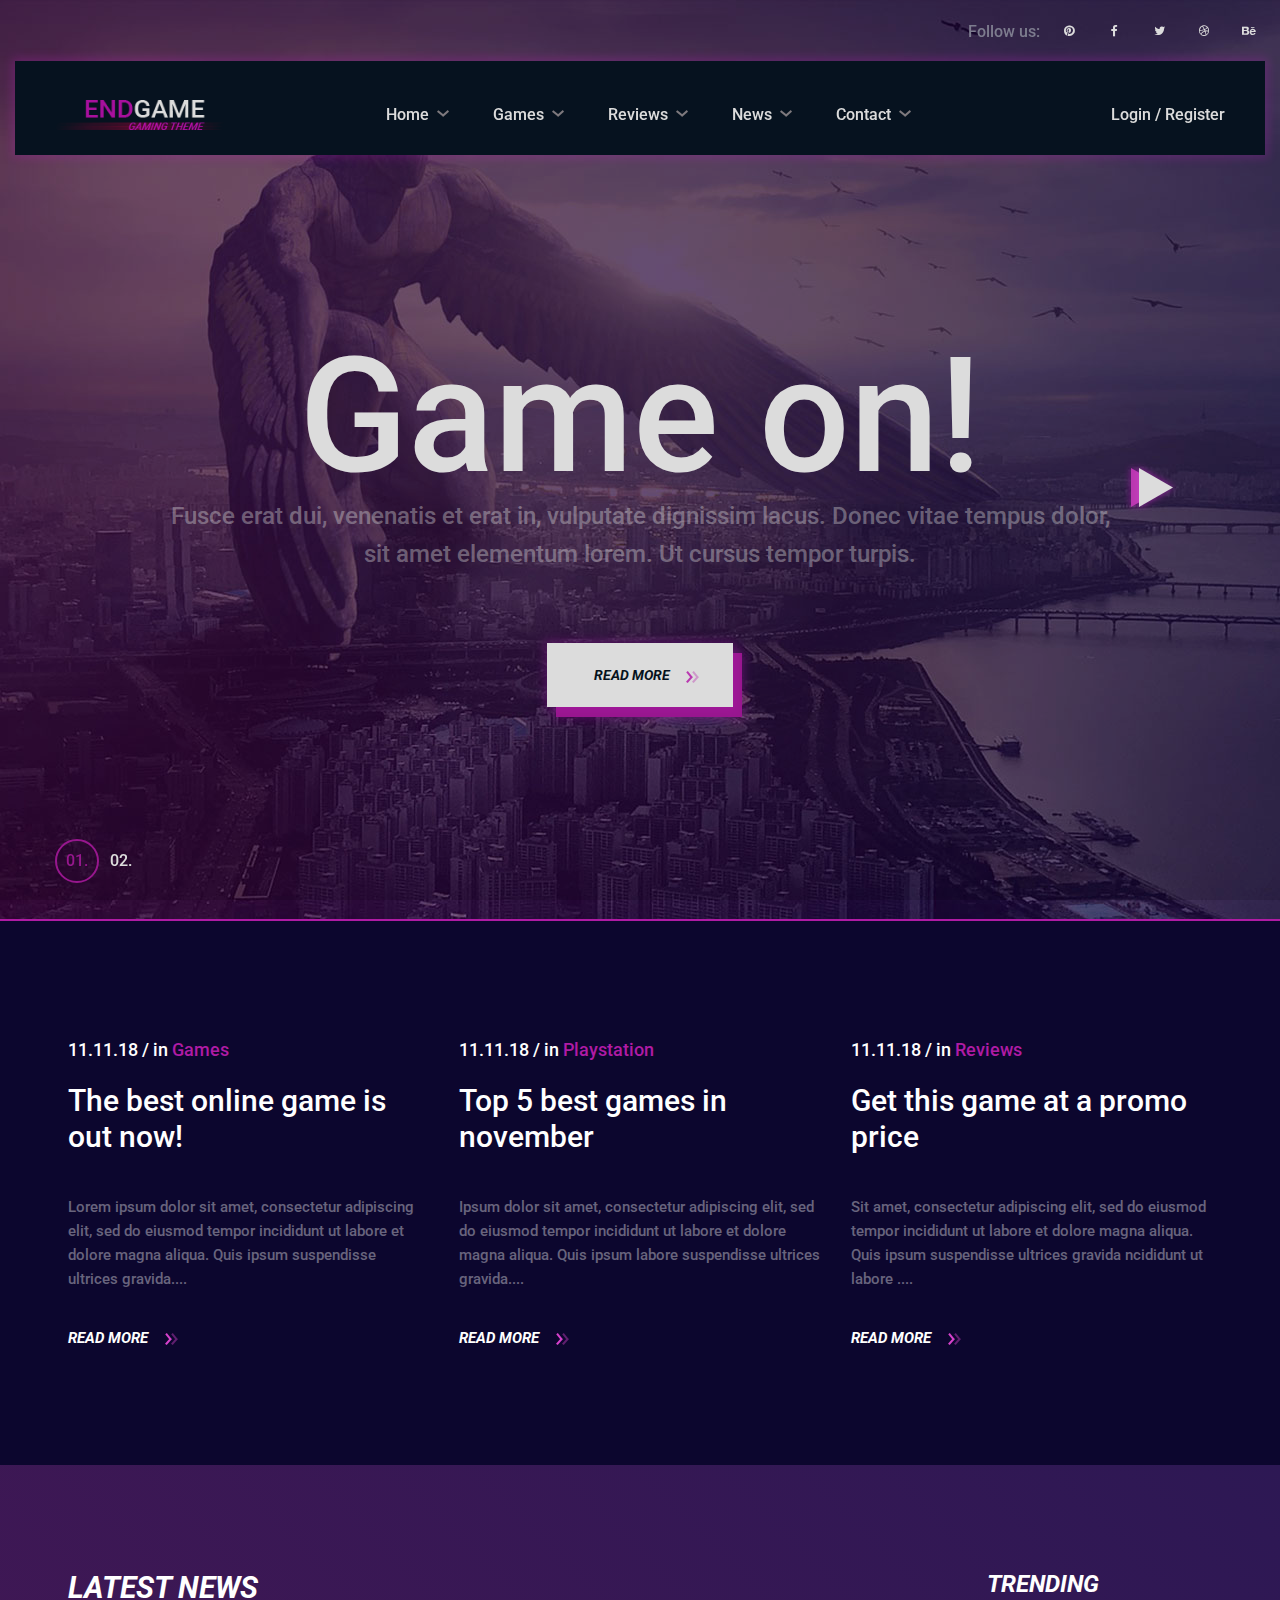
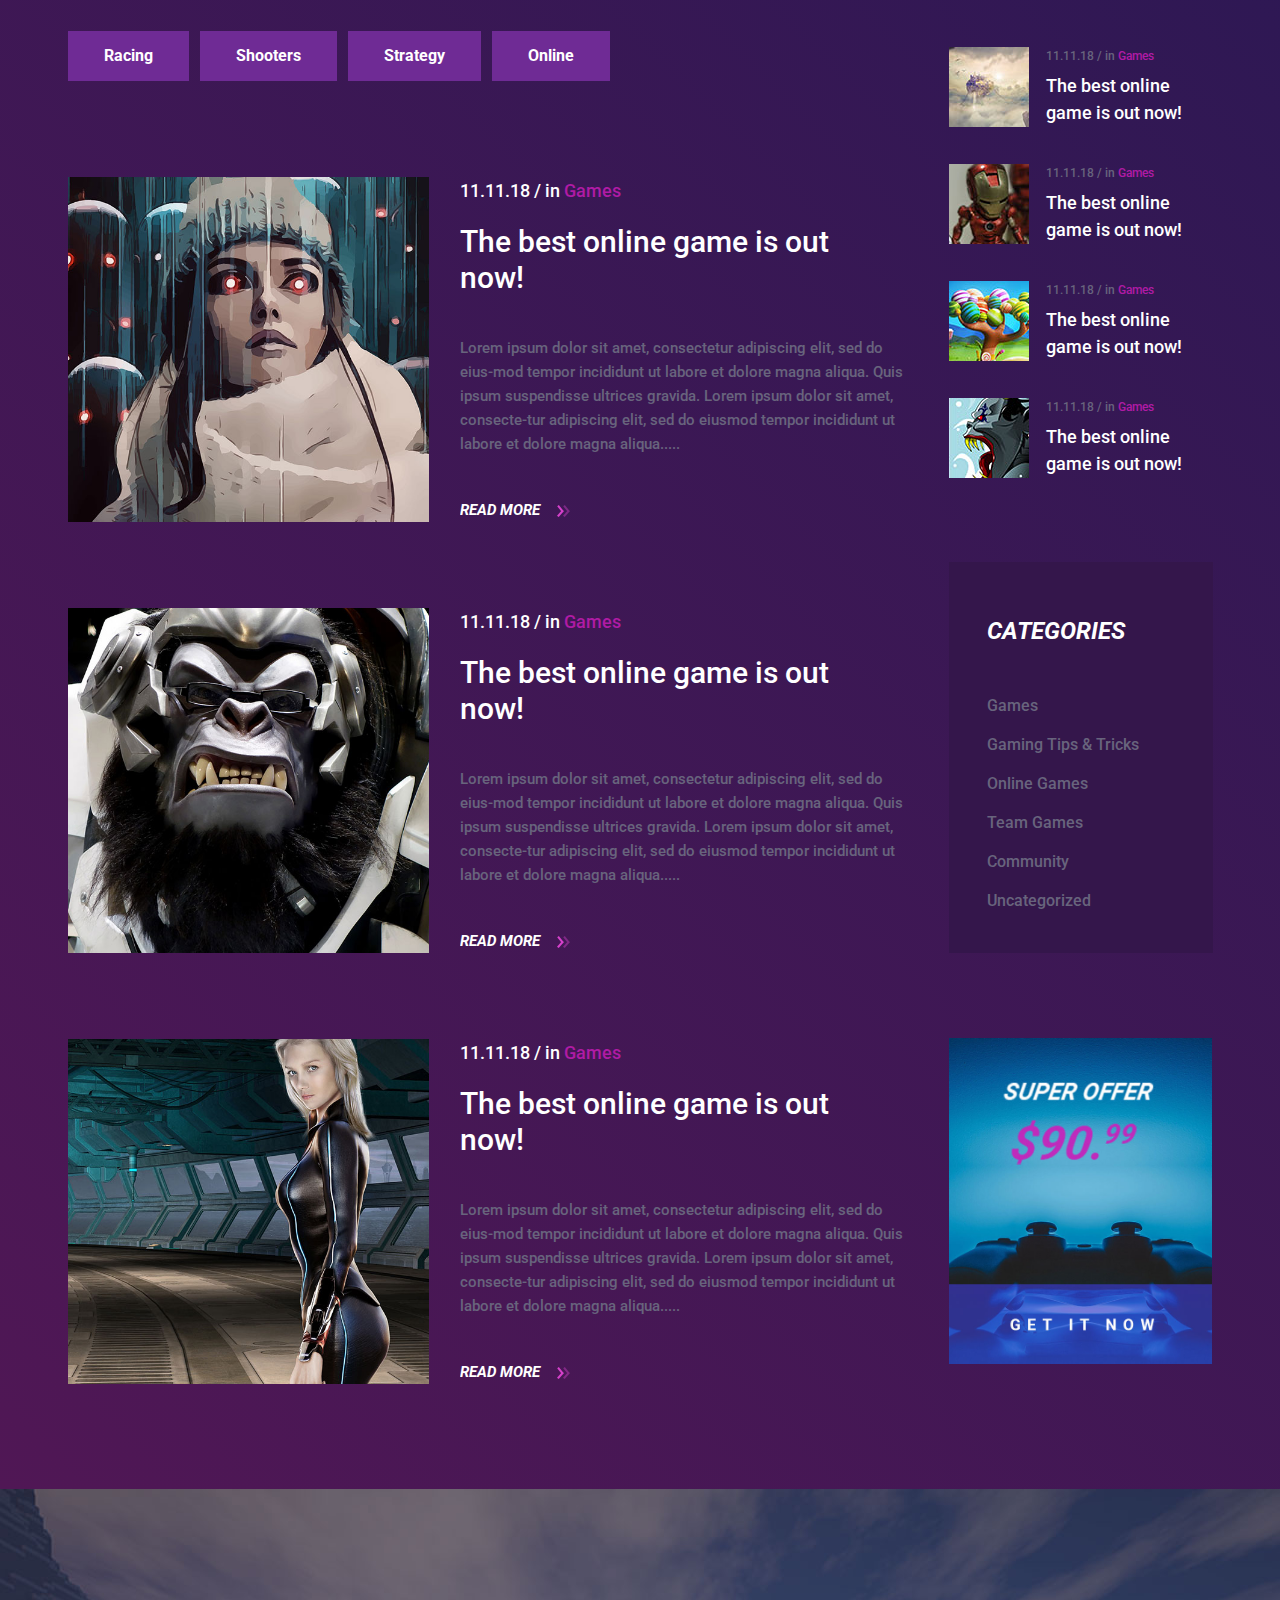
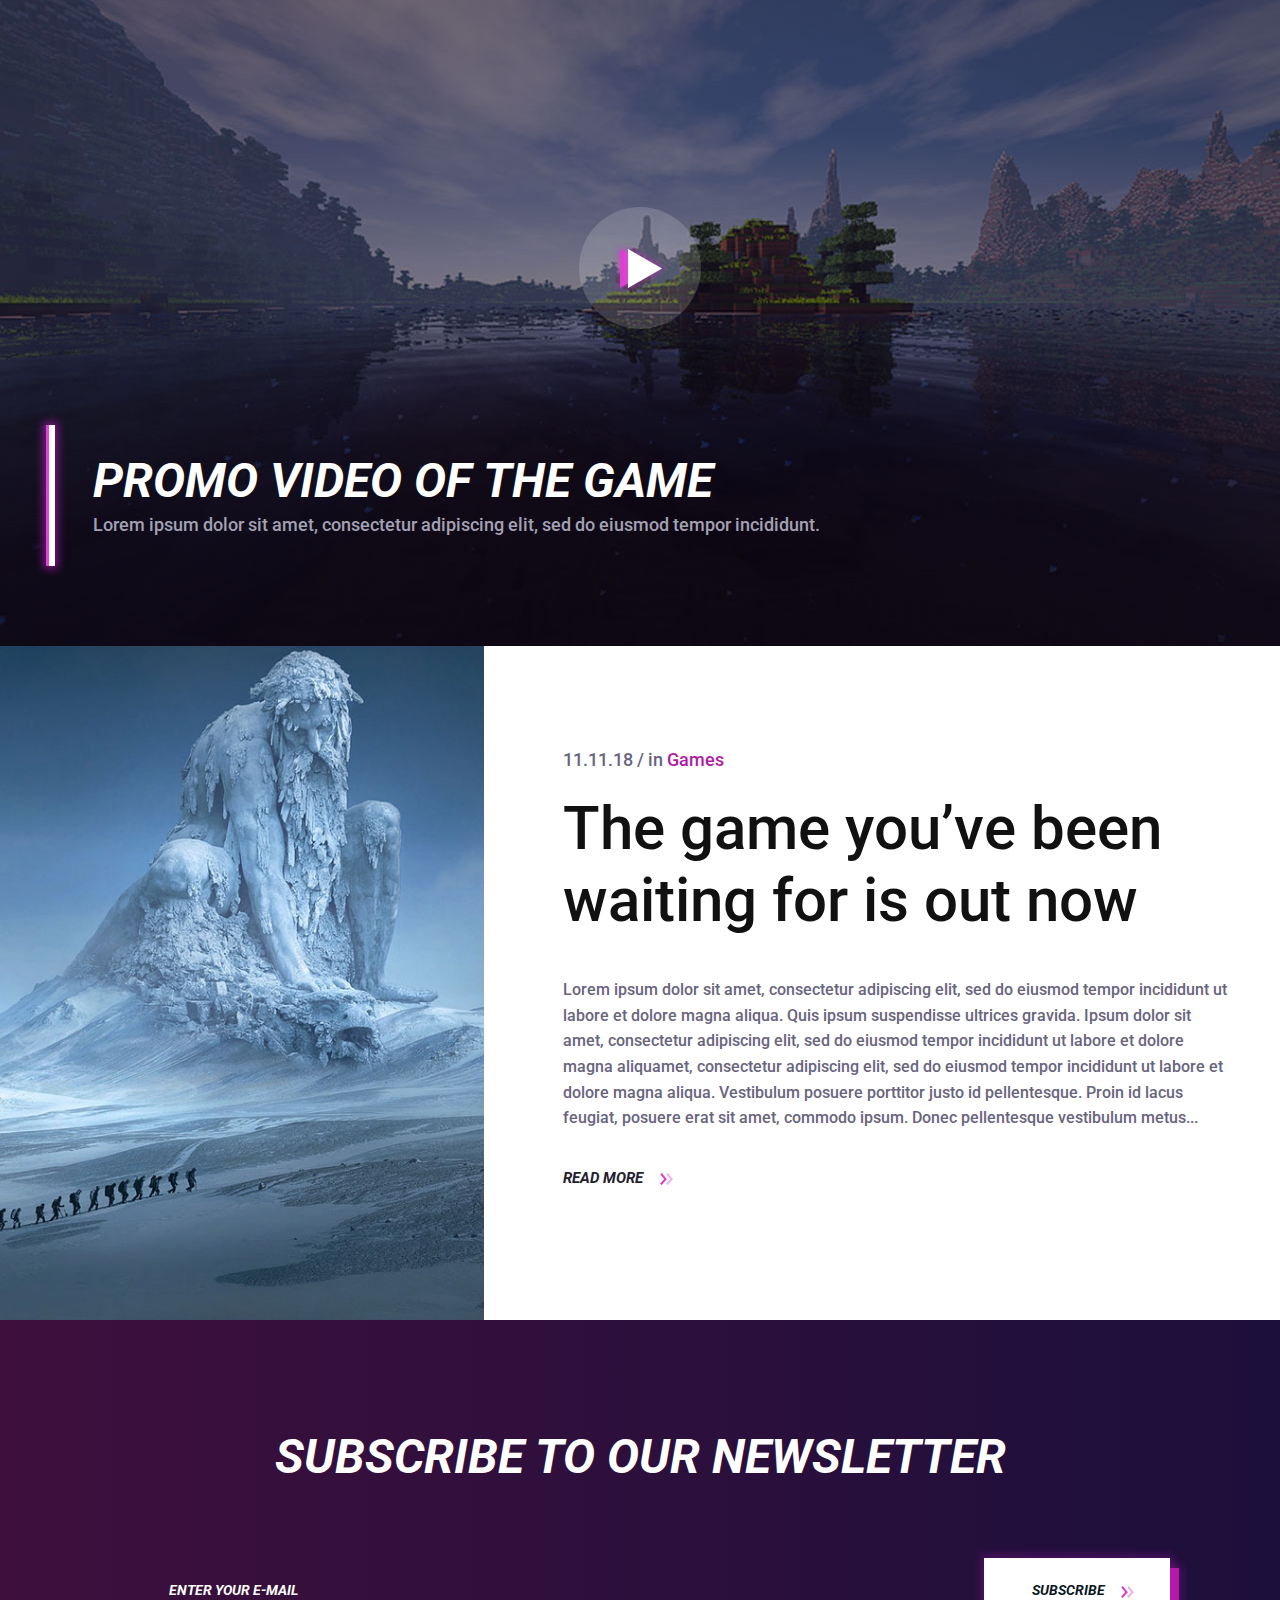
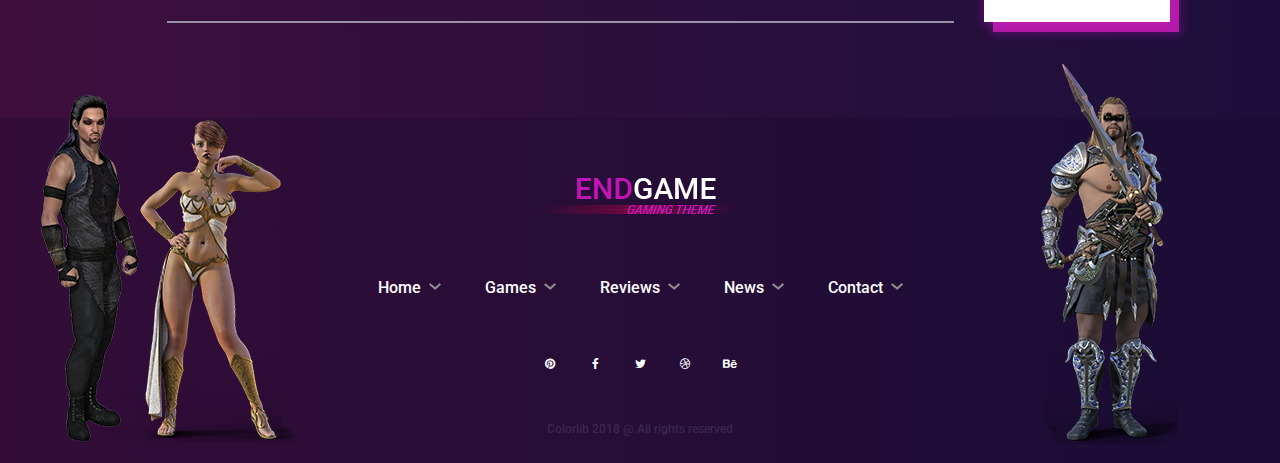
<file: index.html>
<!DOCTYPE html>
<html lang="zxx">
<head>
	<title>EndGam - Gaming Magazine Template</title>
	<meta charset="UTF-8">
	<meta name="description" content="EndGam Gaming Magazine Template">
	<meta name="keywords" content="endGam,gGaming, magazine, html">
	<meta name="viewport" content="width=device-width, initial-scale=1.0">
	<!-- Favicon -->
	<link href="img/favicon.ico" rel="shortcut icon"/>

	<!-- Google Font -->
	<link href="https://fonts.googleapis.com/css?family=Roboto:400,400i,500,500i,700,700i,900,900i" rel="stylesheet">


	<!-- Stylesheets -->
	<link rel="stylesheet" href="css/bootstrap.min.css"/>
	<link rel="stylesheet" href="css/font-awesome.min.css"/>
	<link rel="stylesheet" href="css/slicknav.min.css"/>
	<link rel="stylesheet" href="css/owl.carousel.min.css"/>
	<link rel="stylesheet" href="css/magnific-popup.css"/>
	<link rel="stylesheet" href="css/animate.css"/>

	<!-- Main Stylesheets -->
	<link rel="stylesheet" href="css/style.css"/>


	<!--[if lt IE 9]>
		  <script src="https://oss.maxcdn.com/html5shiv/3.7.2/html5shiv.min.js"></script>
	  <script src="https://oss.maxcdn.com/respond/1.4.2/respond.min.js"></script>
	<![endif]-->

</head>
<body>
	<!-- Page Preloder -->
	<div id="preloder">
		<div class="loader"></div>
	</div>

	<!-- Header section -->
	<header class="header-section">
		<div class="header-warp">
			<div class="header-social d-flex justify-content-end">
				<p>Follow us:</p>
				<a href="#"><i class="fa fa-pinterest"></i></a>
				<a href="#"><i class="fa fa-facebook"></i></a>
				<a href="#"><i class="fa fa-twitter"></i></a>
				<a href="#"><i class="fa fa-dribbble"></i></a>
				<a href="#"><i class="fa fa-behance"></i></a>
			</div>
			<div class="header-bar-warp d-flex">
				<!-- site logo -->
				<a href="home.html" class="site-logo">
					<img src="./img/logo.png" alt="">
				</a>
				<nav class="top-nav-area w-100">
					<div class="user-panel">
						<a href="">Login</a> / <a href="">Register</a>
					</div>
					<!-- Menu -->
					<ul class="main-menu primary-menu">
						<li><a href="home.html">Home</a></li>
						<li><a href="games.html">Games</a>
							<ul class="sub-menu">
								<li><a href="game-single.html">Game Singel</a></li>
							</ul>
						</li>
						<li><a href="review.html">Reviews</a></li>
						<li><a href="blog.html">News</a></li>
						<li><a href="contact.html">Contact</a></li>
					</ul>
				</nav>
			</div>
		</div>
	</header>
	<!-- Header section end -->


	<!-- Hero section -->
	<section class="hero-section overflow-hidden">
		<div class="hero-slider owl-carousel">
			<div class="hero-item set-bg d-flex align-items-center justify-content-center text-center" data-setbg="img/slider-bg-1.jpg">
				<div class="container">
					<h2>Game on!</h2>
					<p>Fusce erat dui, venenatis et erat in, vulputate dignissim lacus. Donec vitae tempus dolor,<br>sit amet elementum lorem. Ut cursus tempor turpis.</p>
					<a href="#" class="site-btn">Read More  <img src="img/icons/double-arrow.png" alt="#"/></a>
				</div>
			</div>
			<div class="hero-item set-bg d-flex align-items-center justify-content-center text-center" data-setbg="img/slider-bg-2.jpg">
				<div class="container">
					<h2>Game on!</h2>
					<p>Fusce erat dui, venenatis et erat in, vulputate dignissim lacus. Donec vitae tempus dolor,<br>sit amet elementum lorem. Ut cursus tempor turpis.</p>
					<a href="#" class="site-btn">Read More  <img src="img/icons/double-arrow.png" alt="#"/></a>
				</div>
			</div>
		</div>
	</section>
	<!-- Hero section end-->


	<!-- Intro section -->
	<section class="intro-section">
		<div class="container">
			<div class="row">
				<div class="col-md-4">
					<div class="intro-text-box text-box text-white">
						<div class="top-meta">11.11.18  /  in <a href="">Games</a></div>
						<h3>The best online game is out now!</h3>
						<p>Lorem ipsum dolor sit amet, consectetur adipiscing elit, sed do eiusmod tempor incididunt ut labore et dolore magna aliqua. Quis ipsum suspendisse ultrices gravida....</p>
						<a href="#" class="read-more">Read More  <img src="img/icons/double-arrow.png" alt="#"/></a>
					</div>
				</div>
				<div class="col-md-4">
					<div class="intro-text-box text-box text-white">
						<div class="top-meta">11.11.18  /  in <a href="">Playstation</a></div>
						<h3>Top 5 best games in november</h3>
						<p>Ipsum dolor sit amet, consectetur adipiscing elit, sed do eiusmod tempor incididunt ut labore et dolore magna aliqua. Quis ipsum  labore suspendisse ultrices gravida....</p>
						<a href="#" class="read-more">Read More  <img src="img/icons/double-arrow.png" alt="#"/></a>
					</div>
				</div>
				<div class="col-md-4">
					<div class="intro-text-box text-box text-white">
						<div class="top-meta">11.11.18  /  in <a href="">Reviews</a></div>
						<h3>Get this game at a promo price</h3>
						<p>Sit amet, consectetur adipiscing elit, sed do eiusmod tempor incididunt ut labore et dolore magna aliqua. Quis ipsum suspendisse ultrices gravida ncididunt ut labore ....</p>
						<a href="#" class="read-more">Read More  <img src="img/icons/double-arrow.png" alt="#"/></a>
					</div>
				</div>
			</div>
		</div>
	</section>
	<!-- Intro section end -->


	<!-- Blog section -->
	<section class="blog-section spad">
		<div class="container">
			<div class="row">
				<div class="col-xl-9 col-lg-8 col-md-7">
					<div class="section-title text-white">
						<h2>Latest News</h2>
					</div>
					<ul class="blog-filter">
						<li><a href="#">Racing</a></li>
						<li><a href="#">Shooters</a></li>
						<li><a href="#">Strategy</a></li>
						<li><a href="#">Online</a></li>
					</ul>
					<!-- Blog item -->
					<div class="blog-item">
						<div class="blog-thumb">
							<img src="./img/blog/1.jpg" alt="">
						</div>
						<div class="blog-text text-box text-white">
							<div class="top-meta">11.11.18  /  in <a href="">Games</a></div>
							<h3>The best online game is out now!</h3>
							<p>Lorem ipsum dolor sit amet, consectetur adipiscing elit, sed do eius-mod tempor incididunt ut labore et dolore magna aliqua. Quis ipsum suspendisse ultrices gravida. Lorem ipsum dolor sit amet, consecte-tur adipiscing elit, sed do eiusmod tempor incididunt ut labore et dolore magna aliqua.....</p>
							<a href="#" class="read-more">Read More  <img src="img/icons/double-arrow.png" alt="#"/></a>
						</div>
					</div>
					<!-- Blog item -->
					<div class="blog-item">
						<div class="blog-thumb">
							<img src="./img/blog/2.jpg" alt="">
						</div>
						<div class="blog-text text-box text-white">
							<div class="top-meta">11.11.18  /  in <a href="">Games</a></div>
							<h3>The best online game is out now!</h3>
							<p>Lorem ipsum dolor sit amet, consectetur adipiscing elit, sed do eius-mod tempor incididunt ut labore et dolore magna aliqua. Quis ipsum suspendisse ultrices gravida. Lorem ipsum dolor sit amet, consecte-tur adipiscing elit, sed do eiusmod tempor incididunt ut labore et dolore magna aliqua.....</p>
							<a href="#" class="read-more">Read More  <img src="img/icons/double-arrow.png" alt="#"/></a>
						</div>
					</div>
					<!-- Blog item -->
					<div class="blog-item">
						<div class="blog-thumb">
							<img src="./img/blog/3.jpg" alt="">
						</div>
						<div class="blog-text text-box text-white">
							<div class="top-meta">11.11.18  /  in <a href="">Games</a></div>
							<h3>The best online game is out now!</h3>
							<p>Lorem ipsum dolor sit amet, consectetur adipiscing elit, sed do eius-mod tempor incididunt ut labore et dolore magna aliqua. Quis ipsum suspendisse ultrices gravida. Lorem ipsum dolor sit amet, consecte-tur adipiscing elit, sed do eiusmod tempor incididunt ut labore et dolore magna aliqua.....</p>
							<a href="#" class="read-more">Read More  <img src="img/icons/double-arrow.png" alt="#"/></a>
						</div>
					</div>
				</div>
				<div class="col-xl-3 col-lg-4 col-md-5 sidebar">
					<div id="stickySidebar">
						<div class="widget-item">
							<h4 class="widget-title">Trending</h4>
							<div class="trending-widget">
								<div class="tw-item">
									<div class="tw-thumb">
										<img src="./img/blog-widget/1.jpg" alt="#">
									</div>
									<div class="tw-text">
										<div class="tw-meta">11.11.18  /  in <a href="">Games</a></div>
										<h5>The best online game is out now!</h5>
									</div>
								</div>
								<div class="tw-item">
									<div class="tw-thumb">
										<img src="./img/blog-widget/2.jpg" alt="#">
									</div>
									<div class="tw-text">
										<div class="tw-meta">11.11.18  /  in <a href="">Games</a></div>
										<h5>The best online game is out now!</h5>
									</div>
								</div>
								<div class="tw-item">
									<div class="tw-thumb">
										<img src="./img/blog-widget/3.jpg" alt="#">
									</div>
									<div class="tw-text">
										<div class="tw-meta">11.11.18  /  in <a href="">Games</a></div>
										<h5>The best online game is out now!</h5>
									</div>
								</div>
								<div class="tw-item">
									<div class="tw-thumb">
										<img src="./img/blog-widget/4.jpg" alt="#">
									</div>
									<div class="tw-text">
										<div class="tw-meta">11.11.18  /  in <a href="">Games</a></div>
										<h5>The best online game is out now!</h5>
									</div>
								</div>
							</div>
						</div>
						<div class="widget-item">
							<div class="categories-widget">
								<h4 class="widget-title">categories</h4>
								<ul>
									<li><a href="">Games</a></li>
									<li><a href="">Gaming Tips & Tricks</a></li>
									<li><a href="">Online Games</a></li>
									<li><a href="">Team Games</a></li>
									<li><a href="">Community</a></li>
									<li><a href="">Uncategorized</a></li>
								</ul>
							</div>
						</div>
						<div class="widget-item">
						<a href="#" class="add">
							<img src="./img/add.jpg" alt="">
						</a>
					</div>
					</div>
				</div>
			</div>
		</div>
	</section>
	<!-- Blog section end -->


	<!-- Intro section -->
	<section class="intro-video-section set-bg d-flex align-items-end " data-setbg="./img/promo-bg.jpg">
		<a href="https://www.youtube.com/watch?v=uFsGy5x_fyQ" class="video-play-btn video-popup"><img src="img/icons/solid-right-arrow.png" alt="#"></a>
		<div class="container">
			<div class="video-text">
				<h2>Promo video of the game</h2>
				<p>Lorem ipsum dolor sit amet, consectetur adipiscing elit, sed do eiusmod tempor incididunt.</p>
			</div>
		</div>
	</section>
	<!-- Intro section end -->


	<!-- Featured section -->
	<section class="featured-section">
		<div class="featured-bg set-bg" data-setbg="img/featured-bg.jpg"></div>
		<div class="featured-box">
			<div class="text-box">
				<div class="top-meta">11.11.18  /  in <a href="">Games</a></div>
				<h3>The game you’ve been waiting  for is out now</h3>
				<p>Lorem ipsum dolor sit amet, consectetur adipiscing elit, sed do eiusmod tempor incididunt ut labore et dolore magna aliqua. Quis ipsum suspendisse ultrices gravida. Ipsum dolor sit amet, consectetur adipiscing elit, sed do eiusmod tempor incididunt ut labore et dolore magna aliquamet, consectetur adipiscing elit, sed do eiusmod tempor incididunt ut labore et dolore magna aliqua. Vestibulum posuere porttitor justo id pellentesque. Proin id lacus feugiat, posuere erat sit amet, commodo ipsum. Donec pellentesque vestibulum metus...</p>
				<a href="#" class="read-more">Read More  <img src="img/icons/double-arrow.png" alt="#"/></a>
			</div>
		</div>
	</section>
	<!-- Featured section end-->



	<!-- Newsletter section -->
	<section class="newsletter-section">
		<div class="container">
			<h2>Subscribe to our newsletter</h2>
			<form class="newsletter-form">
				<input type="text" placeholder="ENTER YOUR E-MAIL">
				<button class="site-btn">subscribe  <img src="img/icons/double-arrow.png" alt="#"/></button>
			</form>
		</div>
	</section>
	<!-- Newsletter section end -->


	<!-- Footer section -->
	<footer class="footer-section">
		<div class="container">
			<div class="footer-left-pic">
				<img src="img/footer-left-pic.png" alt="">
			</div>
			<div class="footer-right-pic">
				<img src="img/footer-right-pic.png" alt="">
			</div>
			<a href="#" class="footer-logo">
				<img src="./img/logo.png" alt="">
			</a>
			<ul class="main-menu footer-menu">
				<li><a href="">Home</a></li>
				<li><a href="">Games</a></li>
				<li><a href="">Reviews</a></li>
				<li><a href="">News</a></li>
				<li><a href="">Contact</a></li>
			</ul>
			<div class="footer-social d-flex justify-content-center">
				<a href="#"><i class="fa fa-pinterest"></i></a>
				<a href="#"><i class="fa fa-facebook"></i></a>
				<a href="#"><i class="fa fa-twitter"></i></a>
				<a href="#"><i class="fa fa-dribbble"></i></a>
				<a href="#"><i class="fa fa-behance"></i></a>
			</div>
			<div class="copyright"><a href="">Colorlib</a> 2018 @ All rights reserved</div>
		</div>
	</footer>
	<!-- Footer section end -->


	<!--====== Javascripts & Jquery ======-->
	<script src="js/jquery-3.2.1.min.js"></script>
	<script src="js/bootstrap.min.js"></script>
	<script src="js/jquery.slicknav.min.js"></script>
	<script src="js/owl.carousel.min.js"></script>
	<script src="js/jquery.sticky-sidebar.min.js"></script>
	<script src="js/jquery.magnific-popup.min.js"></script>
	<script src="js/main.js"></script>

	</body>
</html>
</file>
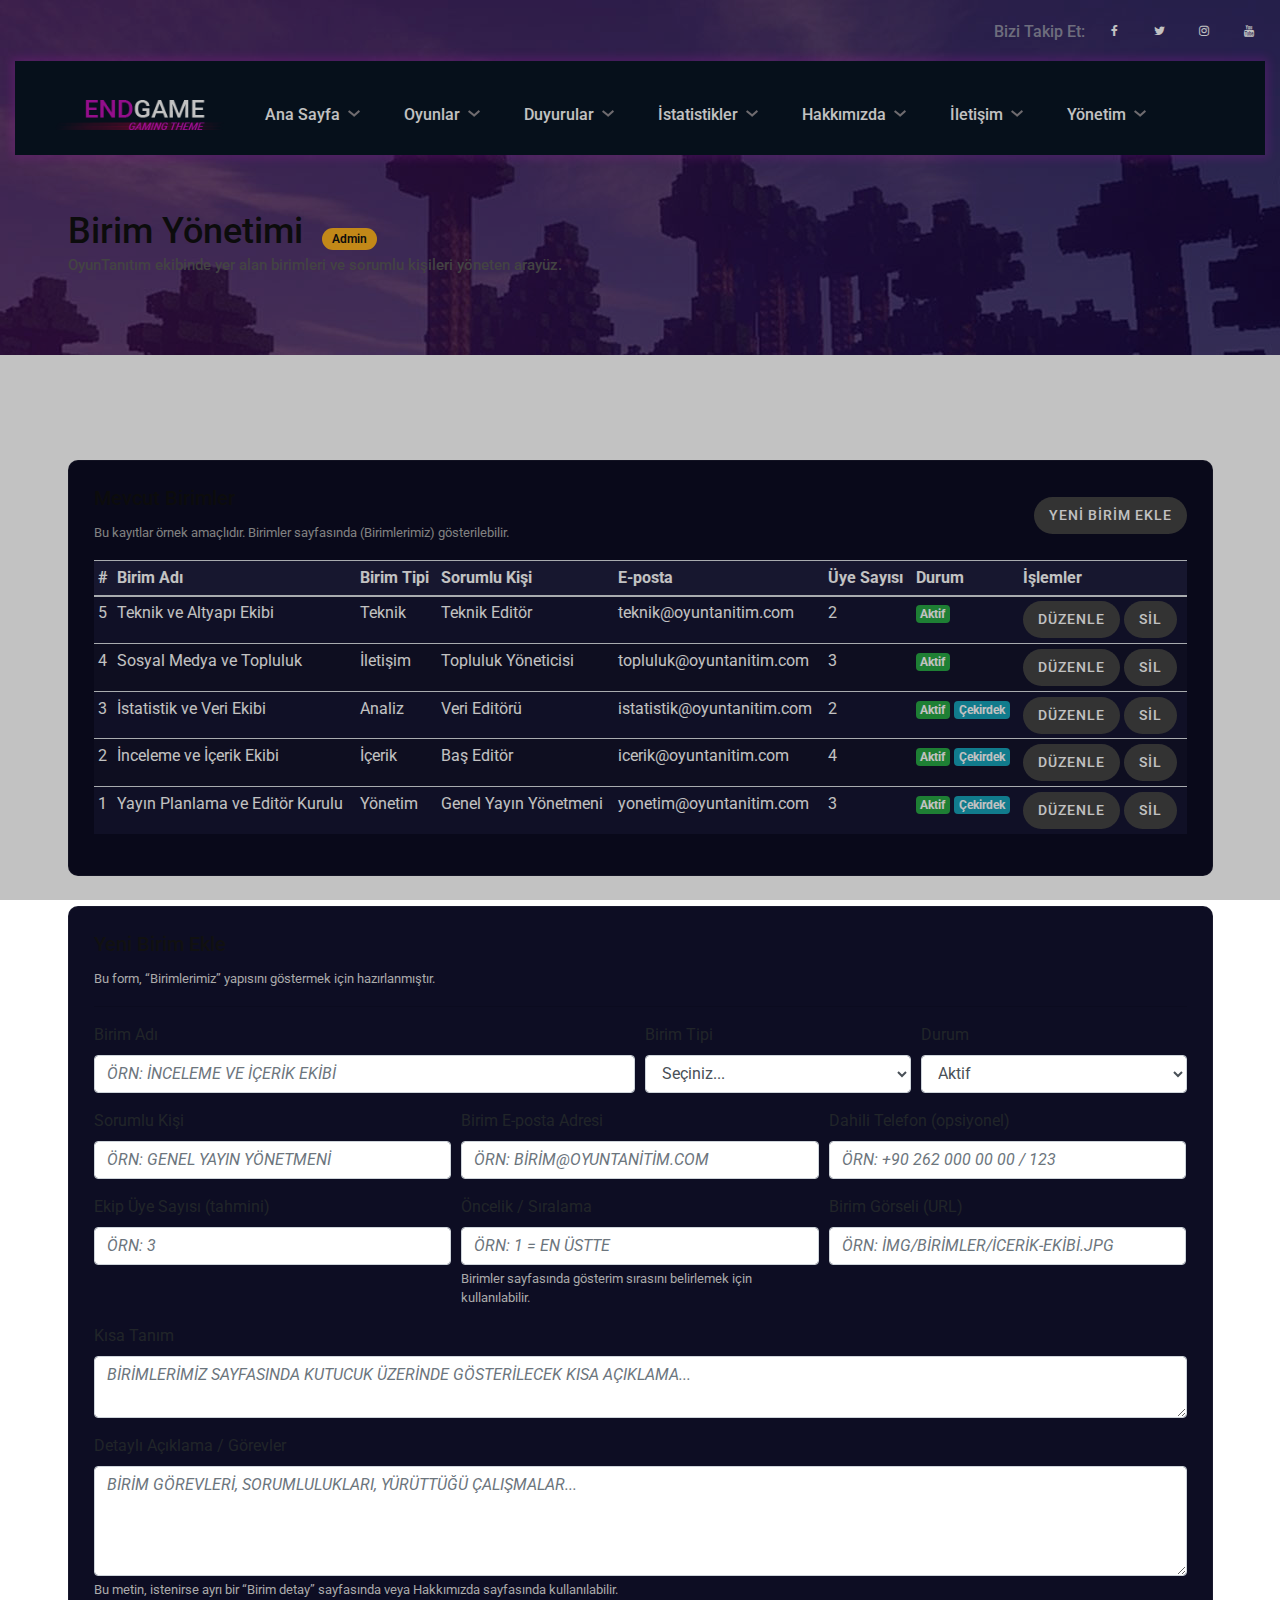
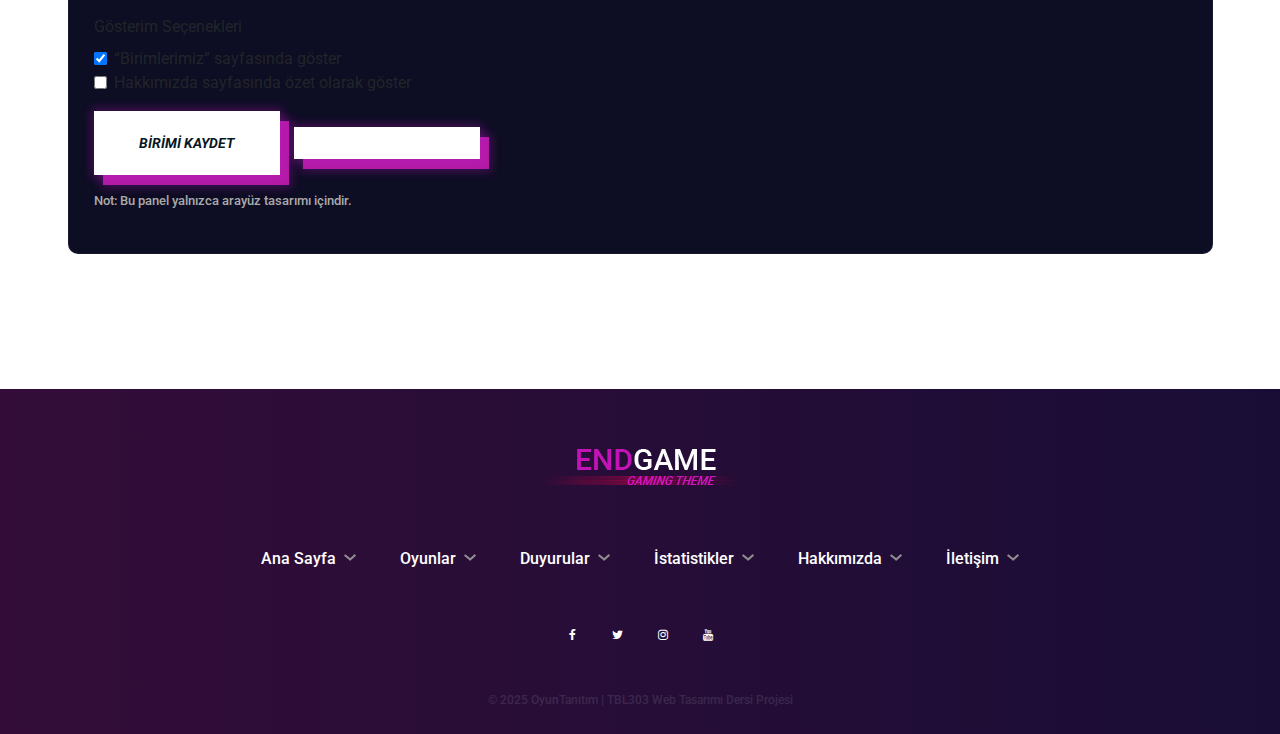
<file: admin-birimler.html>
<!DOCTYPE html>
<html lang="tr">
<head>
  <title>Yönetim Paneli - Birim Yönetimi | OyunTanıtım</title>
  <meta charset="UTF-8">
  <meta name="description" content="OyunTanıtım birim yönetimi paneli">
  <meta name="viewport" content="width=device-width, initial-scale=1.0">

  <link href="img/favicon.ico" rel="shortcut icon"/>
  <link href="https://fonts.googleapis.com/css?family=Roboto:400,500,700,900&display=swap" rel="stylesheet">

  <!-- CSS -->
  <link rel="stylesheet" href="css/bootstrap.min.css"/>
  <link rel="stylesheet" href="css/font-awesome.min.css"/>
  <link rel="stylesheet" href="css/slicknav.min.css"/>
  <link rel="stylesheet" href="css/owl.carousel.min.css"/>
  <link rel="stylesheet" href="css/magnific-popup.css"/>
  <link rel="stylesheet" href="css/animate.css"/>
  <link rel="stylesheet" href="css/style.css"/>

  <style>
    .admin-badge {
      display: inline-block;
      padding: 4px 10px;
      border-radius: 20px;
      font-size: 12px;
      background: #ffb320;
      color: #111;
      font-weight: 600;
      margin-left: 10px;
    }
    .admin-card {
      background: #0d0d23;
      border-radius: 10px;
      padding: 25px;
      margin-bottom: 30px;
      border: 1px solid rgba(255,255,255,0.05);
    }
    .admin-card h3 {
      font-size: 20px;
      margin-bottom: 10px;
    }
    .admin-card small {
      color: #aaa;
    }
    .form-text {
      color: #aaa;
      font-size: 13px;
    }
    .table-dark-custom {
      background: #161632;
      color: #fff;
    }
    .table-dark-custom thead {
      background: #1f1f3f;
    }
    .table-dark-custom tbody tr:nth-child(even) {
      background: #13132b;
    }
    .site-btn-secondary {
      background: #444;
      border: none;
      color: #fff;
      font-size: 14px;
      padding: 8px 15px;
      border-radius: 30px;
      text-transform: uppercase;
      font-weight: 500;
      letter-spacing: 1px;
      display: inline-block;
    }
    .site-btn-secondary:hover {
      opacity: 0.9;
      color: #fff;
      text-decoration: none;
    }
    .badge-active {
      background-color: #28a745;
    }
    .badge-passive {
      background-color: #6c757d;
    }
    .badge-core {
      background-color: #17a2b8;
    }
  </style>
</head>

<body>

<div id="preloder"><div class="loader"></div></div>

<!-- Header -->
<header class="header-section">
  <div class="header-warp">

    <div class="header-social d-flex justify-content-end">
      <p>Bizi Takip Et:</p>
      <a href="#"><i class="fa fa-facebook"></i></a>
      <a href="#"><i class="fa fa-twitter"></i></a>
      <a href="#"><i class="fa fa-instagram"></i></a>
      <a href="#"><i class="fa fa-youtube"></i></a>
    </div>

    <div class="header-bar-warp d-flex">
      <a href="index.html" class="site-logo"><img src="img/logo.png" alt="OyunTanıtım"></a>

      <nav class="top-nav-area w-100">
        <ul class="main-menu primary-menu">
          <li><a href="index.html">Ana Sayfa</a></li>

          <li>
            <a href="#">Oyunlar</a>
            <ul class="sub-menu">
              <li><a href="games.html">Tüm Oyunlar</a></li>
              <li><a href="kategori-aksiyon.html">Aksiyon</a></li>
              <li><a href="kategori-macera.html">Macera</a></li>
              <li><a href="kategori-kooperatif.html">Kooperatif</a></li>
              <li><a href="kategori-fps.html">FPS</a></li>
              <li><a href="kategori-rpg.html">RPG</a></li>
            </ul>
          </li>

          <li><a href="duyurular.html">Duyurular</a></li>
          <li><a href="istatistikler.html">İstatistikler</a></li>
          <li><a href="about.html">Hakkımızda</a></li>
          <li><a href="contact.html">İletişim</a></li>

          <!-- Admin menü grubu -->
          <li class="active">
            <a href="#">Yönetim</a>
            <ul class="sub-menu">
              <li><a href="admin-duyurular.html">Duyuru Yönetimi</a></li>
              <li><a href="admin-oyunlar.html">Oyun Yönetimi</a></li>
              <li><a href="admin-birimler.html">Birim Yönetimi</a></li>
            </ul>
          </li>
        </ul>
      </nav>

    </div>
  </div>
</header>

<!-- Başlık -->
<section class="page-top-section set-bg" data-setbg="img/page-top-bg/3.jpg">
  <div class="container">
    <h2>Birim Yönetimi <span class="admin-badge">Admin</span></h2>
    <p>OyunTanıtım ekibinde yer alan birimleri ve sorumlu kişileri yöneten arayüz.</p>
  </div>
</section>

<!-- İçerik -->
<section class="page-section spad">
  <div class="container">

    <!-- Mevcut Birimler -->
    <div class="admin-card">
      <div class="d-flex justify-content-between align-items-center mb-3">
        <div>
          <h3>Mevcut Birimler</h3>
          <small>Bu kayıtlar örnek amaçlıdır. Birimler sayfasında (Birimlerimiz) gösterilebilir.</small>
        </div>
        <a href="#yeniBirimFormu" class="site-btn-secondary">Yeni Birim Ekle</a>
      </div>

      <div class="table-responsive">
        <table class="table table-dark-custom table-sm">
          <thead>
            <tr>
              <th>#</th>
              <th>Birim Adı</th>
              <th>Birim Tipi</th>
              <th>Sorumlu Kişi</th>
              <th>E-posta</th>
              <th>Üye Sayısı</th>
              <th>Durum</th>
              <th>İşlemler</th>
            </tr>
          </thead>
          <tbody>
            <tr>
              <td>5</td>
              <td>Teknik ve Altyapı Ekibi</td>
              <td>Teknik</td>
              <td>Teknik Editör</td>
              <td>teknik@oyuntanitim.com</td>
              <td>2</td>
              <td>
                <span class="badge badge-active">Aktif</span>
              </td>
              <td>
                <button class="site-btn-secondary btn-sm">Düzenle</button>
                <button class="site-btn-secondary btn-sm">Sil</button>
              </td>
            </tr>
            <tr>
              <td>4</td>
              <td>Sosyal Medya ve Topluluk</td>
              <td>İletişim</td>
              <td>Topluluk Yöneticisi</td>
              <td>topluluk@oyuntanitim.com</td>
              <td>3</td>
              <td>
                <span class="badge badge-active">Aktif</span>
              </td>
              <td>
                <button class="site-btn-secondary btn-sm">Düzenle</button>
                <button class="site-btn-secondary btn-sm">Sil</button>
              </td>
            </tr>
            <tr>
              <td>3</td>
              <td>İstatistik ve Veri Ekibi</td>
              <td>Analiz</td>
              <td>Veri Editörü</td>
              <td>istatistik@oyuntanitim.com</td>
              <td>2</td>
              <td>
                <span class="badge badge-active">Aktif</span>
                <span class="badge badge-core">Çekirdek</span>
              </td>
              <td>
                <button class="site-btn-secondary btn-sm">Düzenle</button>
                <button class="site-btn-secondary btn-sm">Sil</button>
              </td>
            </tr>
            <tr>
              <td>2</td>
              <td>İnceleme ve İçerik Ekibi</td>
              <td>İçerik</td>
              <td>Baş Editör</td>
              <td>icerik@oyuntanitim.com</td>
              <td>4</td>
              <td>
                <span class="badge badge-active">Aktif</span>
                <span class="badge badge-core">Çekirdek</span>
              </td>
              <td>
                <button class="site-btn-secondary btn-sm">Düzenle</button>
                <button class="site-btn-secondary btn-sm">Sil</button>
              </td>
            </tr>
            <tr>
              <td>1</td>
              <td>Yayın Planlama ve Editör Kurulu</td>
              <td>Yönetim</td>
              <td>Genel Yayın Yönetmeni</td>
              <td>yonetim@oyuntanitim.com</td>
              <td>3</td>
              <td>
                <span class="badge badge-active">Aktif</span>
                <span class="badge badge-core">Çekirdek</span>
              </td>
              <td>
                <button class="site-btn-secondary btn-sm">Düzenle</button>
                <button class="site-btn-secondary btn-sm">Sil</button>
              </td>
            </tr>
          </tbody>
        </table>
      </div>
    </div>

    <!-- Yeni Birim Ekle -->
    <div class="admin-card" id="yeniBirimFormu">
      <h3>Yeni Birim Ekle</h3>
      <small>Bu form, “Birimlerimiz” yapısını göstermek için hazırlanmıştır.</small>
      <hr>

      <form id="adminBirimForm">
        <div class="form-row">
          <div class="form-group col-md-6">
            <label for="birimAdi">Birim Adı</label>
            <input type="text" class="form-control" id="birimAdi"
                   placeholder="Örn: İnceleme ve İçerik Ekibi">
          </div>
          <div class="form-group col-md-3">
            <label for="birimTipi">Birim Tipi</label>
            <select id="birimTipi" class="form-control">
              <option selected>Seçiniz...</option>
              <option>Yönetim</option>
              <option>İçerik</option>
              <option>Analiz</option>
              <option>İletişim</option>
              <option>Teknik</option>
              <option>Destek</option>
              <option>Diğer</option>
            </select>
          </div>
          <div class="form-group col-md-3">
            <label for="birimDurum">Durum</label>
            <select id="birimDurum" class="form-control">
              <option>Aktif</option>
              <option>Pasif</option>
              <option>Planlanıyor</option>
            </select>
          </div>
        </div>

        <div class="form-row">
          <div class="form-group col-md-4">
            <label for="sorumluKisi">Sorumlu Kişi</label>
            <input type="text" class="form-control" id="sorumluKisi"
                   placeholder="Örn: Genel Yayın Yönetmeni">
          </div>
          <div class="form-group col-md-4">
            <label for="birimEposta">Birim E-posta Adresi</label>
            <input type="email" class="form-control" id="birimEposta"
                   placeholder="Örn: birim@oyuntanitim.com">
          </div>
          <div class="form-group col-md-4">
            <label for="birimTelefon">Dahili Telefon (opsiyonel)</label>
            <input type="text" class="form-control" id="birimTelefon"
                   placeholder="Örn: +90 262 000 00 00 / 123">
          </div>
        </div>

        <div class="form-row">
          <div class="form-group col-md-4">
            <label for="uyeSayisi">Ekip Üye Sayısı (tahmini)</label>
            <input type="number" min="1" class="form-control" id="uyeSayisi"
                   placeholder="Örn: 3">
          </div>
          <div class="form-group col-md-4">
            <label for="birimOncelik">Öncelik / Sıralama</label>
            <input type="number" min="1" class="form-control" id="birimOncelik"
                   placeholder="Örn: 1 = En üstte">
            <small class="form-text">
              Birimler sayfasında gösterim sırasını belirlemek için kullanılabilir.
            </small>
          </div>
          <div class="form-group col-md-4">
            <label for="birimGorsel">Birim Görseli (URL)</label>
            <input type="text" class="form-control" id="birimGorsel"
                   placeholder="Örn: img/birimler/icerik-ekibi.jpg">
          </div>
        </div>

        <div class="form-group">
          <label for="kisaTanim">Kısa Tanım</label>
          <textarea id="kisaTanim" class="form-control" rows="2"
            placeholder="Birimlerimiz sayfasında kutucuk üzerinde gösterilecek kısa açıklama..."></textarea>
        </div>

        <div class="form-group">
          <label for="detayTanim">Detaylı Açıklama / Görevler</label>
          <textarea id="detayTanim" class="form-control" rows="4"
            placeholder="Birim görevleri, sorumlulukları, yürüttüğü çalışmalar..."></textarea>
          <small class="form-text">
            Bu metin, istenirse ayrı bir “Birim detay” sayfasında veya Hakkımızda sayfasında kullanılabilir.
          </small>
        </div>

        <div class="form-group">
          <label>Gösterim Seçenekleri</label>
          <div class="form-check">
            <input class="form-check-input" type="checkbox" id="birimlerSayfasindaGoster" checked>
            <label class="form-check-label" for="birimlerSayfasindaGoster">
              “Birimlerimiz” sayfasında göster
            </label>
          </div>
          <div class="form-check">
            <input class="form-check-input" type="checkbox" id="hakkimizdadaGoster">
            <label class="form-check-label" for="hakkimizdadaGoster">
              Hakkımızda sayfasında özet olarak göster
            </label>
          </div>
        </div>

        <button type="submit" class="site-btn">Birimi Kaydet</button>
        <button type="reset" class="site-btn site-btn-secondary" style="margin-left:10px;">Formu Temizle</button>

        <p class="form-text mt-3">
          Not: Bu panel yalnızca arayüz tasarımı içindir.
        </p>
      </form>
    </div>

  </div>
</section>

<!-- Footer -->
<footer class="footer-section">
  <div class="container">

    <a href="index.html" class="footer-logo"><img src="img/logo.png" alt="OyunTanıtım"></a>

    <ul class="main-menu footer-menu">
      <li><a href="index.html">Ana Sayfa</a></li>
      <li><a href="games.html">Oyunlar</a></li>
      <li><a href="duyurular.html">Duyurular</a></li>
      <li><a href="istatistikler.html">İstatistikler</a></li>
      <li><a href="about.html">Hakkımızda</a></li>
      <li><a href="contact.html">İletişim</a></li>
    </ul>

    <div class="footer-social d-flex justify-content-center">
      <a href="#"><i class="fa fa-facebook"></i></a>
      <a href="#"><i class="fa fa-twitter"></i></a>
      <a href="#"><i class="fa fa-instagram"></i></a>
      <a href="#"><i class="fa fa-youtube"></i></a>
    </div>

    <div class="copyright">
      © 2025 OyunTanıtım | TBL303 Web Tasarımı Dersi Projesi
    </div>
  </div>
</footer>

<!-- JS -->
<script src="js/jquery-3.2.1.min.js"></script>
<script src="js/bootstrap.min.js"></script>
<script src="js/jquery.slicknav.min.js"></script>
<script src="js/owl.carousel.min.js"></script>
<script src="js/jquery.sticky-sidebar.min.js"></script>
<script src="js/jquery.magnific-popup.min.js"></script>
<script src="js/main.js"></script>

<script>
  // Admin birim formu: demo uyarısı
  document.getElementById("adminBirimForm").addEventListener("submit", function(e) {
    e.preventDefault();
    alert("Bu yönetim paneli eğitim amaçlıdır.\n\nForm verileri sunucuya kaydedilmemektedir.");
  });
</script>

</body>
</html>
</file>
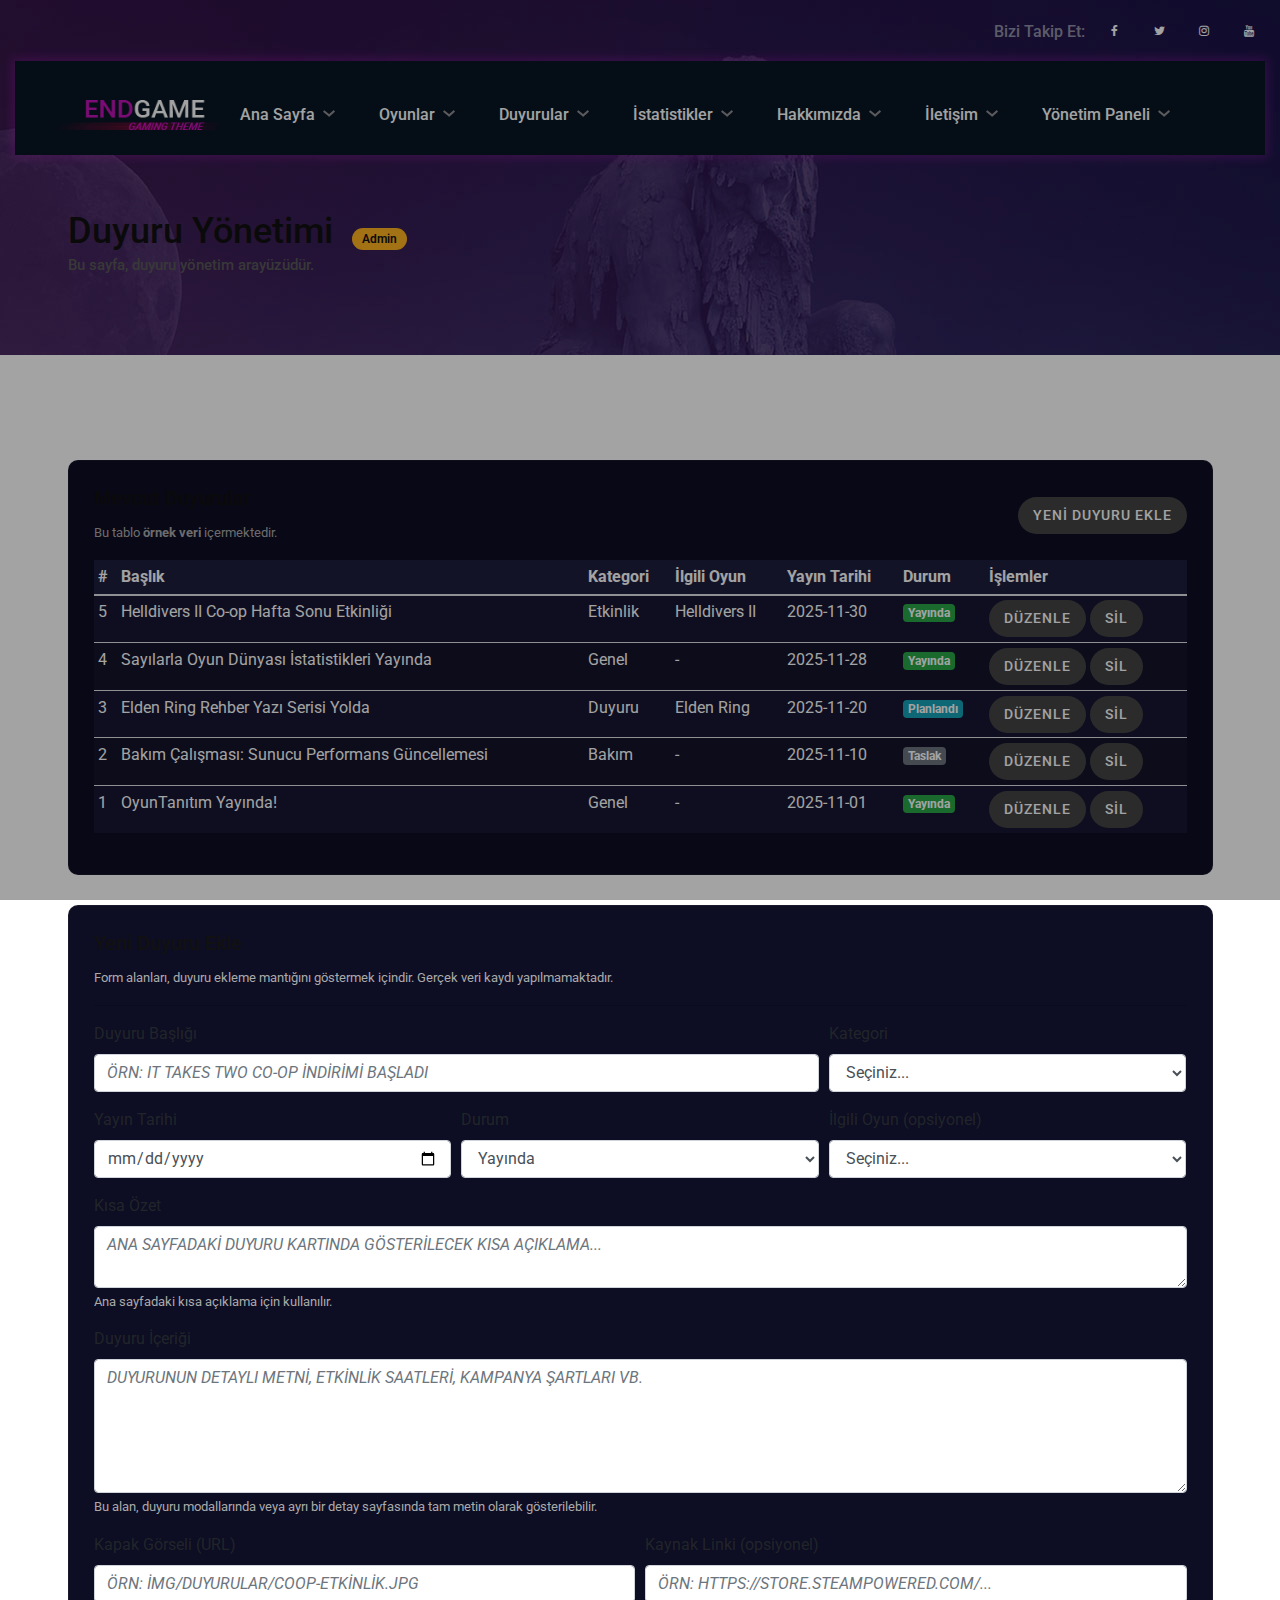
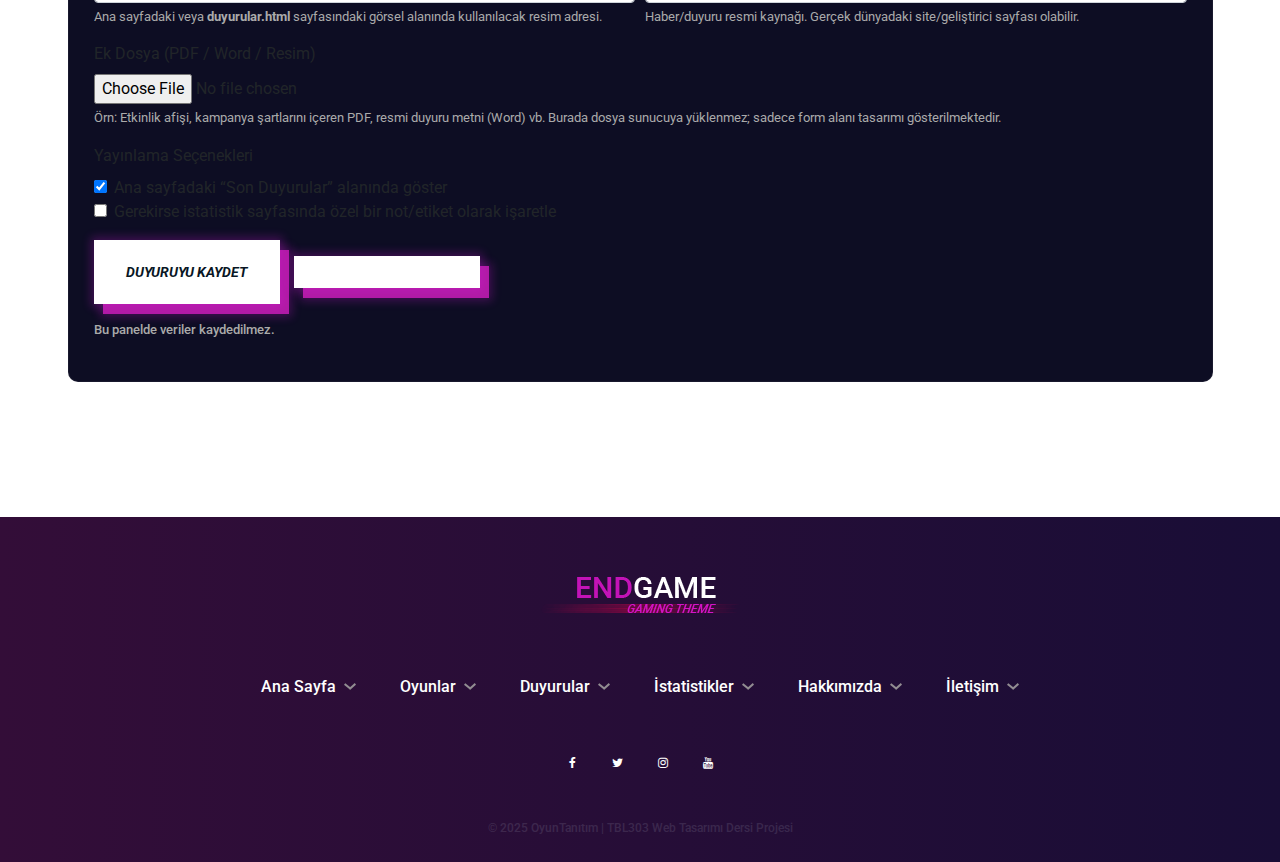
<file: admin-duyurular.html>
<!DOCTYPE html>
<html lang="tr">
<head>
  <title>Yönetim Paneli - Duyuru Yönetimi | OyunTanıtım</title>
  <meta charset="UTF-8">
  <meta name="description" content="OyunTanıtım duyuru yönetimi paneli">
  <meta name="viewport" content="width=device-width, initial-scale=1.0">

  <link href="img/favicon.ico" rel="shortcut icon"/>
  <link href="https://fonts.googleapis.com/css?family=Roboto:400,500,700,900&display=swap" rel="stylesheet">

  <!-- CSS -->
  <link rel="stylesheet" href="css/bootstrap.min.css"/>
  <link rel="stylesheet" href="css/font-awesome.min.css"/>
  <link rel="stylesheet" href="css/slicknav.min.css"/>
  <link rel="stylesheet" href="css/owl.carousel.min.css"/>
  <link rel="stylesheet" href="css/magnific-popup.css"/>
  <link rel="stylesheet" href="css/animate.css"/>
  <link rel="stylesheet" href="css/style.css"/>

  <style>
    .admin-badge {
      display: inline-block;
      padding: 4px 10px;
      border-radius: 20px;
      font-size: 12px;
      background: #ffb320;
      color: #111;
      font-weight: 600;
      margin-left: 10px;
    }
    .admin-card {
      background: #0d0d23;
      border-radius: 10px;
      padding: 25px;
      margin-bottom: 30px;
      border: 1px solid rgba(255,255,255,0.05);
    }
    .admin-card h3 {
      font-size: 20px;
      margin-bottom: 10px;
    }
    .admin-card small {
      color: #aaa;
    }
    .form-text {
      color: #aaa;
      font-size: 13px;
    }
    .table thead th {
      border-top: none;
    }
    .table-dark-custom {
      background: #161632;
      color: #fff;
    }
    .table-dark-custom thead {
      background: #1f1f3f;
    }
    .table-dark-custom tbody tr:nth-child(even) {
      background: #13132b;
    }
    .badge-draft {
      background-color: #6c757d;
    }
    .badge-live {
      background-color: #28a745;
    }
    .badge-planned {
      background-color: #17a2b8;
    }
    .site-btn-secondary {
      background: #444;
      border: none;
      color: #fff;
      font-size: 14px;
      padding: 8px 15px;
      border-radius: 30px;
      text-transform: uppercase;
      font-weight: 500;
      letter-spacing: 1px;
      display: inline-block;
    }
    .site-btn-secondary:hover {
      opacity: 0.9;
      color: #fff;
      text-decoration: none;
    }
  </style>
</head>

<body>

<div id="preloder"><div class="loader"></div></div>

<!-- Header -->
<header class="header-section">
  <div class="header-warp">

    <div class="header-social d-flex justify-content-end">
      <p>Bizi Takip Et:</p>
      <a href="#"><i class="fa fa-facebook"></i></a>
      <a href="#"><i class="fa fa-twitter"></i></a>
      <a href="#"><i class="fa fa-instagram"></i></a>
      <a href="#"><i class="fa fa-youtube"></i></a>
    </div>

    <div class="header-bar-warp d-flex">
      <a href="index.html" class="site-logo"><img src="img/logo.png" alt="OyunTanıtım"></a>

      <nav class="top-nav-area w-100">
        <ul class="main-menu primary-menu">
          <li><a href="index.html">Ana Sayfa</a></li>

          <li>
            <a href="#">Oyunlar</a>
            <ul class="sub-menu">
              <li><a href="games.html">Tüm Oyunlar</a></li>
              <li><a href="kategori-aksiyon.html">Aksiyon</a></li>
              <li><a href="kategori-macera.html">Macera</a></li>
              <li><a href="kategori-kooperatif.html">Kooperatif</a></li>
              <li><a href="kategori-fps.html">FPS</a></li>
              <li><a href="kategori-rpg.html">RPG</a></li>
            </ul>
          </li>

          <li><a href="duyurular.html">Duyurular</a></li>
          <li><a href="istatistikler.html">İstatistikler</a></li>
          <li><a href="about.html">Hakkımızda</a></li>
          <li><a href="contact.html">İletişim</a></li>

          <!-- Admin link -->
          <li class="active"><a href="admin-duyurular.html">Yönetim Paneli</a></li>
        </ul>
      </nav>

    </div>
  </div>
</header>

<!-- Başlık -->
<section class="page-top-section set-bg" data-setbg="img/page-top-bg/1.jpg">
  <div class="container">
    <h2>Duyuru Yönetimi <span class="admin-badge">Admin</span></h2>
    <p>Bu sayfa, duyuru yönetim arayüzüdür.</p>
  </div>
</section>

<!-- İçerik -->
<section class="page-section spad">
  <div class="container">

    <!-- Mevcut Duyurular -->
    <div class="admin-card">
      <div class="d-flex justify-content-between align-items-center mb-3">
        <div>
          <h3>Mevcut Duyurular</h3>
          <small>Bu tablo <b>örnek veri</b> içermektedir.</small>
        </div>
        <a href="#yeniDuyuruFormu" class="site-btn-secondary">Yeni Duyuru Ekle</a>
      </div>

      <div class="table-responsive">
        <table class="table table-dark-custom table-sm">
          <thead>
            <tr>
              <th>#</th>
              <th>Başlık</th>
              <th>Kategori</th>
              <th>İlgili Oyun</th>
              <th>Yayın Tarihi</th>
              <th>Durum</th>
              <th>İşlemler</th>
            </tr>
          </thead>
          <tbody>
            <tr>
              <td>5</td>
              <td>Helldivers II Co-op Hafta Sonu Etkinliği</td>
              <td>Etkinlik</td>
              <td>Helldivers II</td>
              <td>2025-11-30</td>
              <td><span class="badge badge-live">Yayında</span></td>
              <td>
                <button class="site-btn-secondary btn-sm">Düzenle</button>
                <button class="site-btn-secondary btn-sm">Sil</button>
              </td>
            </tr>
            <tr>
              <td>4</td>
              <td>Sayılarla Oyun Dünyası İstatistikleri Yayında</td>
              <td>Genel</td>
              <td>-</td>
              <td>2025-11-28</td>
              <td><span class="badge badge-live">Yayında</span></td>
              <td>
                <button class="site-btn-secondary btn-sm">Düzenle</button>
                <button class="site-btn-secondary btn-sm">Sil</button>
              </td>
            </tr>
            <tr>
              <td>3</td>
              <td>Elden Ring Rehber Yazı Serisi Yolda</td>
              <td>Duyuru</td>
              <td>Elden Ring</td>
              <td>2025-11-20</td>
              <td><span class="badge badge-planned">Planlandı</span></td>
              <td>
                <button class="site-btn-secondary btn-sm">Düzenle</button>
                <button class="site-btn-secondary btn-sm">Sil</button>
              </td>
            </tr>
            <tr>
              <td>2</td>
              <td>Bakım Çalışması: Sunucu Performans Güncellemesi</td>
              <td>Bakım</td>
              <td>-</td>
              <td>2025-11-10</td>
              <td><span class="badge badge-draft">Taslak</span></td>
              <td>
                <button class="site-btn-secondary btn-sm">Düzenle</button>
                <button class="site-btn-secondary btn-sm">Sil</button>
              </td>
            </tr>
            <tr>
              <td>1</td>
              <td>OyunTanıtım Yayında!</td>
              <td>Genel</td>
              <td>-</td>
              <td>2025-11-01</td>
              <td><span class="badge badge-live">Yayında</span></td>
              <td>
                <button class="site-btn-secondary btn-sm">Düzenle</button>
                <button class="site-btn-secondary btn-sm">Sil</button>
              </td>
            </tr>
          </tbody>
        </table>
      </div>
    </div>

    <!-- Yeni Duyuru Ekle -->
    <div class="admin-card" id="yeniDuyuruFormu">
      <h3>Yeni Duyuru Ekle</h3>
      <small>Form alanları, duyuru ekleme mantığını göstermek içindir. Gerçek veri kaydı yapılmamaktadır.</small>
      <hr>

      <form id="adminDuyuruForm">
        <div class="form-row">
          <div class="form-group col-md-8">
            <label for="duyuruBaslik">Duyuru Başlığı</label>
            <input type="text" class="form-control" id="duyuruBaslik" placeholder="Örn: It Takes Two Co-op İndirimi Başladı">
          </div>
          <div class="form-group col-md-4">
            <label for="duyuruKategori">Kategori</label>
            <select id="duyuruKategori" class="form-control">
              <option selected>Seçiniz...</option>
              <option>Genel</option>
              <option>Duyuru</option>
              <option>Kampanya</option>
              <option>Etkinlik</option>
              <option>Bakım</option>
              <option>Güncelleme</option>
            </select>
          </div>
        </div>

        <div class="form-row">
          <div class="form-group col-md-4">
            <label for="duyuruTarih">Yayın Tarihi</label>
            <input type="date" class="form-control" id="duyuruTarih">
          </div>
          <div class="form-group col-md-4">
            <label for="duyuruDurum">Durum</label>
            <select id="duyuruDurum" class="form-control">
              <option>Yayında</option>
              <option>Taslak</option>
              <option>Planlandı</option>
            </select>
          </div>
          <div class="form-group col-md-4">
            <label for="ilgiliOyun">İlgili Oyun (opsiyonel)</label>
            <select id="ilgiliOyun" class="form-control">
              <option selected>Seçiniz...</option>
              <option>Elden Ring</option>
              <option>It Takes Two</option>
              <option>Helldivers II</option>
              <option>Hades II</option>
              <option>Split Fiction</option>
              <option>Diğer / Genel</option>
            </select>
          </div>
        </div>

        <div class="form-group">
          <label for="kisaOzet">Kısa Özet</label>
          <textarea id="kisaOzet" class="form-control" rows="2"
            placeholder="Ana sayfadaki duyuru kartında gösterilecek kısa açıklama..."></textarea>
          <small class="form-text">
            Ana sayfadaki kısa açıklama için kullanılır.
          </small>
        </div>

        <div class="form-group">
          <label for="detayIcerik">Duyuru İçeriği</label>
          <textarea id="detayIcerik" class="form-control" rows="5"
            placeholder="Duyurunun detaylı metni, etkinlik saatleri, kampanya şartları vb."></textarea>
          <small class="form-text">
            Bu alan, duyuru modallarında veya ayrı bir detay sayfasında tam metin olarak gösterilebilir.
          </small>
        </div>

        <div class="form-row">
          <div class="form-group col-md-6">
            <label for="kapakGorsel">Kapak Görseli (URL)</label>
            <input type="text" class="form-control" id="kapakGorsel"
                   placeholder="Örn: img/duyurular/coop-etkinlik.jpg">
            <small class="form-text">
              Ana sayfadaki veya <b>duyurular.html</b> sayfasındaki görsel alanında kullanılacak resim adresi.
            </small>
          </div>
          <div class="form-group col-md-6">
            <label for="kaynakLink">Kaynak Linki (opsiyonel)</label>
            <input type="text" class="form-control" id="kaynakLink"
                   placeholder="Örn: https://store.steampowered.com/...">
            <small class="form-text">
              Haber/duyuru resmi kaynağı. Gerçek dünyadaki site/geliştirici sayfası olabilir.
            </small>
          </div>
        </div>

        <div class="form-group">
          <label for="ekDosya">Ek Dosya (PDF / Word / Resim)</label>
          <input type="file" class="form-control-file" id="ekDosya">
          <small class="form-text">
            Örn: Etkinlik afişi, kampanya şartlarını içeren PDF, resmi duyuru metni (Word) vb.
            Burada dosya sunucuya yüklenmez; sadece form alanı tasarımı gösterilmektedir.
          </small>
        </div>

        <div class="form-group">
          <label>Yayınlama Seçenekleri</label>
          <div class="form-check">
            <input class="form-check-input" type="checkbox" id="anaSayfadaGoster" checked>
            <label class="form-check-label" for="anaSayfadaGoster">
              Ana sayfadaki “Son Duyurular” alanında göster
            </label>
          </div>
          <div class="form-check">
            <input class="form-check-input" type="checkbox" id="istatistiklerdeIsaretle">
            <label class="form-check-label" for="istatistiklerdeIsaretle">
              Gerekirse istatistik sayfasında özel bir not/etiket olarak işaretle
            </label>
          </div>
        </div>

        <button type="submit" class="site-btn">Duyuruyu Kaydet</button>
        <button type="reset" class="site-btn site-btn-secondary" style="margin-left:10px;">Formu Temizle</button>

        <p class="form-text mt-3">
          Bu panelde veriler kaydedilmez.
        </p>
      </form>
    </div>

  </div>
</section>

<!-- Footer -->
<footer class="footer-section">
  <div class="container">

    <a href="index.html" class="footer-logo"><img src="img/logo.png" alt="OyunTanıtım"></a>

    <ul class="main-menu footer-menu">
      <li><a href="index.html">Ana Sayfa</a></li>
      <li><a href="games.html">Oyunlar</a></li>
      <li><a href="duyurular.html">Duyurular</a></li>
      <li><a href="istatistikler.html">İstatistikler</a></li>
      <li><a href="about.html">Hakkımızda</a></li>
      <li><a href="contact.html">İletişim</a></li>
    </ul>

    <div class="footer-social d-flex justify-content-center">
      <a href="#"><i class="fa fa-facebook"></i></a>
      <a href="#"><i class="fa fa-twitter"></i></a>
      <a href="#"><i class="fa fa-instagram"></i></a>
      <a href="#"><i class="fa fa-youtube"></i></a>
    </div>

    <div class="copyright">
      © 2025 OyunTanıtım | TBL303 Web Tasarımı Dersi Projesi
    </div>
  </div>
</footer>

<!-- JS -->
<script src="js/jquery-3.2.1.min.js"></script>
<script src="js/bootstrap.min.js"></script>
<script src="js/jquery.slicknav.min.js"></script>
<script src="js/owl.carousel.min.js"></script>
<script src="js/jquery.sticky-sidebar.min.js"></script>
<script src="js/jquery.magnific-popup.min.js"></script>
<script src="js/main.js"></script>

<script>
  // Admin duyuru formu: demo uyarısı
  document.getElementById("adminDuyuruForm").addEventListener("submit", function(e) {
    e.preventDefault();
    alert("Bu yönetim panelinde veriler sunucuya kaydedilmemektedir.");
  });
</script>

</body>
</html>
</file>
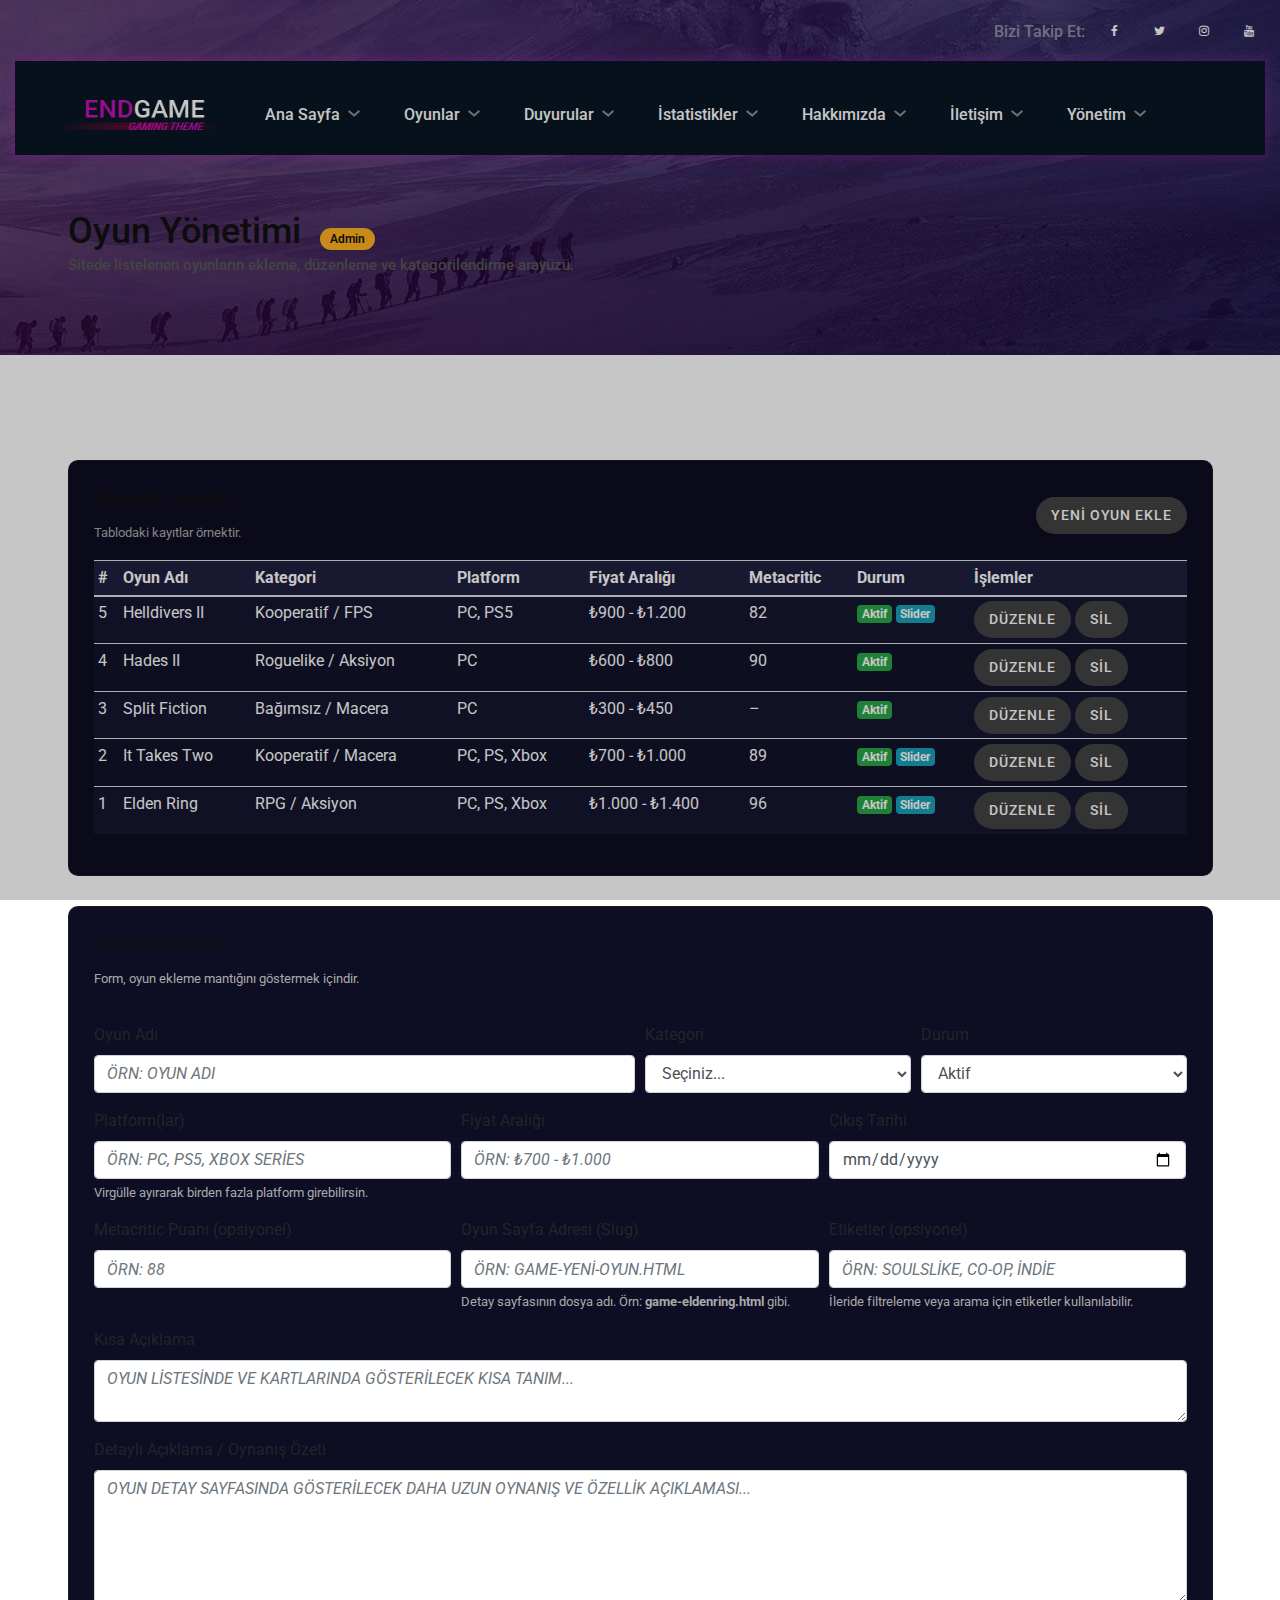
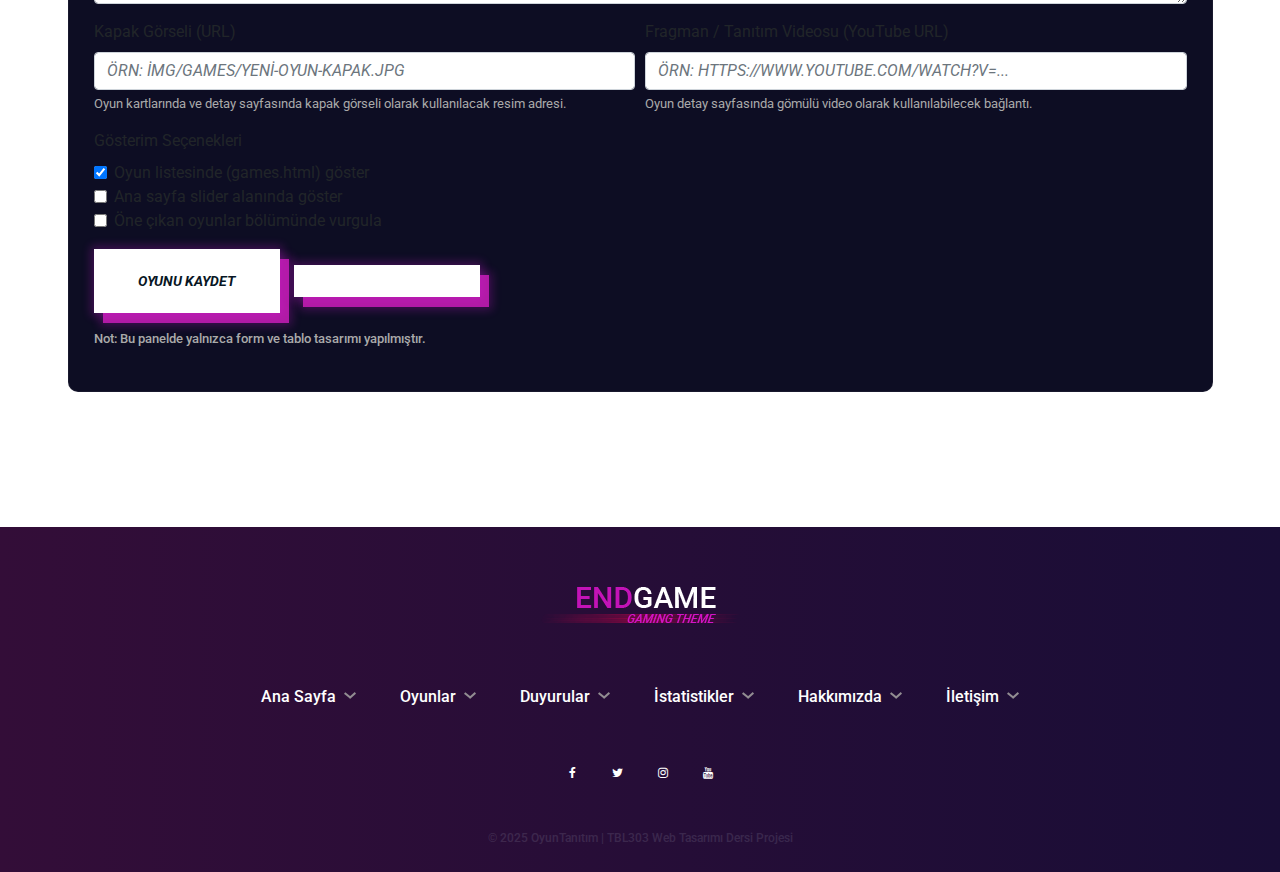
<file: admin-oyunlar.html>
<!DOCTYPE html>
<html lang="tr">
<head>
  <title>Yönetim Paneli - Oyun Yönetimi | OyunTanıtım</title>
  <meta charset="UTF-8">
  <meta name="description" content="OyunTanıtım oyun yönetimi paneli">
  <meta name="viewport" content="width=device-width, initial-scale=1.0">

  <link href="img/favicon.ico" rel="shortcut icon"/>
  <link href="https://fonts.googleapis.com/css?family=Roboto:400,500,700,900&display=swap" rel="stylesheet">

  <!-- CSS -->
  <link rel="stylesheet" href="css/bootstrap.min.css"/>
  <link rel="stylesheet" href="css/font-awesome.min.css"/>
  <link rel="stylesheet" href="css/slicknav.min.css"/>
  <link rel="stylesheet" href="css/owl.carousel.min.css"/>
  <link rel="stylesheet" href="css/magnific-popup.css"/>
  <link rel="stylesheet" href="css/animate.css"/>
  <link rel="stylesheet" href="css/style.css"/>

  <style>
    .admin-badge {
      display: inline-block;
      padding: 4px 10px;
      border-radius: 20px;
      font-size: 12px;
      background: #ffb320;
      color: #111;
      font-weight: 600;
      margin-left: 10px;
    }
    .admin-card {
      background: #0d0d23;
      border-radius: 10px;
      padding: 25px;
      margin-bottom: 30px;
      border: 1px solid rgba(255,255,255,0.05);
    }
    .admin-card h3 {
      font-size: 20px;
      margin-bottom: 10px;
    }
    .admin-card small {
      color: #aaa;
    }
    .form-text {
      color: #aaa;
      font-size: 13px;
    }
    .table-dark-custom {
      background: #161632;
      color: #fff;
    }
    .table-dark-custom thead {
      background: #1f1f3f;
    }
    .table-dark-custom tbody tr:nth-child(even) {
      background: #13132b;
    }
    .site-btn-secondary {
      background: #444;
      border: none;
      color: #fff;
      font-size: 14px;
      padding: 8px 15px;
      border-radius: 30px;
      text-transform: uppercase;
      font-weight: 500;
      letter-spacing: 1px;
      display: inline-block;
    }
    .site-btn-secondary:hover {
      opacity: 0.9;
      color: #fff;
      text-decoration: none;
    }
    .badge-active {
      background-color: #28a745;
    }
    .badge-passive {
      background-color: #6c757d;
    }
    .badge-slider {
      background-color: #17a2b8;
    }
  </style>
</head>

<body>

<div id="preloder"><div class="loader"></div></div>

<!-- Header -->
<header class="header-section">
  <div class="header-warp">

    <div class="header-social d-flex justify-content-end">
      <p>Bizi Takip Et:</p>
      <a href="#"><i class="fa fa-facebook"></i></a>
      <a href="#"><i class="fa fa-twitter"></i></a>
      <a href="#"><i class="fa fa-instagram"></i></a>
      <a href="#"><i class="fa fa-youtube"></i></a>
    </div>

    <div class="header-bar-warp d-flex">
      <a href="index.html" class="site-logo"><img src="img/logo.png" alt="OyunTanıtım"></a>

      <nav class="top-nav-area w-100">
        <ul class="main-menu primary-menu">
          <li><a href="index.html">Ana Sayfa</a></li>

          <li class="active">
            <a href="#">Oyunlar</a>
            <ul class="sub-menu">
              <li><a href="games.html">Tüm Oyunlar</a></li>
              <li><a href="kategori-aksiyon.html">Aksiyon</a></li>
              <li><a href="kategori-macera.html">Macera</a></li>
              <li><a href="kategori-kooperatif.html">Kooperatif</a></li>
              <li><a href="kategori-fps.html">FPS</a></li>
              <li><a href="kategori-rpg.html">RPG</a></li>
            </ul>
          </li>

          <li><a href="duyurular.html">Duyurular</a></li>
          <li><a href="istatistikler.html">İstatistikler</a></li>
          <li><a href="about.html">Hakkımızda</a></li>
          <li><a href="contact.html">İletişim</a></li>

          <!-- Admin menü grubu -->
          <li>
            <a href="#">Yönetim</a>
            <ul class="sub-menu">
              <li><a href="admin-duyurular.html">Duyuru Yönetimi</a></li>
              <li><a href="admin-oyunlar.html">Oyun Yönetimi</a></li>
            </ul>
          </li>
        </ul>
      </nav>

    </div>
  </div>
</header>

<!-- Başlık -->
<section class="page-top-section set-bg" data-setbg="img/page-top-bg/2.jpg">
  <div class="container">
    <h2>Oyun Yönetimi <span class="admin-badge">Admin</span></h2>
    <p>Sitede listelenen oyunların ekleme, düzenleme ve kategorilendirme arayüzü.</p>
  </div>
</section>

<!-- İçerik -->
<section class="page-section spad">
  <div class="container">

    <!-- Mevcut Oyunlar -->
    <div class="admin-card">
      <div class="d-flex justify-content-between align-items-center mb-3">
        <div>
          <h3>Mevcut Oyunlar</h3>
          <small>Tablodaki kayıtlar örnektir.</small>
        </div>
        <a href="#yeniOyunFormu" class="site-btn-secondary">Yeni Oyun Ekle</a>
      </div>

      <div class="table-responsive">
        <table class="table table-dark-custom table-sm">
          <thead>
            <tr>
              <th>#</th>
              <th>Oyun Adı</th>
              <th>Kategori</th>
              <th>Platform</th>
              <th>Fiyat Aralığı</th>
              <th>Metacritic</th>
              <th>Durum</th>
              <th>İşlemler</th>
            </tr>
          </thead>
          <tbody>
            <tr>
              <td>5</td>
              <td>Helldivers II</td>
              <td>Kooperatif / FPS</td>
              <td>PC, PS5</td>
              <td>₺900 - ₺1.200</td>
              <td>82</td>
              <td>
                <span class="badge badge-active">Aktif</span>
                <span class="badge badge-slider">Slider</span>
              </td>
              <td>
                <button class="site-btn-secondary btn-sm">Düzenle</button>
                <button class="site-btn-secondary btn-sm">Sil</button>
              </td>
            </tr>
            <tr>
              <td>4</td>
              <td>Hades II</td>
              <td>Roguelike / Aksiyon</td>
              <td>PC</td>
              <td>₺600 - ₺800</td>
              <td>90</td>
              <td>
                <span class="badge badge-active">Aktif</span>
              </td>
              <td>
                <button class="site-btn-secondary btn-sm">Düzenle</button>
                <button class="site-btn-secondary btn-sm">Sil</button>
              </td>
            </tr>
            <tr>
              <td>3</td>
              <td>Split Fiction</td>
              <td>Bağımsız / Macera</td>
              <td>PC</td>
              <td>₺300 - ₺450</td>
              <td>–</td>
              <td>
                <span class="badge badge-active">Aktif</span>
              </td>
              <td>
                <button class="site-btn-secondary btn-sm">Düzenle</button>
                <button class="site-btn-secondary btn-sm">Sil</button>
              </td>
            </tr>
            <tr>
              <td>2</td>
              <td>It Takes Two</td>
              <td>Kooperatif / Macera</td>
              <td>PC, PS, Xbox</td>
              <td>₺700 - ₺1.000</td>
              <td>89</td>
              <td>
                <span class="badge badge-active">Aktif</span>
                <span class="badge badge-slider">Slider</span>
              </td>
              <td>
                <button class="site-btn-secondary btn-sm">Düzenle</button>
                <button class="site-btn-secondary btn-sm">Sil</button>
              </td>
            </tr>
            <tr>
              <td>1</td>
              <td>Elden Ring</td>
              <td>RPG / Aksiyon</td>
              <td>PC, PS, Xbox</td>
              <td>₺1.000 - ₺1.400</td>
              <td>96</td>
              <td>
                <span class="badge badge-active">Aktif</span>
                <span class="badge badge-slider">Slider</span>
              </td>
              <td>
                <button class="site-btn-secondary btn-sm">Düzenle</button>
                <button class="site-btn-secondary btn-sm">Sil</button>
              </td>
            </tr>
          </tbody>
        </table>
      </div>
    </div>

    <!-- Yeni Oyun Ekle -->
    <div class="admin-card" id="yeniOyunFormu">
      <h3>Yeni Oyun Ekle</h3>
      <small>Form, oyun ekleme mantığını göstermek içindir.</small>
      <hr>

      <form id="adminOyunForm">
        <div class="form-row">
          <div class="form-group col-md-6">
            <label for="oyunAdi">Oyun Adı</label>
            <input type="text" class="form-control" id="oyunAdi" placeholder="Örn: Oyun Adı">
          </div>
          <div class="form-group col-md-3">
            <label for="oyunKategori">Kategori</label>
            <select id="oyunKategori" class="form-control">
              <option selected>Seçiniz...</option>
              <option>Aksiyon</option>
              <option>Macera</option>
              <option>Kooperatif</option>
              <option>FPS</option>
              <option>RPG</option>
              <option>Bağımsız</option>
              <option>Diğer</option>
            </select>
          </div>
          <div class="form-group col-md-3">
            <label for="oyunDurum">Durum</label>
            <select id="oyunDurum" class="form-control">
              <option>Aktif</option>
              <option>Pasif</option>
              <option>Yayına Hazırlanıyor</option>
            </select>
          </div>
        </div>

        <div class="form-row">
          <div class="form-group col-md-4">
            <label for="oyunPlatform">Platform(lar)</label>
            <input type="text" class="form-control" id="oyunPlatform"
                   placeholder="Örn: PC, PS5, Xbox Series">
            <small class="form-text">
              Virgülle ayırarak birden fazla platform girebilirsin.
            </small>
          </div>
          <div class="form-group col-md-4">
            <label for="oyunFiyat">Fiyat Aralığı</label>
            <input type="text" class="form-control" id="oyunFiyat"
                   placeholder="Örn: ₺700 - ₺1.000">
          </div>
          <div class="form-group col-md-4">
            <label for="oyunCikisTarihi">Çıkış Tarihi</label>
            <input type="date" class="form-control" id="oyunCikisTarihi">
          </div>
        </div>

        <div class="form-row">
          <div class="form-group col-md-4">
            <label for="metacriticPuan">Metacritic Puanı (opsiyonel)</label>
            <input type="number" min="0" max="100" class="form-control" id="metacriticPuan"
                   placeholder="Örn: 88">
          </div>
          <div class="form-group col-md-4">
            <label for="oyunSlug">Oyun Sayfa Adresi (Slug)</label>
            <input type="text" class="form-control" id="oyunSlug"
                   placeholder="Örn: game-yeni-oyun.html">
            <small class="form-text">
              Detay sayfasının dosya adı. Örn: <b>game-eldenring.html</b> gibi.
            </small>
          </div>
          <div class="form-group col-md-4">
            <label for="oyunEtiketler">Etiketler (opsiyonel)</label>
            <input type="text" class="form-control" id="oyunEtiketler"
                   placeholder="Örn: soulslike, co-op, indie">
            <small class="form-text">
              İleride filtreleme veya arama için etiketler kullanılabilir.
            </small>
          </div>
        </div>

        <div class="form-group">
          <label for="kisaAciklama">Kısa Açıklama</label>
          <textarea id="kisaAciklama" class="form-control" rows="2"
            placeholder="Oyun listesinde ve kartlarında gösterilecek kısa tanım..."></textarea>
        </div>

        <div class="form-group">
          <label for="detayAciklama">Detaylı Açıklama / Oynanış Özeti</label>
          <textarea id="detayAciklama" class="form-control" rows="5"
            placeholder="Oyun detay sayfasında gösterilecek daha uzun oynanış ve özellik açıklaması..."></textarea>
        </div>

        <div class="form-row">
          <div class="form-group col-md-6">
            <label for="kapakGorsel">Kapak Görseli (URL)</label>
            <input type="text" class="form-control" id="kapakGorsel"
                   placeholder="Örn: img/games/yeni-oyun-kapak.jpg">
            <small class="form-text">
              Oyun kartlarında ve detay sayfasında kapak görseli olarak kullanılacak resim adresi.
            </small>
          </div>
          <div class="form-group col-md-6">
            <label for="fragmanLinki">Fragman / Tanıtım Videosu (YouTube URL)</label>
            <input type="text" class="form-control" id="fragmanLinki"
                   placeholder="Örn: https://www.youtube.com/watch?v=...">
            <small class="form-text">
              Oyun detay sayfasında gömülü video olarak kullanılabilecek bağlantı.
            </small>
          </div>
        </div>

        <div class="form-group">
          <label>Gösterim Seçenekleri</label>
          <div class="form-check">
            <input class="form-check-input" type="checkbox" id="listedeGoster" checked>
            <label class="form-check-label" for="listedeGoster">
              Oyun listesinde (games.html) göster
            </label>
          </div>
          <div class="form-check">
            <input class="form-check-input" type="checkbox" id="sliderdaGoster">
            <label class="form-check-label" for="sliderdaGoster">
              Ana sayfa slider alanında göster
            </label>
          </div>
          <div class="form-check">
            <input class="form-check-input" type="checkbox" id="oneCikanOyun">
            <label class="form-check-label" for="oneCikanOyun">
              Öne çıkan oyunlar bölümünde vurgula
            </label>
          </div>
        </div>

        <button type="submit" class="site-btn">Oyunu Kaydet</button>
        <button type="reset" class="site-btn site-btn-secondary" style="margin-left:10px;">Formu Temizle</button>

        <p class="form-text mt-3">
          Not: Bu panelde yalnızca form ve tablo tasarımı yapılmıştır.
        </p>
      </form>
    </div>

  </div>
</section>

<!-- Footer -->
<footer class="footer-section">
  <div class="container">

    <a href="index.html" class="footer-logo"><img src="img/logo.png" alt="OyunTanıtım"></a>

    <ul class="main-menu footer-menu">
      <li><a href="index.html">Ana Sayfa</a></li>
      <li><a href="games.html">Oyunlar</a></li>
      <li><a href="duyurular.html">Duyurular</a></li>
      <li><a href="istatistikler.html">İstatistikler</a></li>
      <li><a href="about.html">Hakkımızda</a></li>
      <li><a href="contact.html">İletişim</a></li>
    </ul>

    <div class="footer-social d-flex justify-content-center">
      <a href="#"><i class="fa fa-facebook"></i></a>
      <a href="#"><i class="fa fa-twitter"></i></a>
      <a href="#"><i class="fa fa-instagram"></i></a>
      <a href="#"><i class="fa fa-youtube"></i></a>
    </div>

    <div class="copyright">
      © 2025 OyunTanıtım | TBL303 Web Tasarımı Dersi Projesi
    </div>
  </div>
</footer>

<!-- JS -->
<script src="js/jquery-3.2.1.min.js"></script>
<script src="js/bootstrap.min.js"></script>
<script src="js/jquery.slicknav.min.js"></script>
<script src="js/owl.carousel.min.js"></script>
<script src="js/jquery.sticky-sidebar.min.js"></script>
<script src="js/jquery.magnific-popup.min.js"></script>
<script src="js/main.js"></script>

<script>
  // Admin oyun formu: demo uyarısı
  document.getElementById("adminOyunForm").addEventListener("submit", function(e) {
    e.preventDefault();
    alert("Bu yönetim paneli eğitim amaçlıdır.\\n\\nForm verileri sunucuya kaydedilmemektedir.");
  });
</script>

</body>
</html>
</file>
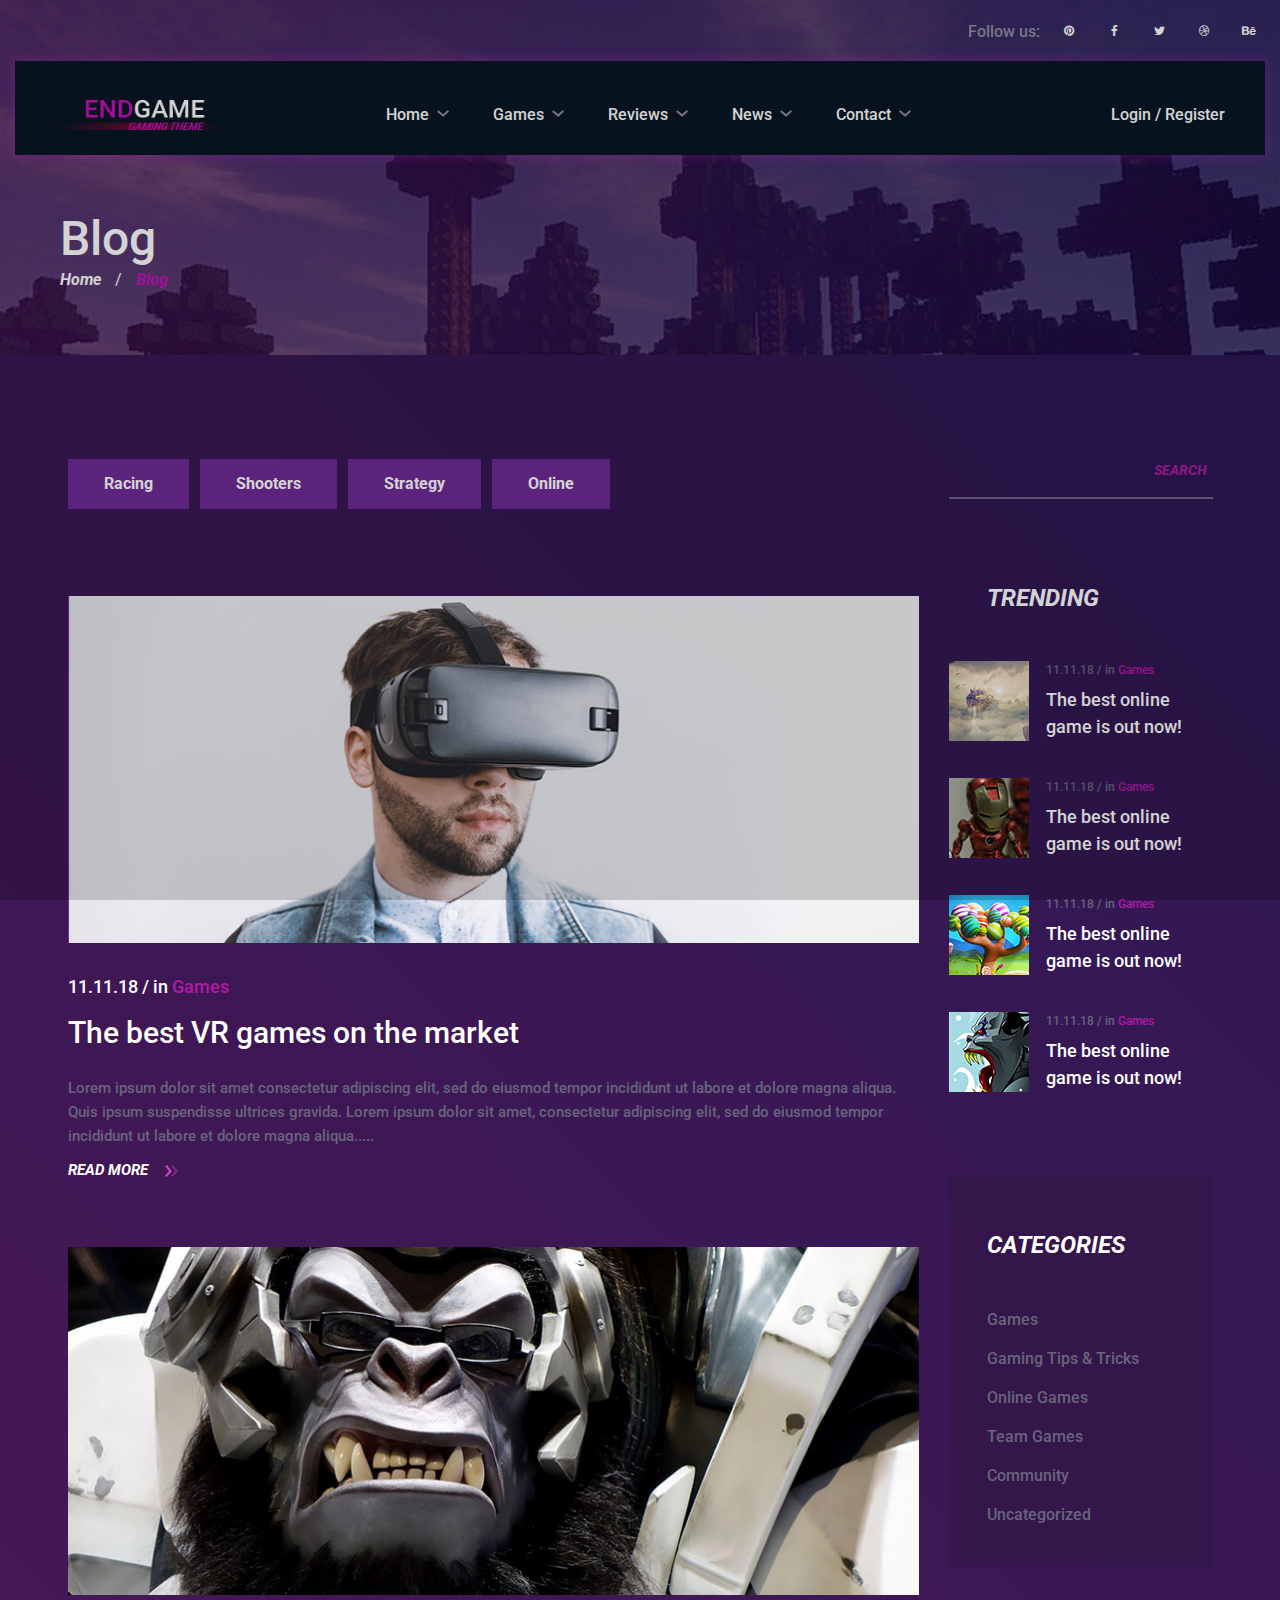
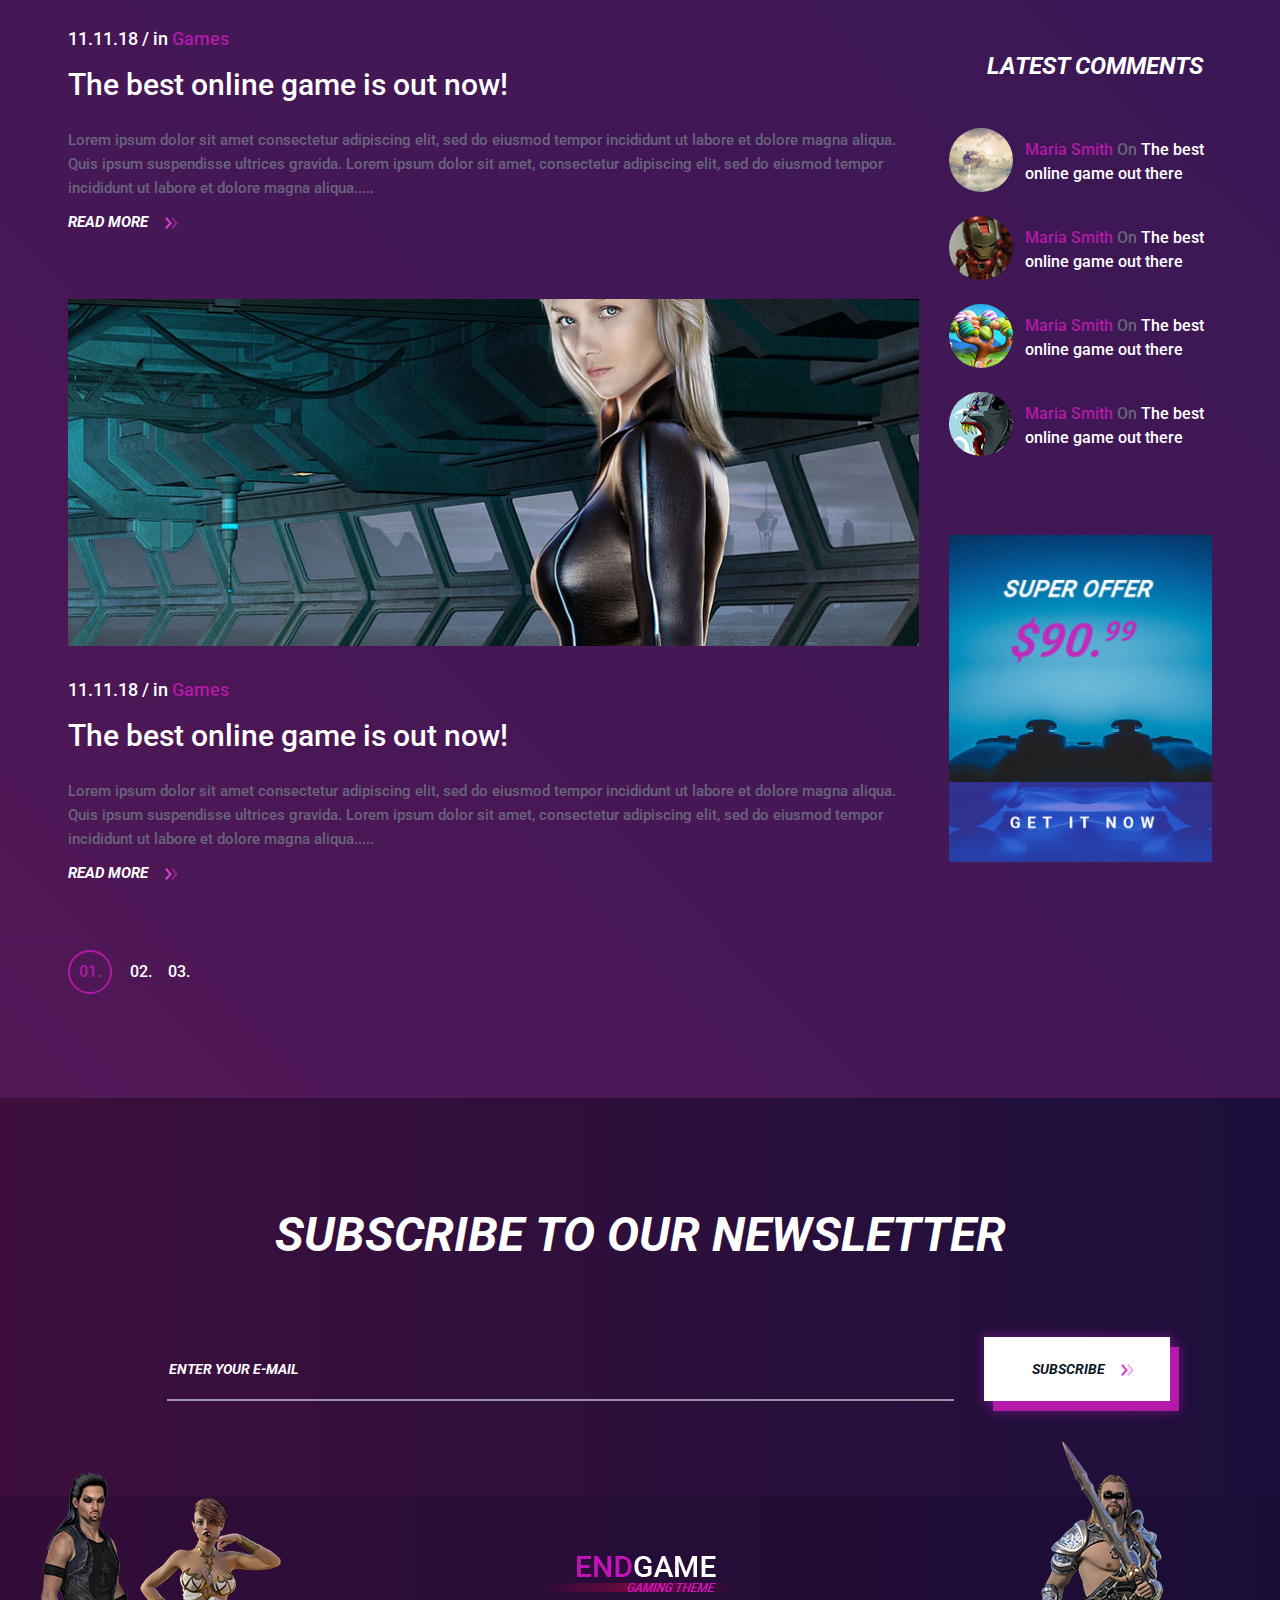
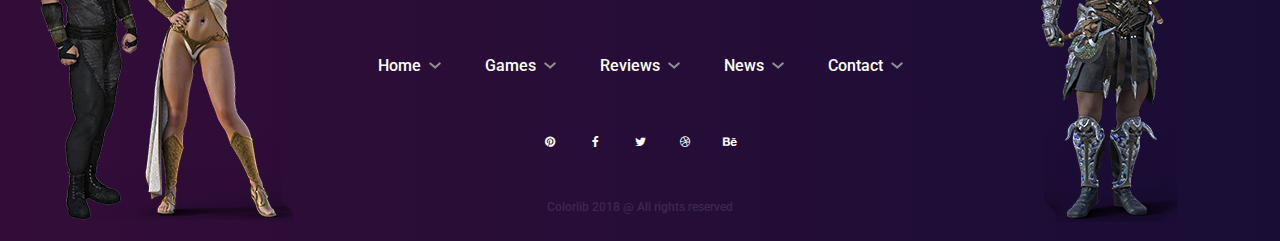
<file: blog.html>
<!DOCTYPE html>
<html lang="zxx">
<head>
	<title>EndGam - Gaming Magazine Template</title>
	<meta charset="UTF-8">
	<meta name="description" content="EndGam Gaming Magazine Template">
	<meta name="keywords" content="endGam,gGaming, magazine, html">
	<meta name="viewport" content="width=device-width, initial-scale=1.0">
	<!-- Favicon -->
	<link href="img/favicon.ico" rel="shortcut icon"/>

	<!-- Google Font -->
	<link href="https://fonts.googleapis.com/css?family=Roboto:400,400i,500,500i,700,700i,900,900i" rel="stylesheet">


	<!-- Stylesheets -->
	<link rel="stylesheet" href="css/bootstrap.min.css"/>
	<link rel="stylesheet" href="css/font-awesome.min.css"/>
	<link rel="stylesheet" href="css/slicknav.min.css"/>
	<link rel="stylesheet" href="css/owl.carousel.min.css"/>
	<link rel="stylesheet" href="css/magnific-popup.css"/>
	<link rel="stylesheet" href="css/animate.css"/>

	<!-- Main Stylesheets -->
	<link rel="stylesheet" href="css/style.css"/>


	<!--[if lt IE 9]>
		  <script src="https://oss.maxcdn.com/html5shiv/3.7.2/html5shiv.min.js"></script>
	  <script src="https://oss.maxcdn.com/respond/1.4.2/respond.min.js"></script>
	<![endif]-->

</head>
<body>
	<!-- Page Preloder -->
	<div id="preloder">
		<div class="loader"></div>
	</div>

	<!-- Header section -->
	<header class="header-section">
		<div class="header-warp">
			<div class="header-social d-flex justify-content-end">
				<p>Follow us:</p>
				<a href="#"><i class="fa fa-pinterest"></i></a>
				<a href="#"><i class="fa fa-facebook"></i></a>
				<a href="#"><i class="fa fa-twitter"></i></a>
				<a href="#"><i class="fa fa-dribbble"></i></a>
				<a href="#"><i class="fa fa-behance"></i></a>
			</div>
			<div class="header-bar-warp d-flex">
				<!-- site logo -->
				<a href="index.html" class="site-logo">
					<img src="./img/logo.png" alt="">
				</a>
				<nav class="top-nav-area w-100">
					<div class="user-panel">
						<a href="">Login</a> / <a href="">Register</a>
					</div>
					<!-- Menu -->
					<ul class="main-menu primary-menu">
						<li><a href="index.html">Home</a></li>
						<li><a href="games.html">Games</a>
							<ul class="sub-menu">
								<li><a href="game-single.html">Game Singel</a></li>
							</ul>
						</li>
						<li><a href="review.html">Reviews</a></li>
						<li><a href="blog.html">News</a></li>
						<li><a href="contact.html">Contact</a></li>
					</ul>
				</nav>
			</div>
		</div>
	</header>
	<!-- Header section end -->


	<!-- Page top section -->
	<section class="page-top-section set-bg" data-setbg="img/page-top-bg/3.jpg">
		<div class="page-info">
			<h2>Blog</h2>
			<div class="site-breadcrumb">
				<a href="">Home</a>  /
				<span>Blog</span>
			</div>
		</div>
	</section>
	<!-- Page top end-->


	<!-- Blog page -->
	<section class="blog-page">
		<div class="container">
			<div class="row">
				<div class="col-xl-9 col-lg-8 col-md-7">
					<ul class="blog-filter">
						<li><a href="#">Racing</a></li>
						<li><a href="#">Shooters</a></li>
						<li><a href="#">Strategy</a></li>
						<li><a href="#">Online</a></li>
					</ul>
					<div class="big-blog-item">
						<img src="img/blog-big/1.jpg" alt="#" class="blog-thumbnail">
						<div class="blog-content text-box text-white">
							<div class="top-meta">11.11.18  /  in <a href="">Games</a></div>
							<h3>The best VR games on the market</h3>
							<p>Lorem ipsum dolor sit amet consectetur adipiscing elit, sed do eiusmod tempor incididunt ut labore et dolore magna aliqua. Quis ipsum suspendisse ultrices gravida. Lorem ipsum dolor sit amet, consectetur adipiscing elit, sed do eiusmod tempor incididunt ut labore et dolore magna aliqua.....</p>
							<a href="#" class="read-more">Read More <img src="img/icons/double-arrow.png" alt="#"/></a>
						</div>
					</div>
					<div class="big-blog-item">
						<img src="img/blog-big/2.jpg" alt="#" class="blog-thumbnail">
						<div class="blog-content text-box text-white">
							<div class="top-meta">11.11.18  /  in <a href="">Games</a></div>
							<h3>The best online game is out now!</h3>
							<p>Lorem ipsum dolor sit amet consectetur adipiscing elit, sed do eiusmod tempor incididunt ut labore et dolore magna aliqua. Quis ipsum suspendisse ultrices gravida. Lorem ipsum dolor sit amet, consectetur adipiscing elit, sed do eiusmod tempor incididunt ut labore et dolore magna aliqua.....</p>
							<a href="#" class="read-more">Read More <img src="img/icons/double-arrow.png" alt="#"/></a>
						</div>
					</div>
					<div class="big-blog-item">
						<img src="img/blog-big/3.jpg" alt="#" class="blog-thumbnail">
						<div class="blog-content text-box text-white">
							<div class="top-meta">11.11.18  /  in <a href="">Games</a></div>
							<h3>The best online game is out now!</h3>
							<p>Lorem ipsum dolor sit amet consectetur adipiscing elit, sed do eiusmod tempor incididunt ut labore et dolore magna aliqua. Quis ipsum suspendisse ultrices gravida. Lorem ipsum dolor sit amet, consectetur adipiscing elit, sed do eiusmod tempor incididunt ut labore et dolore magna aliqua.....</p>
							<a href="#" class="read-more">Read More <img src="img/icons/double-arrow.png" alt="#"/></a>
						</div>
					</div>
					<div class="site-pagination">
						<a href="#" class="active">01.</a>
						<a href="#">02.</a>
						<a href="#">03.</a>
					</div>
				</div>
				<div class="col-xl-3 col-lg-4 col-md-5 sidebar">
					<div id="stickySidebar">
						<div class="widget-item">
							<form class="search-widget">
								<input type="text">
								<button>search</button>
							</form>
						</div>
						<div class="widget-item">
							<h4 class="widget-title">Trending</h4>
							<div class="trending-widget">
								<div class="tw-item">
									<div class="tw-thumb">
										<img src="./img/blog-widget/1.jpg" alt="#">
									</div>
									<div class="tw-text">
										<div class="tw-meta">11.11.18  /  in <a href="">Games</a></div>
										<h5>The best online game is out now!</h5>
									</div>
								</div>
								<div class="tw-item">
									<div class="tw-thumb">
										<img src="./img/blog-widget/2.jpg" alt="#">
									</div>
									<div class="tw-text">
										<div class="tw-meta">11.11.18  /  in <a href="">Games</a></div>
										<h5>The best online game is out now!</h5>
									</div>
								</div>
								<div class="tw-item">
									<div class="tw-thumb">
										<img src="./img/blog-widget/3.jpg" alt="#">
									</div>
									<div class="tw-text">
										<div class="tw-meta">11.11.18  /  in <a href="">Games</a></div>
										<h5>The best online game is out now!</h5>
									</div>
								</div>
								<div class="tw-item">
									<div class="tw-thumb">
										<img src="./img/blog-widget/4.jpg" alt="#">
									</div>
									<div class="tw-text">
										<div class="tw-meta">11.11.18  /  in <a href="">Games</a></div>
										<h5>The best online game is out now!</h5>
									</div>
								</div>
							</div>
						</div>
						<div class="widget-item">
							<div class="categories-widget">
								<h4 class="widget-title">categories</h4>
								<ul>
									<li><a href="">Games</a></li>
									<li><a href="">Gaming Tips & Tricks</a></li>
									<li><a href="">Online Games</a></li>
									<li><a href="">Team Games</a></li>
									<li><a href="">Community</a></li>
									<li><a href="">Uncategorized</a></li>
								</ul>
							</div>
						</div>
						<div class="widget-item">
							<h4 class="widget-title">Latest Comments</h4>
							<div class="latest-comments">
								<div class="lc-item">
									<img src="./img/blog-widget/1.jpg" class="lc-avatar" alt="#">
									<div class="tw-text"><a href="">Maria Smith</a> <span>On</span> The best online game out there </div>
								</div>
								<div class="lc-item">
									<img src="./img/blog-widget/2.jpg" class="lc-avatar" alt="#">
									<div class="tw-text"><a href="">Maria Smith</a> <span>On</span> The best online game out there </div>
								</div>
								<div class="lc-item">
									<img src="./img/blog-widget/3.jpg" class="lc-avatar" alt="#">
									<div class="tw-text"><a href="">Maria Smith</a> <span>On</span> The best online game out there </div>
								</div>
								<div class="lc-item">
									<img src="./img/blog-widget/4.jpg" class="lc-avatar" alt="#">
									<div class="tw-text"><a href="">Maria Smith</a> <span>On</span> The best online game out there </div>
								</div>
							</div>
						</div>
						<div class="widget-item">
							<a href="#" class="add">
								<img src="./img/add.jpg" alt="">
							</a>
						</div>
					</div>
				</div>
			</div>
		</div>
	</section>
	<!-- Blog page end-->


	<!-- Newsletter section -->
	<section class="newsletter-section">
		<div class="container">
			<h2>Subscribe to our newsletter</h2>
			<form class="newsletter-form">
				<input type="text" placeholder="ENTER YOUR E-MAIL">
				<button class="site-btn">subscribe <img src="img/icons/double-arrow.png" alt="#"/></button>
			</form>
		</div>
	</section>
	<!-- Newsletter section end -->


	<!-- Footer section -->
	<footer class="footer-section">
		<div class="container">
			<div class="footer-left-pic">
				<img src="img/footer-left-pic.png" alt="">
			</div>
			<div class="footer-right-pic">
				<img src="img/footer-right-pic.png" alt="">
			</div>
			<a href="#" class="footer-logo">
				<img src="./img/logo.png" alt="">
			</a>
			<ul class="main-menu footer-menu">
				<li><a href="">Home</a></li>
				<li><a href="">Games</a></li>
				<li><a href="">Reviews</a></li>
				<li><a href="">News</a></li>
				<li><a href="">Contact</a></li>
			</ul>
			<div class="footer-social d-flex justify-content-center">
				<a href="#"><i class="fa fa-pinterest"></i></a>
				<a href="#"><i class="fa fa-facebook"></i></a>
				<a href="#"><i class="fa fa-twitter"></i></a>
				<a href="#"><i class="fa fa-dribbble"></i></a>
				<a href="#"><i class="fa fa-behance"></i></a>
			</div>
			<div class="copyright"><a href="">Colorlib</a> 2018 @ All rights reserved</div>
		</div>
	</footer>
	<!-- Footer section end -->


	<!--====== Javascripts & Jquery ======-->
	<script src="js/jquery-3.2.1.min.js"></script>
	<script src="js/bootstrap.min.js"></script>
	<script src="js/jquery.slicknav.min.js"></script>
	<script src="js/owl.carousel.min.js"></script>
	<script src="js/jquery.sticky-sidebar.min.js"></script>
	<script src="js/jquery.magnific-popup.min.js"></script>
	<script src="js/main.js"></script>

	</body>
</html>
</file>
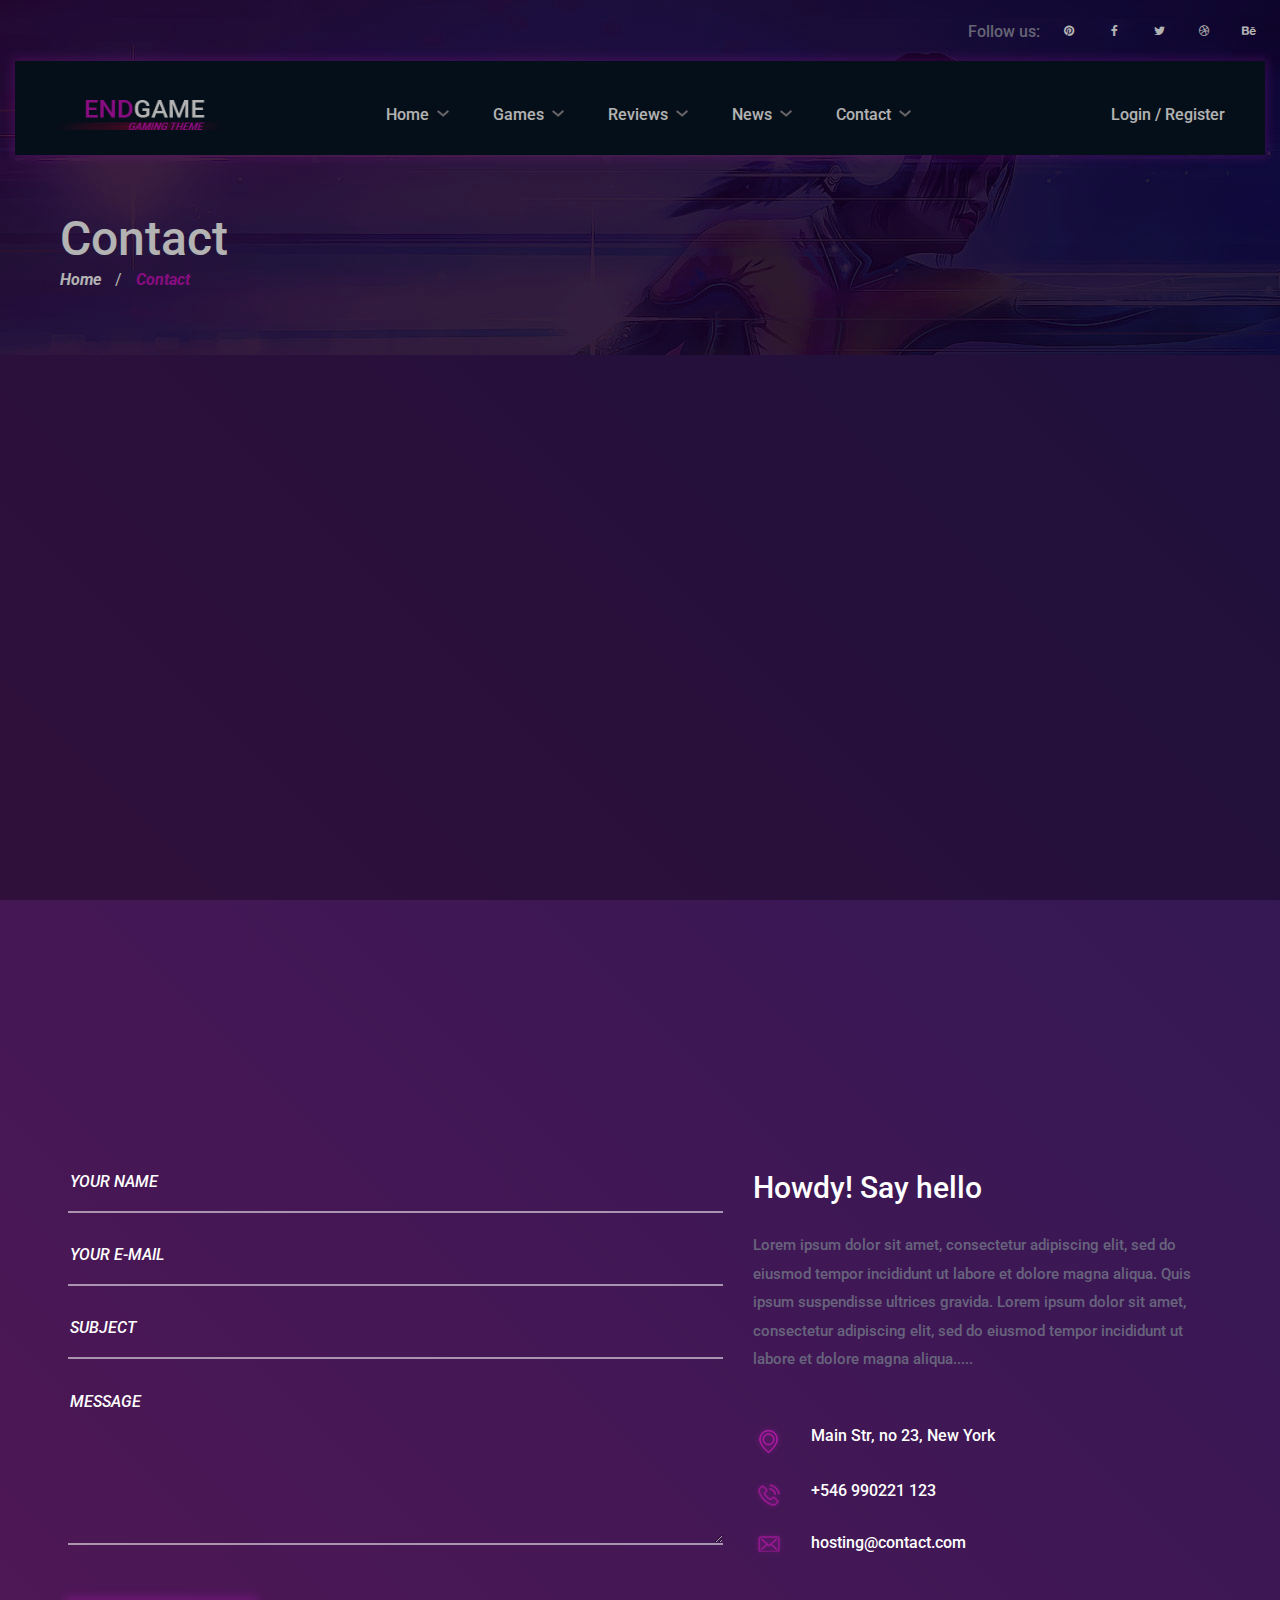
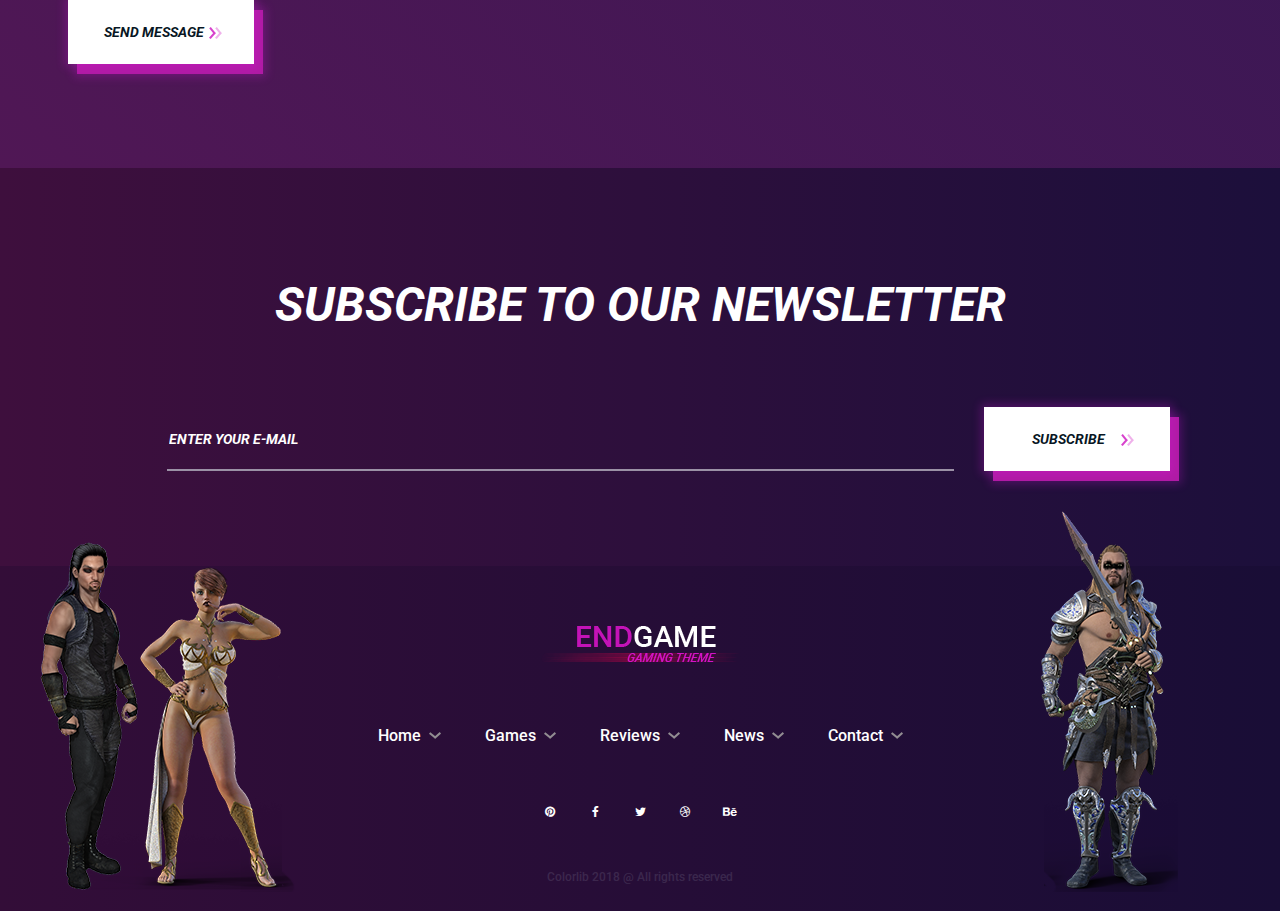
<file: contact.html>
<!DOCTYPE html>
<html lang="zxx">
<head>
	<title>EndGam - Gaming Magazine Template</title>
	<meta charset="UTF-8">
	<meta name="description" content="EndGam Gaming Magazine Template">
	<meta name="keywords" content="endGam,gGaming, magazine, html">
	<meta name="viewport" content="width=device-width, initial-scale=1.0">
	<!-- Favicon -->
	<link href="img/favicon.ico" rel="shortcut icon"/>

	<!-- Google Font -->
	<link href="https://fonts.googleapis.com/css?family=Roboto:400,400i,500,500i,700,700i,900,900i" rel="stylesheet">


	<!-- Stylesheets -->
	<link rel="stylesheet" href="css/bootstrap.min.css"/>
	<link rel="stylesheet" href="css/font-awesome.min.css"/>
	<link rel="stylesheet" href="css/slicknav.min.css"/>
	<link rel="stylesheet" href="css/owl.carousel.min.css"/>
	<link rel="stylesheet" href="css/magnific-popup.css"/>
	<link rel="stylesheet" href="css/animate.css"/>

	<!-- Main Stylesheets -->
	<link rel="stylesheet" href="css/style.css"/>


	<!--[if lt IE 9]>
		  <script src="https://oss.maxcdn.com/html5shiv/3.7.2/html5shiv.min.js"></script>
	  <script src="https://oss.maxcdn.com/respond/1.4.2/respond.min.js"></script>
	<![endif]-->

</head>
<body>
	<!-- Page Preloder -->
	<div id="preloder">
		<div class="loader"></div>
	</div>

	<!-- Header section -->
	<header class="header-section">
		<div class="header-warp">
			<div class="header-social d-flex justify-content-end">
				<p>Follow us:</p>
				<a href="#"><i class="fa fa-pinterest"></i></a>
				<a href="#"><i class="fa fa-facebook"></i></a>
				<a href="#"><i class="fa fa-twitter"></i></a>
				<a href="#"><i class="fa fa-dribbble"></i></a>
				<a href="#"><i class="fa fa-behance"></i></a>
			</div>
			<div class="header-bar-warp d-flex">
				<!-- site logo -->
				<a href="index.html" class="site-logo">
					<img src="./img/logo.png" alt="">
				</a>
				<nav class="top-nav-area w-100">
					<div class="user-panel">
						<a href="">Login</a> / <a href="">Register</a>
					</div>
					<!-- Menu -->
					<ul class="main-menu primary-menu">
						<li><a href="index.html">Home</a></li>
						<li><a href="games.html">Games</a>
							<ul class="sub-menu">
								<li><a href="game-single.html">Game Singel</a></li>
							</ul>
						</li>
						<li><a href="review.html">Reviews</a></li>
						<li><a href="blog.html">News</a></li>
						<li><a href="contact.html">Contact</a></li>
					</ul>
				</nav>
			</div>
		</div>
	</header>
	<!-- Header section end -->


	<!-- Page top section -->
	<section class="page-top-section set-bg" data-setbg="img/page-top-bg/4.jpg">
		<div class="page-info">
			<h2>Contact</h2>
			<div class="site-breadcrumb">
				<a href="">Home</a>  /
				<span>Contact</span>
			</div>
		</div>
	</section>
	<!-- Page top end-->


	<!-- Contact page -->
	<section class="contact-page">
		<div class="container">
			<div class="map"><iframe src="https://www.google.com/maps/embed?pb=!1m14!1m12!1m3!1d14376.077865872314!2d-73.879277264103!3d40.757667781624285!2m3!1f0!2f0!3f0!3m2!1i1024!2i768!4f13.1!5e0!3m2!1sen!2sbd!4v1546528920522" style="border:0" allowfullscreen></iframe></div>
			<div class="row">
				<div class="col-lg-7 order-2 order-lg-1">
					<form class="contact-form">
						<input type="text" placeholder="Your name">
						<input type="text" placeholder="Your e-mail">
						<input type="text" placeholder="Subject">
						<textarea placeholder="Message"></textarea>
						<button class="site-btn">Send message<img src="img/icons/double-arrow.png" alt="#"/></button>
					</form>
				</div>
				<div class="col-lg-5 order-1 order-lg-2 contact-text text-white">
					<h3>Howdy! Say hello</h3>
					<p>Lorem ipsum dolor sit amet, consectetur adipiscing elit, sed do eiusmod tempor incididunt ut labore et dolore magna aliqua. Quis ipsum suspendisse ultrices gravida. Lorem ipsum dolor sit amet, consectetur adipiscing elit, sed do eiusmod tempor incididunt ut labore et dolore magna aliqua.....</p>
					<div class="cont-info">
						<div class="ci-icon"><img src="img/icons/location.png" alt=""></div>
						<div class="ci-text">Main Str, no 23, New York</div>
					</div>
					<div class="cont-info">
						<div class="ci-icon"><img src="img/icons/phone.png" alt=""></div>
						<div class="ci-text">+546 990221 123</div>
					</div>
					<div class="cont-info">
						<div class="ci-icon"><img src="img/icons/mail.png" alt=""></div>
						<div class="ci-text">hosting@contact.com</div>
					</div>
				</div>
			</div>
		</div>
	</section>
	<!-- Contact page end-->


	<!-- Newsletter section -->
	<section class="newsletter-section">
		<div class="container">
			<h2>Subscribe to our newsletter</h2>
			<form class="newsletter-form">
				<input type="text" placeholder="ENTER YOUR E-MAIL">
				<button class="site-btn">subscribe <img src="img/icons/double-arrow.png" alt="#"/></button>
			</form>
		</div>
	</section>
	<!-- Newsletter section end -->


	<!-- Footer section -->
	<footer class="footer-section">
		<div class="container">
			<div class="footer-left-pic">
				<img src="img/footer-left-pic.png" alt="">
			</div>
			<div class="footer-right-pic">
				<img src="img/footer-right-pic.png" alt="">
			</div>
			<a href="#" class="footer-logo">
				<img src="./img/logo.png" alt="">
			</a>
			<ul class="main-menu footer-menu">
				<li><a href="">Home</a></li>
				<li><a href="">Games</a></li>
				<li><a href="">Reviews</a></li>
				<li><a href="">News</a></li>
				<li><a href="">Contact</a></li>
			</ul>
			<div class="footer-social d-flex justify-content-center">
				<a href="#"><i class="fa fa-pinterest"></i></a>
				<a href="#"><i class="fa fa-facebook"></i></a>
				<a href="#"><i class="fa fa-twitter"></i></a>
				<a href="#"><i class="fa fa-dribbble"></i></a>
				<a href="#"><i class="fa fa-behance"></i></a>
			</div>
			<div class="copyright"><a href="">Colorlib</a> 2018 @ All rights reserved</div>
		</div>
	</footer>
	<!-- Footer section end -->


	<!--====== Javascripts & Jquery ======-->
	<script src="js/jquery-3.2.1.min.js"></script>
	<script src="js/bootstrap.min.js"></script>
	<script src="js/jquery.slicknav.min.js"></script>
	<script src="js/owl.carousel.min.js"></script>
	<script src="js/jquery.sticky-sidebar.min.js"></script>
	<script src="js/jquery.magnific-popup.min.js"></script>
	<script src="js/main.js"></script>

	</body>
</html>
</file>
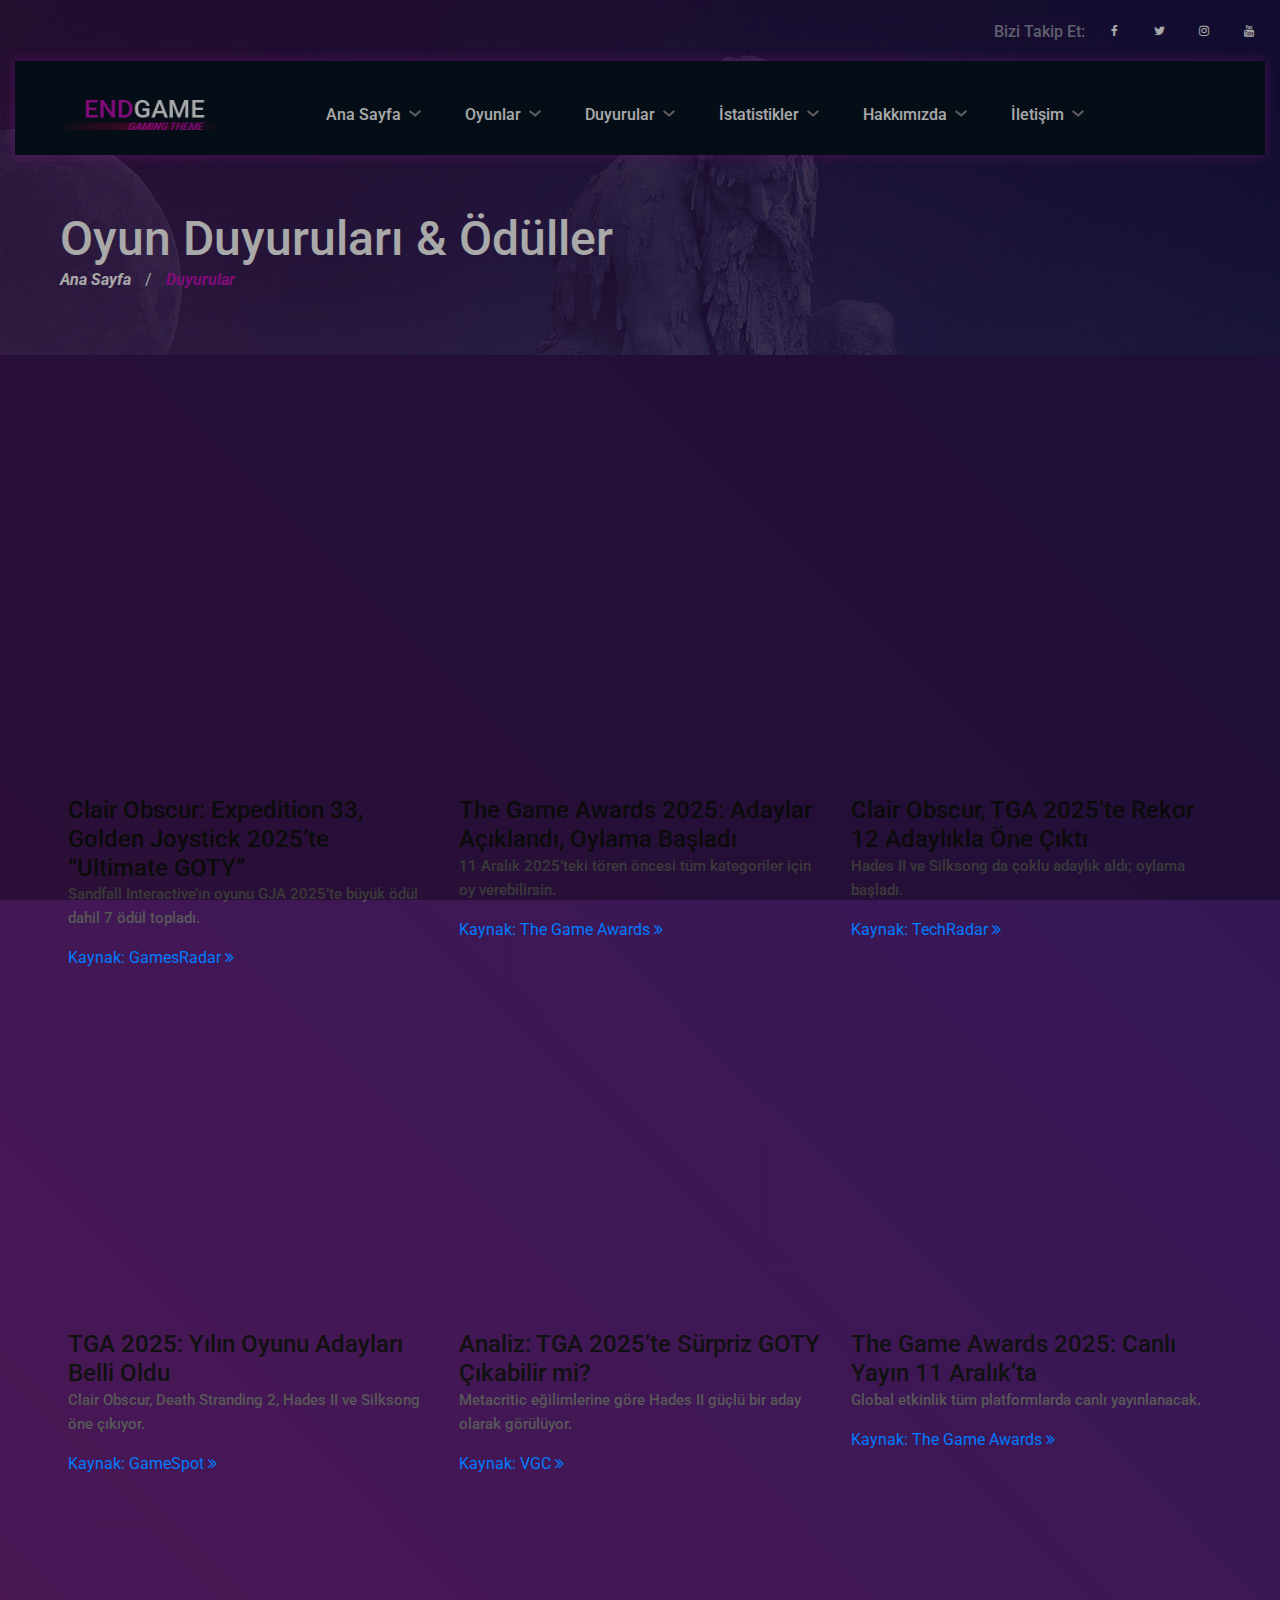
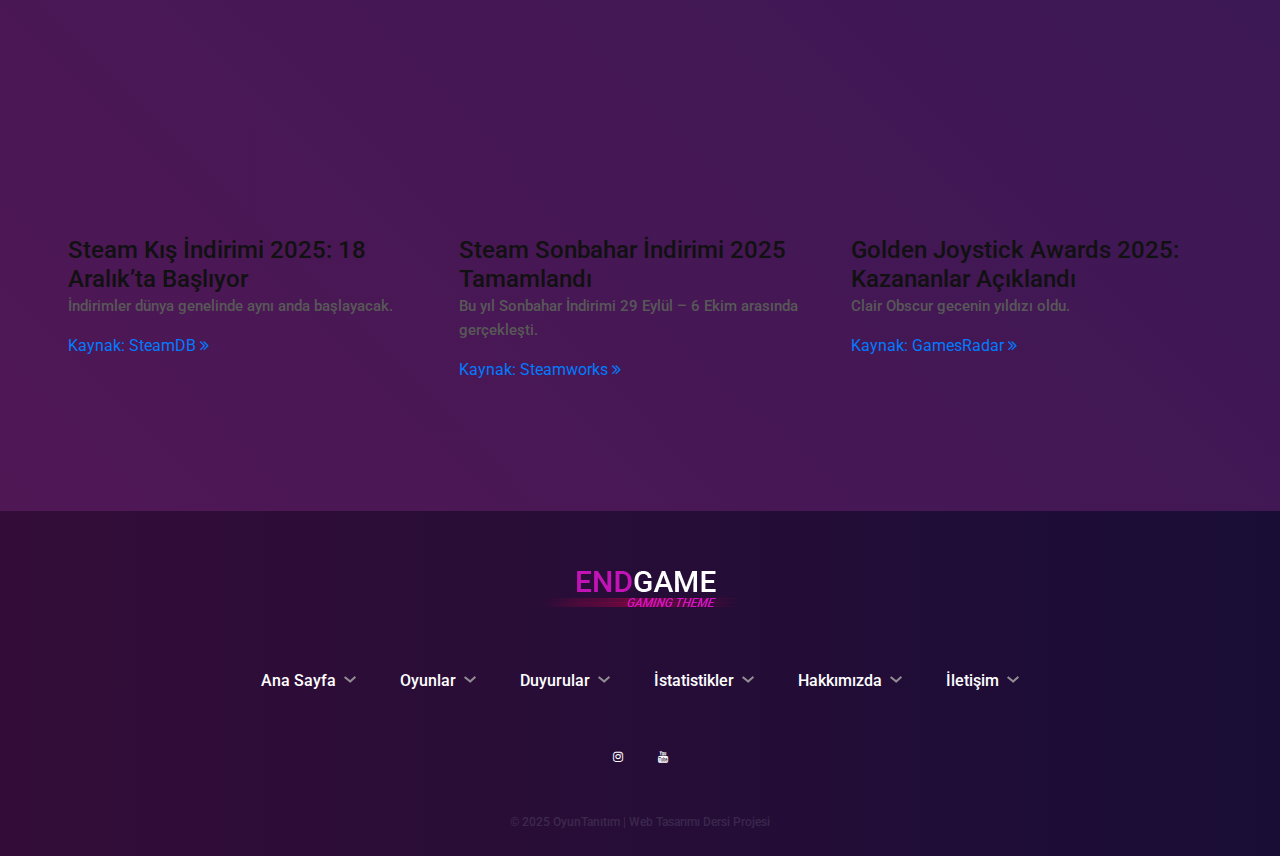
<file: duyurular.html>
<!DOCTYPE html>
<html lang="tr">
<head>
  <title>Duyurular | OyunTanıtım</title>
  <meta charset="UTF-8">
  <meta name="viewport" content="width=device-width, initial-scale=1.0">
  <meta name="description" content="Oyun Tanıtım Duyurular">
  <link href="img/favicon.ico" rel="shortcut icon"/>

  <link href="https://fonts.googleapis.com/css?family=Roboto:400,500,700,900&display=swap" rel="stylesheet">

  <style>
  .blog-thumb {
    width: 100%;
    height: 250px !important;
    background-size: contain !important;
    background-position: center !important;
    background-repeat: no-repeat !important;
    display: block;
  }

  .blog-item {
    overflow: hidden;
  }
  </style>

  
  <!-- CSS -->
  <link rel="stylesheet" href="css/bootstrap.min.css"/>
  <link rel="stylesheet" href="css/font-awesome.min.css"/>
  <link rel="stylesheet" href="css/slicknav.min.css"/>
  <link rel="stylesheet" href="css/owl.carousel.min.css"/>
  <link rel="stylesheet" href="css/magnific-popup.css"/>
  <link rel="stylesheet" href="css/animate.css"/>
  <link rel="stylesheet" href="css/style.css"/>
</head>
<body>

<!-- Preloader -->
<div id="preloder"><div class="loader"></div></div>

<!-- Header -->
<header class="header-section">
  <div class="header-warp">
    <div class="header-social d-flex justify-content-end">
      <p>Bizi Takip Et:</p>
      <a href="#"><i class="fa fa-facebook"></i></a>
      <a href="#"><i class="fa fa-twitter"></i></a>
      <a href="#"><i class="fa fa-instagram"></i></a>
      <a href="#"><i class="fa fa-youtube"></i></a>
    </div>

    <div class="header-bar-warp d-flex">
      <a href="index.html" class="site-logo"><img src="img/logo.png" alt=""></a>
      <nav class="top-nav-area w-100">
        <ul class="main-menu primary-menu">
          <li><a href="index.html">Ana Sayfa</a></li>
          <li><a href="games.html">Oyunlar</a></li>
          <li class="active"><a href="duyurular.html">Duyurular</a></li>
          <li><a href="istatistikler.html">İstatistikler</a></li>
          <li><a href="about.html">Hakkımızda</a></li>
          <li><a href="contact.html">İletişim</a></li>
        </ul>
      </nav>
    </div>
  </div>
</header>

<!-- Üst Görsel -->
<section class="page-top-section set-bg" data-setbg="img/page-top-bg/1.jpg">
  <div class="page-info">
    <h2>Oyun Duyuruları & Ödüller</h2>
    <div class="site-breadcrumb">
      <a href="index.html">Ana Sayfa</a> / <span>Duyurular</span>
    </div>
  </div>
</section>

<!-- Duyurular -->
<section class="blog-section spad">
  <div class="container">
    <div class="row">

<!-- DUYURU 1 -->
<div class="col-lg-4 col-md-6 mb-4">
  <div class="blog-item">
    <div class="blog-thumb set-bg" data-setbg="https://cdn.mos.cms.futurecdn.net/x2KNVwQa6iey2pQVcfxFNb-840-80.jpg.webp"></div>
    <div class="blog-text">
      <h4>Clair Obscur: Expedition 33, Golden Joystick 2025’te “Ultimate GOTY”</h4>
      <p>Sandfall Interactive’ın oyunu GJA 2025’te büyük ödül dahil 7 ödül topladı.</p>
      <a class="read-more" href="https://www.gamesradar.com/games/events-conferences/golden-joystick-awards-2025-all-winners/" target="_blank">
        Kaynak: GamesRadar <i class="fa fa-angle-double-right"></i>
      </a>
    </div>
  </div>
</div>

<!-- DUYURU 2 -->
<div class="col-lg-4 col-md-6 mb-4">
  <div class="blog-item">
    <div class="blog-thumb set-bg" data-setbg="https://cdn.thegameawards.com//frontend/svgs/logo-tga-gold.svg"></div>
    <div class="blog-text">
      <h4>The Game Awards 2025: Adaylar Açıklandı, Oylama Başladı</h4>
      <p>11 Aralık 2025’teki tören öncesi tüm kategoriler için oy verebilirsin.</p>
      <a class="read-more" href="https://thegameawards.com/nominees" target="_blank">
        Kaynak: The Game Awards <i class="fa fa-angle-double-right"></i>
      </a>
    </div>
  </div>
</div>

<!-- DUYURU 3 -->
<div class="col-lg-4 col-md-6 mb-4">
  <div class="blog-item">
    <div class="blog-thumb set-bg" data-setbg="https://cdn.mos.cms.futurecdn.net/g4JfuYmQtNiQpLCGhQTzum-970-80.jpg.webp"></div>
    <div class="blog-text">
      <h4>Clair Obscur, TGA 2025’te Rekor 12 Adaylıkla Öne Çıktı</h4>
      <p>Hades II ve Silksong da çoklu adaylık aldı; oylama başladı.</p>
      <a class="read-more" href="https://www.techradar.com/gaming/gaming-industry/the-game-awards-2025-nominees-are-now-live-with-clair-obscur-expedition-33-leading-the-show-in-12-categories-along-with-hades-2-and-hollow-knight-silksong-heres-the-list-and-how-to-vote" target="_blank">
        Kaynak: TechRadar <i class="fa fa-angle-double-right"></i>
      </a>
    </div>
  </div>
</div>

<!-- DUYURU 4 -->
<div class="col-lg-4 col-md-6 mb-4">
  <div class="blog-item">
    <div class="blog-thumb set-bg" data-setbg="https://www.gamespot.com/a/uploads/scale_super/1179/11799911/4603787-screenshot2025-11-17at12.10.12%E2%80%AFpm.png"></div>
    <div class="blog-text">
      <h4>TGA 2025: Yılın Oyunu Adayları Belli Oldu</h4>
      <p>Clair Obscur, Death Stranding 2, Hades II ve Silksong öne çıkıyor.</p>
      <a class="read-more" href="https://www.gamespot.com/gallery/all-the-game-awards-2025-winners-nominees/2900-7258/" target="_blank">
        Kaynak: GameSpot <i class="fa fa-angle-double-right"></i>
      </a>
    </div>
  </div>
</div>

<!-- DUYURU 5 -->
<div class="col-lg-4 col-md-6 mb-4">
  <div class="blog-item">
    <div class="blog-thumb set-bg" data-setbg="https://www.videogameschronicle.com/files/2025/11/gameawards2025-1024x576.jpg"></div>
    <div class="blog-text">
      <h4>Analiz: TGA 2025’te Sürpriz GOTY Çıkabilir mi?</h4>
      <p>Metacritic eğilimlerine göre Hades II güçlü bir aday olarak görülüyor.</p>
      <a class="read-more" href="https://www.videogameschronicle.com/news/the-game-awards-could-crown-a-surprise-game-of-the-year-if-the-winners-follow-metacritic-trends/" target="_blank">
        Kaynak: VGC <i class="fa fa-angle-double-right"></i>
      </a>
    </div>
  </div>
</div>

<!-- DUYURU 6 -->
<div class="col-lg-4 col-md-6 mb-4">
  <div class="blog-item">
    <div class="blog-thumb set-bg" data-setbg="https://cdn.thegameawards.com/1/2024/12/TGA24_FM_1556-scaled-1.jpg"></div>
    <div class="blog-text">
      <h4>The Game Awards 2025: Canlı Yayın 11 Aralık’ta</h4>
      <p>Global etkinlik tüm platformlarda canlı yayınlanacak.</p>
      <a class="read-more" href="https://thegameawards.com/" target="_blank">
        Kaynak: The Game Awards <i class="fa fa-angle-double-right"></i>
      </a>
    </div>
  </div>
</div>

<!-- DUYURU 7 -->
<div class="col-lg-4 col-md-6 mb-4">
  <div class="blog-item">
    <div class="blog-thumb set-bg" data-setbg="https://overkill.wtf/content/images/2025/08/steam-winter-sale.jpg"></div>
    <div class="blog-text">
      <h4>Steam Kış İndirimi 2025: 18 Aralık’ta Başlıyor</h4>
      <p>İndirimler dünya genelinde aynı anda başlayacak.</p>
      <a class="read-more" href="https://steamdb.info/sales/history/" target="_blank">
        Kaynak: SteamDB <i class="fa fa-angle-double-right"></i>
      </a>
    </div>
  </div>
</div>

<!-- DUYURU 8 -->
<div class="col-lg-4 col-md-6 mb-4">
  <div class="blog-item">
    <div class="blog-thumb set-bg" data-setbg="https://images.steamusercontent.com/ugc/49072302463516706/0BA665AA69DCA8374E9FAFEF283917A90D390B7F/?imw=637&imh=358&ima=fit&impolicy=Letterbox&imcolor=%23000000&letterbox=true"></div>
    <div class="blog-text">
      <h4>Steam Sonbahar İndirimi 2025 Tamamlandı</h4>
      <p>Bu yıl Sonbahar İndirimi 29 Eylül – 6 Ekim arasında gerçekleşti.</p>
      <a class="read-more" href="https://steamcommunity.com/groups/steamworks/announcements/detail/497187349280587904" target="_blank">
        Kaynak: Steamworks <i class="fa fa-angle-double-right"></i>
      </a>
    </div>
  </div>
</div>

<!-- DUYURU 9 -->
<div class="col-lg-4 col-md-6 mb-4">
  <div class="blog-item">
    <div class="blog-thumb set-bg" data-setbg="https://cdn.mos.cms.futurecdn.net/wMvVhoZeR2eaivngTELmK7-970-80.jpg.webp"></div>
    <div class="blog-text">
      <h4>Golden Joystick Awards 2025: Kazananlar Açıklandı</h4>
      <p>Clair Obscur gecenin yıldızı oldu.</p>
      <a class="read-more" href="https://www.gamesradar.com/games/events-conferences/golden-joystick-awards-2025-all-winners/" target="_blank">
        Kaynak: GamesRadar <i class="fa fa-angle-double-right"></i>
      </a>
    </div>
  </div>
</div>
     
</section>

<!-- Footer -->
<footer class="footer-section">
  <div class="container">
    <a href="index.html" class="footer-logo"><img src="img/logo.png" alt=""></a>
    <ul class="main-menu footer-menu">
      <li><a href="index.html">Ana Sayfa</a></li>
      <li><a href="games.html">Oyunlar</a></li>
      <li><a href="duyurular.html">Duyurular</a></li>
      <li><a href="istatistikler.html">İstatistikler</a></li>
      <li><a href="about.html">Hakkımızda</a></li>
      <li><a href="contact.html">İletişim</a></li>
    </ul>
    <div class="footer-social d-flex justify-content-center">
      <a href="#"><i class="fa fa-instagram"></i></a>
      <a href="#"><i class="fa fa-youtube"></i></a>
    </div>
    <div class="copyright">
      © 2025 OyunTanıtım | Web Tasarımı Dersi Projesi
    </div>
  </div>
</footer>

<!-- JS -->
<script src="js/jquery-3.2.1.min.js"></script>
<script src="js/bootstrap.min.js"></script>
<script src="js/jquery.slicknav.min.js"></script>
<script src="js/owl.carousel.min.js"></script>
<script src="js/jquery.sticky-sidebar.min.js"></script>
<script src="js/jquery.magnific-popup.min.js"></script>
<script src="js/main.js"></script>

</body>
</html>
</file>
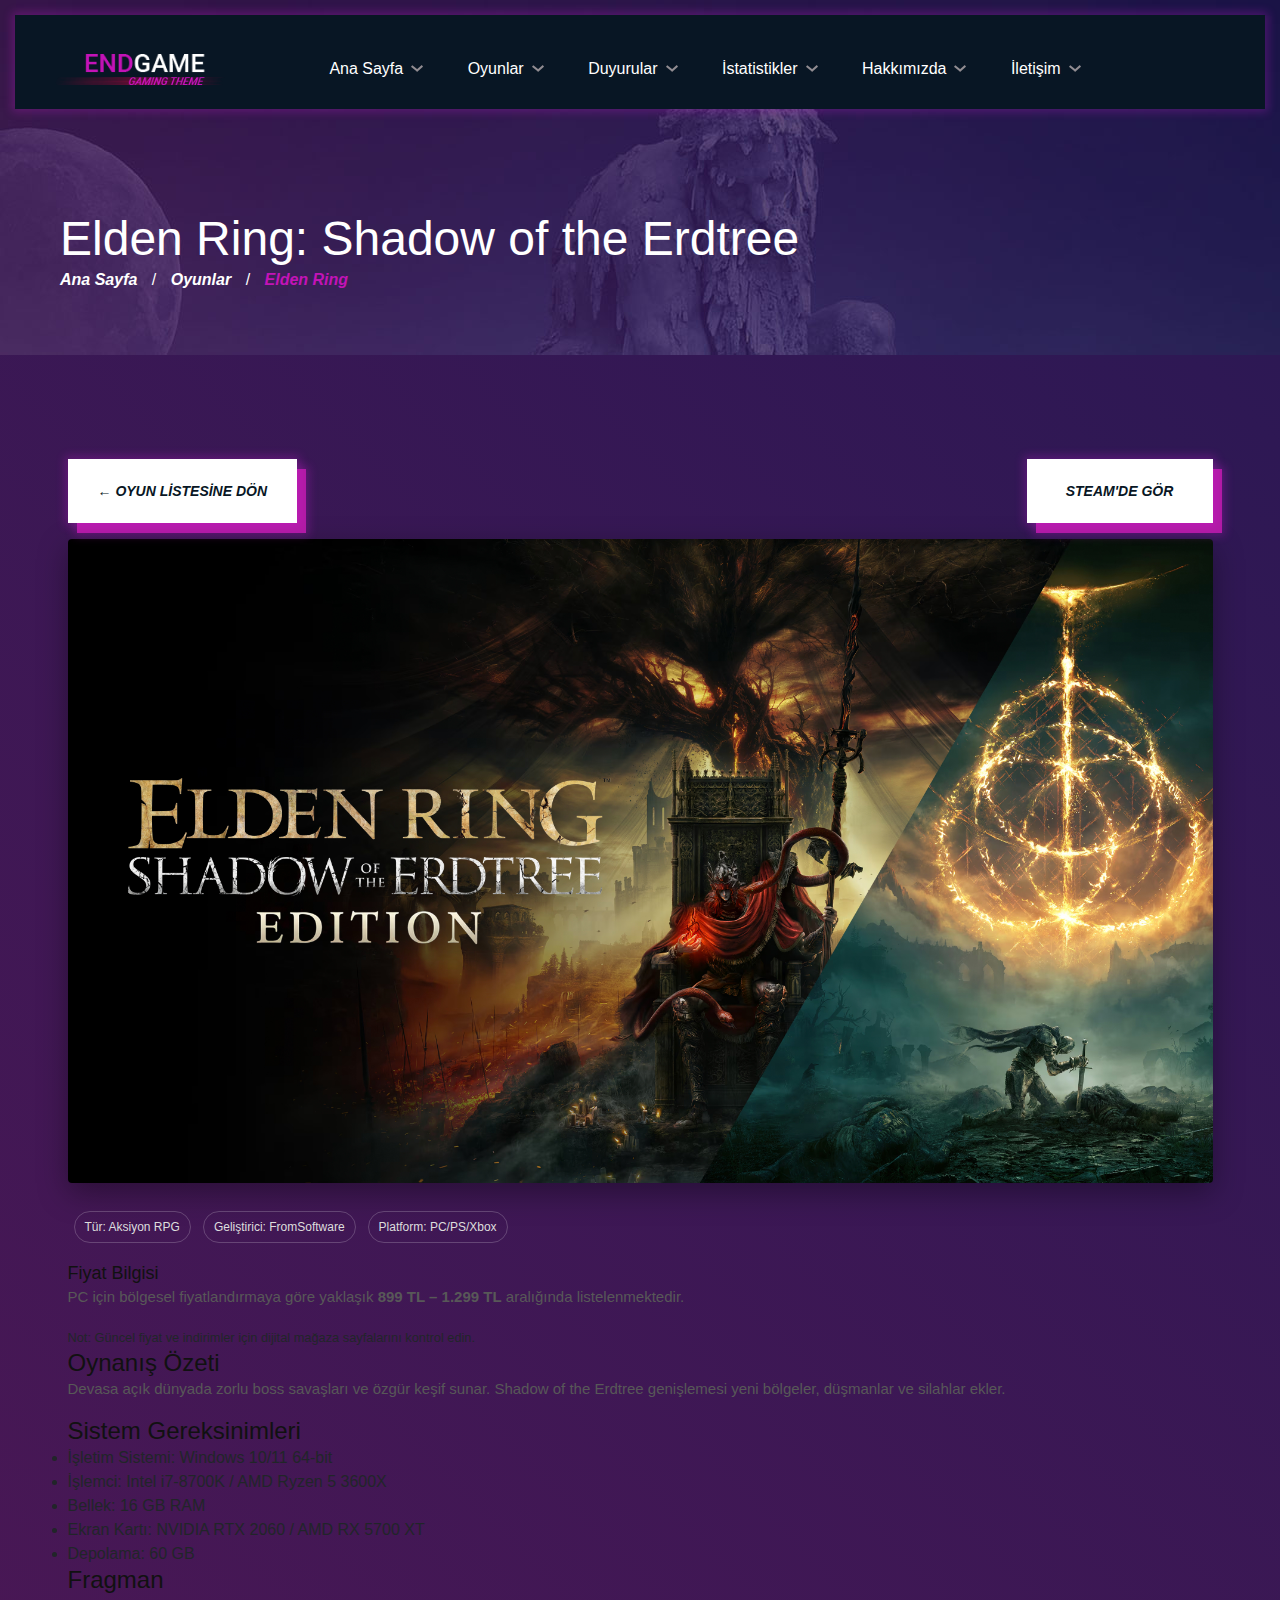
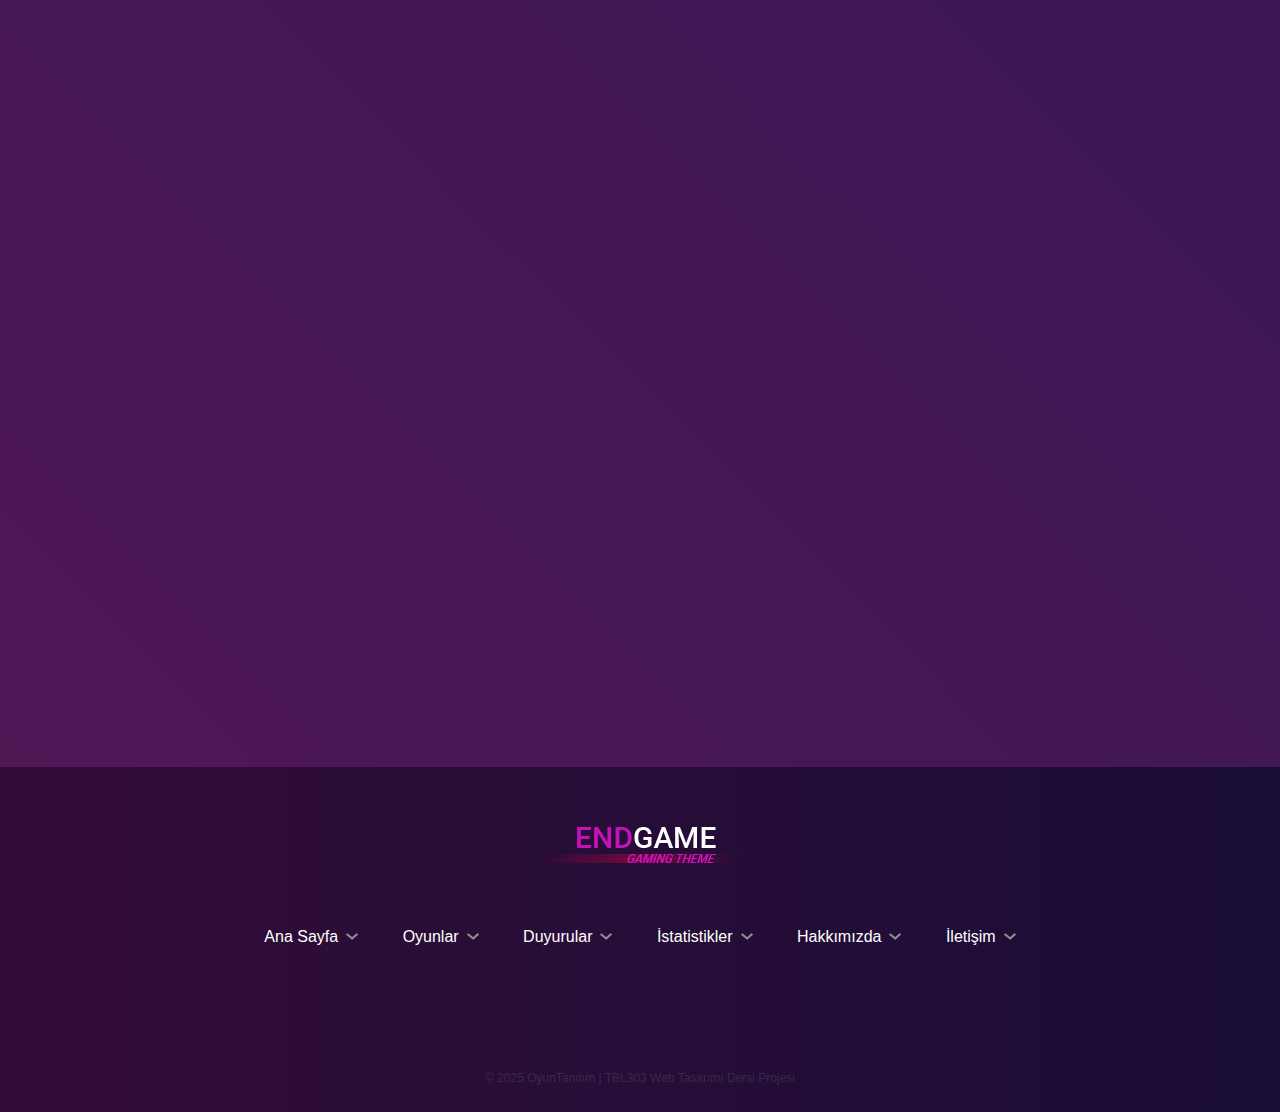
<file: game-eldenring.html>
<!DOCTYPE html>
<html lang="tr">
<head>
  <meta charset="UTF-8">
  <meta name="viewport" content="width=device-width, initial-scale=1.0">
  <meta name="description" content="Elden Ring: Shadow of the Erdtree detayları, sistem gereksinimleri ve fragman.">
  <meta name="keywords" content="oyun, tanıtım, inceleme, fragman, sistem gereksinimleri">
  <title>Elden Ring: Shadow of the Erdtree</title>
  <link rel="stylesheet" href="css/bootstrap.min.css"/>
  <link rel="stylesheet" href="css/style.css"/>
  <style>
    .info-badges span{display:inline-block;margin:4px 6px;padding:6px 10px;border:1px solid rgba(255,255,255,.2);border-radius:999px;font-size:12px;color:#ddd}
    .btn-row{gap:10px}
    .shadow-hero{box-shadow:0 10px 30px rgba(0,0,0,.35)}
  </style>
</head>
<body>
  <header class="header-section">
    <div class="header-bar-warp d-flex">
      <a href="index.html" class="site-logo"><img src="img/logo.png" alt="OyunTanıtım"></a>
      <nav class="top-nav-area w-100">
        <ul class="main-menu primary-menu">
          <li><a href="index.html">Ana Sayfa</a></li>
          <li><a href="games.html">Oyunlar</a></li>
          <li><a href="duyurular.html">Duyurular</a></li>
          <li><a href="istatistikler.html">İstatistikler</a></li>
          <li><a href="about.html">Hakkımızda</a></li>
          <li><a href="contact.html">İletişim</a></li>
        </ul>
      </nav>
    </div>
  </header>

  <section class="page-top-section set-bg" data-setbg="img/page-top-bg/1.jpg">
    <div class="page-info">
      <h2>Elden Ring: Shadow of the Erdtree</h2>
      <div class="site-breadcrumb">
        <a href="index.html">Ana Sayfa</a> / <a href="games.html">Oyunlar</a> / <span>Elden Ring</span>
      </div>
    </div>
  </section>

  <section class="games-single-page">
    <div class="container">
      <div class="d-flex flex-wrap align-items-center justify-content-between mb-3 btn-row">
        <a href="games.html" class="site-btn">← Oyun Listesine Dön</a>
        <a href="https://store.steampowered.com/app/1245620/ELDEN_RING/" target="_blank" class="site-btn">Steam'de Gör</a>
      </div>

      <img src="img/games/eldenringSE.jpg" class="img-fluid rounded mb-4 shadow-hero" alt="Elden Ring: Shadow of the Erdtree">

      <div class="info-badges mb-3">
        <span>Tür: Aksiyon RPG</span><span>Geliştirici: FromSoftware</span><span>Platform: PC/PS/Xbox</span>
      </div>

      <div class="game-price-box">
        <h5>Fiyat Bilgisi</h5>
        <p>PC için bölgesel fiyatlandırmaya göre yaklaşık <strong>899 TL – 1.299 TL</strong> aralığında listelenmektedir.</p>
        <small>Not: Güncel fiyat ve indirimler için dijital mağaza sayfalarını kontrol edin.</small>
      </div>
      
      <h4>Oynanış Özeti</h4>
      <p>Devasa açık dünyada zorlu boss savaşları ve özgür keşif sunar. Shadow of the Erdtree genişlemesi yeni bölgeler, düşmanlar ve silahlar ekler.</p>

      <h4>Sistem Gereksinimleri</h4>
      <ul>
        <li>İşletim Sistemi: Windows 10/11 64-bit</li><li>İşlemci: Intel i7-8700K / AMD Ryzen 5 3600X</li><li>Bellek: 16 GB RAM</li><li>Ekran Kartı: NVIDIA RTX 2060 / AMD RX 5700 XT</li><li>Depolama: 60 GB</li>
      </ul>

      <h4>Fragman</h4>
      <div class="embed-responsive embed-responsive-16by9 mb-4">
        <iframe class="embed-responsive-item" src="https://www.youtube.com/embed/qLZenOn7WUo" allowfullscreen title="Elden Ring: Shadow of the Erdtree fragman"></iframe>
      </div>
    </div>
  </section>

  <!-- FOOTER -->
<footer class="footer-section">
  <div class="container">

    <a href="index.html" class="footer-logo"><img src="img/logo.png" alt="OyunTanıtım"></a>

    <ul class="main-menu footer-menu">
      <li><a href="index.html">Ana Sayfa</a></li>
      <li><a href="games.html">Oyunlar</a></li>
      <li><a href="duyurular.html">Duyurular</a></li>
      <li><a href="istatistikler.html">İstatistikler</a></li>
      <li><a href="about.html">Hakkımızda</a></li>
      <li><a href="contact.html">İletişim</a></li>
    </ul>

    <div class="footer-social d-flex justify-content-center">
      <a href="#"><i class="fa fa-facebook"></i></a>
      <a href="#"><i class="fa fa-twitter"></i></a>
      <a href="#"><i class="fa fa-instagram"></i></a>
      <a href="#"><i class="fa fa-youtube"></i></a>
    </div>

    <div class="copyright">
      © 2025 OyunTanıtım | TBL303 Web Tasarımı Dersi Projesi
    </div>

  </div>
</footer>

  <script src="js/jquery-3.2.1.min.js"></script>
  <script src="js/bootstrap.min.js"></script>
  <script src="js/jquery.slicknav.min.js"></script>
  <script src="js/owl.carousel.min.js"></script>
  <script src="js/jquery.sticky-sidebar.min.js"></script>
  <script src="js/jquery.magnific-popup.min.js"></script>
  <script src="js/main.js"></script>
</body>
</html>
</file>
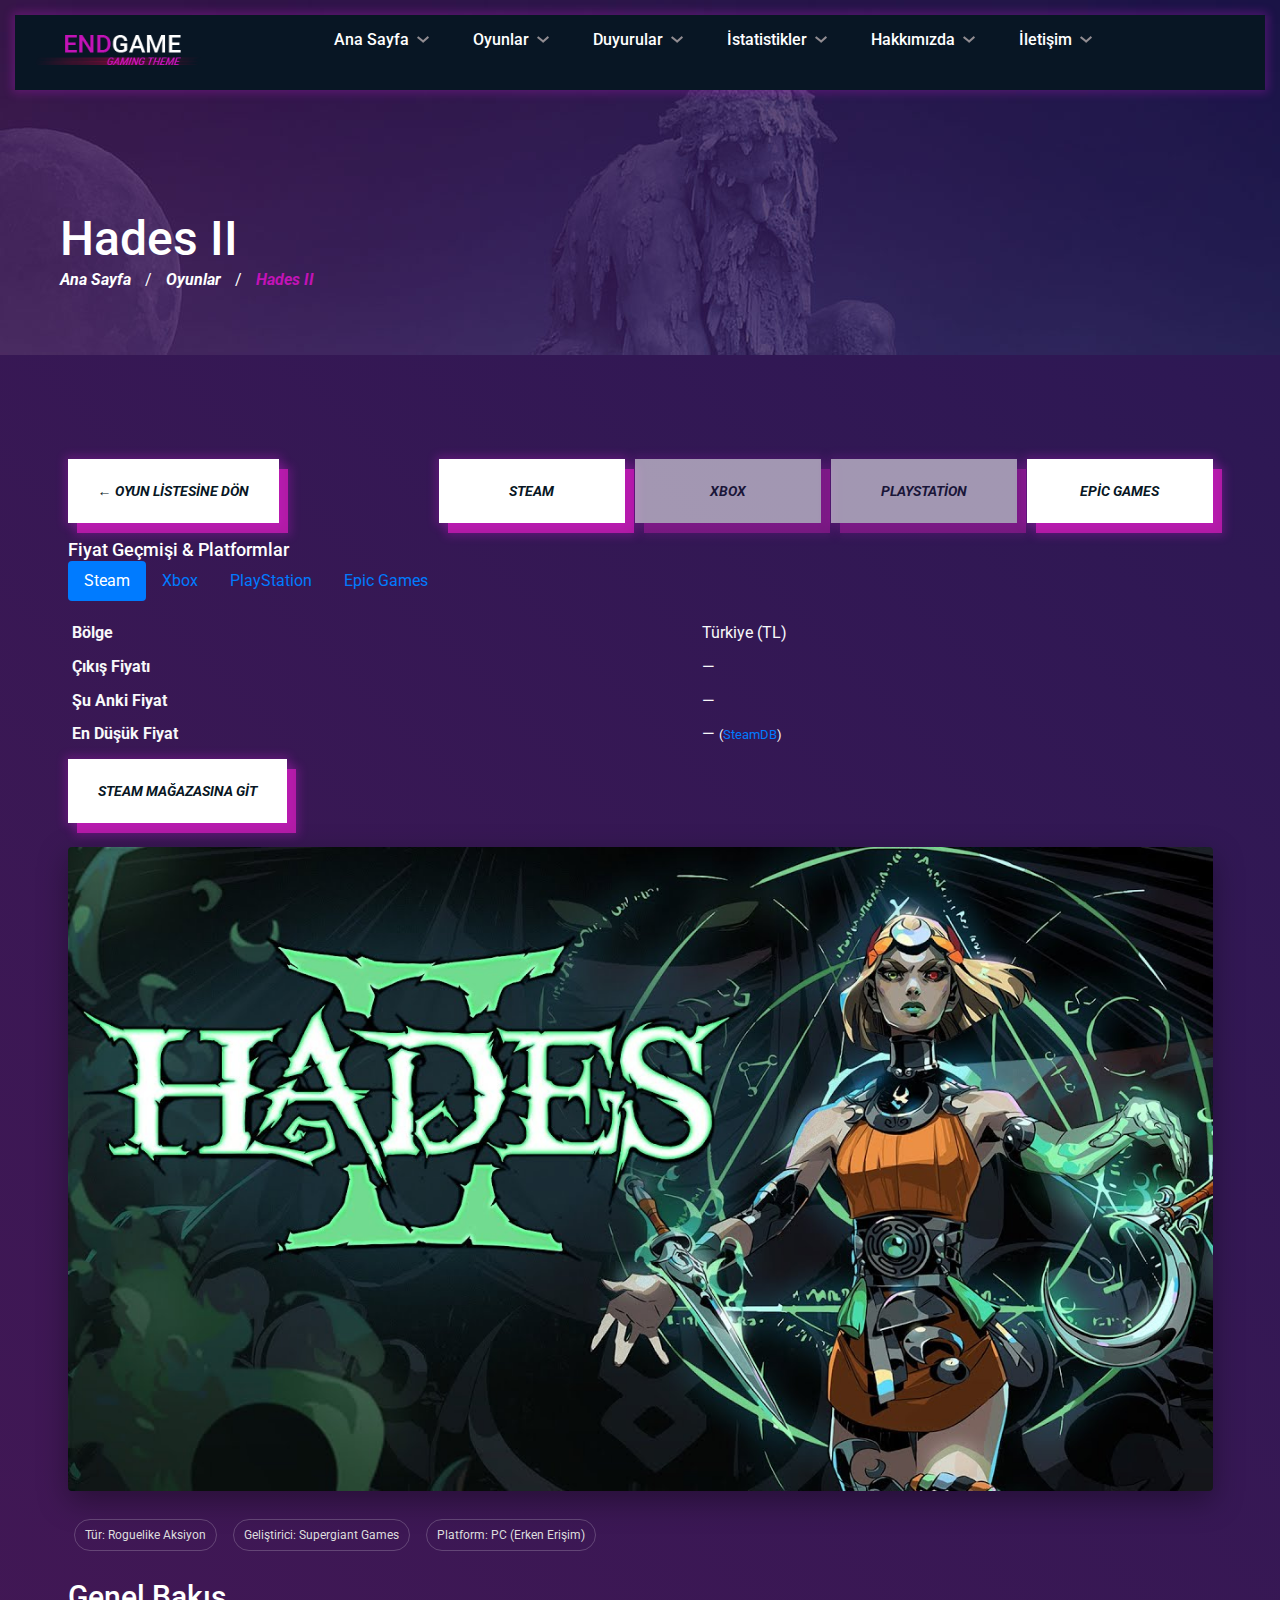
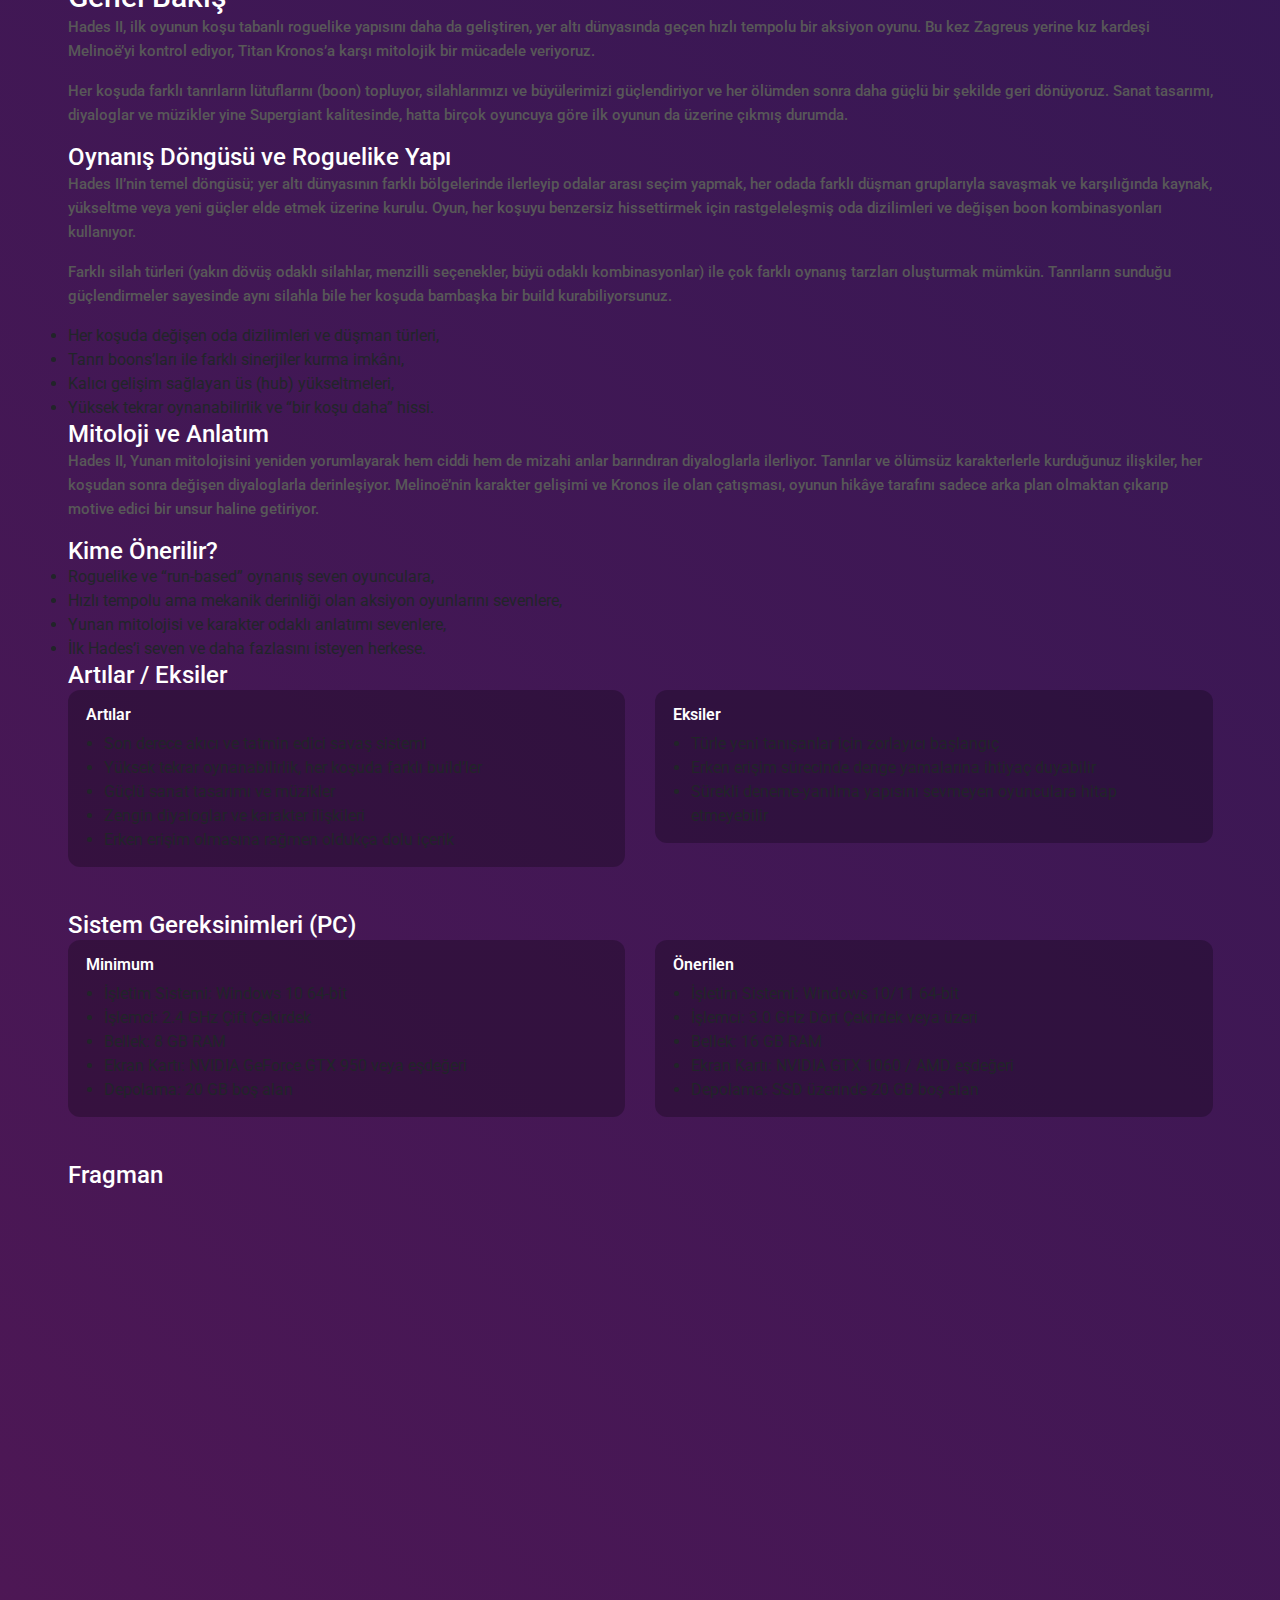
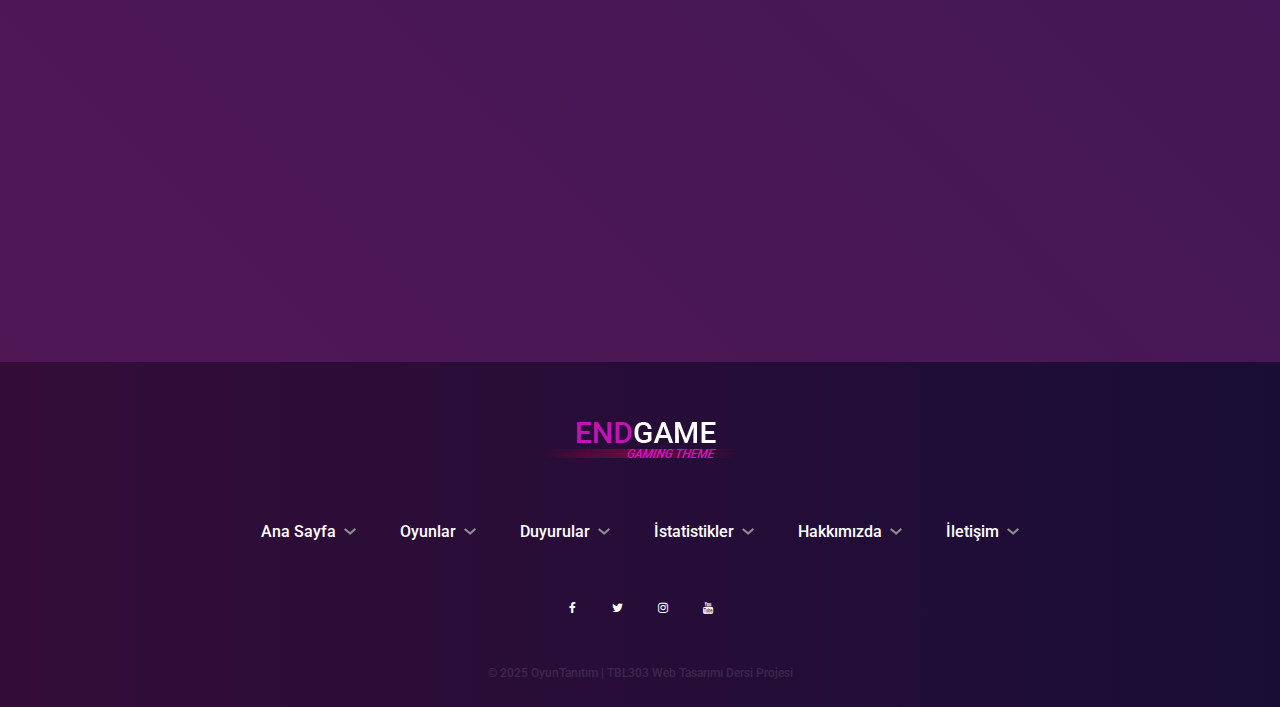
<file: game-hades2.html>
<!DOCTYPE html>
<html lang="tr">
<head>
  <meta charset="UTF-8">
  <meta name="viewport" content="width=device-width, initial-scale=1.0">
  <meta name="description" content="Hades II detaylı inceleme, sistem gereksinimleri ve fragman.">
  <meta name="keywords" content="oyun, tanıtım, inceleme, fragman, sistem gereksinimleri, Hades 2, Hades II">
  <title>Hades II | OyunTanıtım</title>

  <!-- Favicon -->
  <link href="img/favicon.ico" rel="shortcut icon"/>

  <!-- Google Font -->
  <link href="https://fonts.googleapis.com/css?family=Roboto:400,500,700,900&display=swap" rel="stylesheet">

  <!-- Stylesheets -->
  <link rel="stylesheet" href="css/bootstrap.min.css"/>
  <link rel="stylesheet" href="css/font-awesome.min.css"/>
  <link rel="stylesheet" href="css/slicknav.min.css"/>
  <link rel="stylesheet" href="css/owl.carousel.min.css"/>
  <link rel="stylesheet" href="css/magnific-popup.css"/>
  <link rel="stylesheet" href="css/animate.css"/>
  <link rel="stylesheet" href="css/style.css"/>

  <style>
    /* Sayfaya özel ufak stiller */
    .info-badges span{
      display:inline-block;
      margin:4px 6px;
      padding:6px 10px;
      border:1px solid rgba(255,255,255,.2);
      border-radius:999px;
      font-size:12px;
      color:#ddd;
    }
    .btn-row{gap:10px}
    .shadow-hero{box-shadow:0 10px 30px rgba(0,0,0,.35)}

    /* Platform buton renkleri + disabled hali */
    .site-btn.steam-btn{background:#171a21}
    .site-btn.xbox-btn{background:#107c10}
    .site-btn.ps-btn{background:#003791}
    .site-btn.epic-btn{background:#202020}
    .site-btn[aria-disabled="true"]{
      opacity:.55;
      pointer-events:none;
      cursor:not-allowed;
    }

    /* Küçük uyarı rozeti */
    .badge-unavail{
      display:inline-block;
      font-size:.75rem;
      padding:.2rem .5rem;
      background:#6c757d;
      border-radius:.35rem;
      margin-left:.5rem;
    }

    /* Sistem gereksinimleri kutuları */
    .requirements-box{
      background:rgba(0,0,0,.25);
      border-radius:12px;
      padding:15px 18px;
      margin-bottom:20px;
    }
    .requirements-box h5{
      margin-bottom:8px;
      font-size:1rem;
      font-weight:600;
    }
    .requirements-box ul{
      padding-left:18px;
      margin-bottom:0;
    }

    /* Bu sayfadaki başlıkları koyu fonda daha okunur yap */
    .games-single-page h2,
    .games-single-page h3,
    .games-single-page h4,
    .games-single-page h5,
    .games-single-page h6{
      color:#ffffff;
    }
  </style>
</head>
<body>

  <!-- HEADER -->
  <header class="header-section">
    <div class="header-bar-warp d-flex" style="padding:10px;">
      <a href="index.html" class="site-logo">
        <img src="img/logo.png" alt="OyunTanıtım" style="padding:10px;">
      </a>
      <nav class="top-nav-area w-100">
        <ul class="main-menu primary-menu">
          <li><a href="index.html">Ana Sayfa</a></li>

          <!-- Oyunlar Dropdown (Sadece kategoriler) -->
          <li>
            <a href="#">Oyunlar</a>
            <ul class="sub-menu">
              <li><a href="games.html">Tüm Oyunlar</a></li>
              <li><a href="oyunlar-coop.html">Co-op Oyun Önerileri</a></li>
              <li><a href="oyunlar-editor.html">Editörün Seçimi</a></li>
            </ul>
          </li>

          <li><a href="duyurular.html">Duyurular</a></li>
          <li><a href="istatistikler.html">İstatistikler</a></li>
          <li><a href="hakkinda.html">Hakkımızda</a></li>
          <li><a href="iletisim.html">İletişim</a></li>
        </ul>
      </nav>
    </div>
  </header>

  <!-- SAYFA ÜSTÜ -->
  <section class="page-top-section set-bg" data-setbg="img/page-top-bg/1.jpg">
    <div class="page-info">
      <h2>Hades II</h2>
      <div class="site-breadcrumb">
        <a href="index.html">Ana Sayfa</a> /
        <a href="games.html">Oyunlar</a> /
        <span>Hades II</span>
      </div>
    </div>
  </section>

  <!-- İÇERİK -->
  <section class="games-single-page">
    <div class="container">

      <!-- ← Oyun Listesine Dön + Platform Butonları -->
      <div class="d-flex flex-wrap align-items-center justify-content-between mb-3 btn-row">
        <a href="games.html" class="site-btn">← Oyun Listesine Dön</a>
        <div class="d-flex flex-wrap btn-row">
          <a href="https://store.steampowered.com/app/1145350/Hades_II/" target="_blank" class="site-btn steam-btn">Steam</a>
          <a href="#" class="site-btn xbox-btn" aria-disabled="true" data-toggle="tooltip" title="Bu oyun Xbox’ta satışta değil">Xbox</a>
          <a href="#" class="site-btn ps-btn" aria-disabled="true" data-toggle="tooltip" title="Bu oyun PlayStation’da satışta değil">PlayStation</a>
          <a href="https://store.epicgames.com/tr/p/hades-ii" target="_blank" class="site-btn epic-btn">Epic Games</a>
        </div>
      </div>

      <!-- Fiyat Geçmişi & Platformlar (Sekmeli) -->
      <div class="game-price-box mt-3 mb-4">
        <h5>Fiyat Geçmişi & Platformlar</h5>

        <ul class="nav nav-pills mb-3" id="h2PriceTab" role="tablist">
          <li class="nav-item">
            <a class="nav-link active" id="h2-steam-tab" data-toggle="pill" href="#h2-steam" role="tab">Steam</a>
          </li>
          <li class="nav-item">
            <a class="nav-link" id="h2-xbox-tab" data-toggle="pill" href="#h2-xbox" role="tab">Xbox</a>
          </li>
          <li class="nav-item">
            <a class="nav-link" id="h2-ps-tab" data-toggle="pill" href="#h2-ps" role="tab">PlayStation</a>
          </li>
          <li class="nav-item">
            <a class="nav-link" id="h2-epic-tab" data-toggle="pill" href="#h2-epic" role="tab">Epic Games</a>
          </li>
        </ul>

        <div class="tab-content" id="h2PriceTabContent">
          <!-- Steam -->
          <div class="tab-pane fade show active" id="h2-steam" role="tabpanel" aria-labelledby="h2-steam-tab">
            <table class="table table-sm table-borderless mb-2 text-light">
              <tbody>
                <tr><th scope="row">Bölge</th><td>Türkiye (TL)</td></tr>
                <tr><th scope="row">Çıkış Fiyatı</th><td>—</td></tr>
                <tr><th scope="row">Şu Anki Fiyat</th><td>—</td></tr>
                <tr>
                  <th scope="row">En Düşük Fiyat</th>
                  <td>— <small>(<a href="https://steamdb.info/app/1145350/" target="_blank">SteamDB</a>)</small></td>
                </tr>
              </tbody>
            </table>
            <a href="https://store.steampowered.com/app/1145350/Hades_II/" target="_blank" class="site-btn steam-btn btn-sm">Steam Mağazasına Git</a>
          </div>

          <!-- Xbox (Satışta değil) -->
          <div class="tab-pane fade" id="h2-xbox" role="tabpanel" aria-labelledby="h2-xbox-tab">
            <div class="alert alert-secondary mb-2">
              Bu oyun Xbox Store’da satışta değil
              <span class="badge-unavail">Satışta değil</span>
            </div>
          </div>

          <!-- PlayStation (Satışta değil) -->
          <div class="tab-pane fade" id="h2-ps" role="tabpanel" aria-labelledby="h2-ps-tab">
            <div class="alert alert-secondary mb-2">
              Bu oyun PlayStation Store’da satışta değil
              <span class="badge-unavail">Satışta değil</span>
            </div>
          </div>

          <!-- Epic -->
          <div class="tab-pane fade" id="h2-epic" role="tabpanel" aria-labelledby="h2-epic-tab">
            <table class="table table-sm table-borderless mb-2 text-light">
              <tbody>
                <tr><th scope="row">Platform</th><td>Epic Games Store</td></tr>
                <tr><th scope="row">Şu Anki Fiyat</th><td>—</td></tr>
                <tr><th scope="row">En Düşük Fiyat</th><td>—</td></tr>
              </tbody>
            </table>
            <a href="https://store.epicgames.com/tr/p/hades-ii" target="_blank" class="site-btn epic-btn btn-sm">Epic Mağazasına Git</a>
          </div>
        </div>
      </div>

      <!-- Kapak görseli -->
      <img src="img/games/hades2.jpg"
           class="img-fluid rounded mb-4 shadow-hero"
           alt="Hades II kapak görseli">

      <!-- Bilgi rozetleri -->
      <div class="info-badges mb-4">
        <span>Tür: Roguelike Aksiyon</span>
        <span>Geliştirici: Supergiant Games</span>
        <span>Platform: PC (Erken Erişim)</span>
      </div>

      <!-- GENEL BAKIŞ -->
      <h3>Genel Bakış</h3>
      <p>
        Hades II, ilk oyunun koşu tabanlı roguelike yapısını daha da geliştiren, yer altı dünyasında geçen hızlı tempolu
        bir aksiyon oyunu. Bu kez Zagreus yerine kız kardeşi Melinoë’yi kontrol ediyor, Titan Kronos’a karşı mitolojik
        bir mücadele veriyoruz.
      </p>
      <p>
        Her koşuda farklı tanrıların lütuflarını (boon) topluyor, silahlarımızı ve büyülerimizi güçlendiriyor ve her ölümden
        sonra daha güçlü bir şekilde geri dönüyoruz. Sanat tasarımı, diyaloglar ve müzikler yine Supergiant kalitesinde,
        hatta birçok oyuncuya göre ilk oyunun da üzerine çıkmış durumda.
      </p>

      <!-- OYNANIŞ DÖNGÜSÜ -->
      <h4>Oynanış Döngüsü ve Roguelike Yapı</h4>
      <p>
        Hades II’nin temel döngüsü; yer altı dünyasının farklı bölgelerinde ilerleyip odalar arası seçim yapmak, her odada
        farklı düşman gruplarıyla savaşmak ve karşılığında kaynak, yükseltme veya yeni güçler elde etmek üzerine kurulu.
        Oyun, her koşuyu benzersiz hissettirmek için rastgeleleşmiş oda dizilimleri ve değişen boon kombinasyonları kullanıyor.
      </p>
      <p>
        Farklı silah türleri (yakın dövüş odaklı silahlar, menzilli seçenekler, büyü odaklı kombinasyonlar) ile çok farklı
        oynanış tarzları oluşturmak mümkün. Tanrıların sunduğu güçlendirmeler sayesinde aynı silahla bile her koşuda bambaşka
        bir build kurabiliyorsunuz.
      </p>
      <ul>
        <li>Her koşuda değişen oda dizilimleri ve düşman türleri,</li>
        <li>Tanrı boons’ları ile farklı sinerjiler kurma imkânı,</li>
        <li>Kalıcı gelişim sağlayan üs (hub) yükseltmeleri,</li>
        <li>Yüksek tekrar oynanabilirlik ve “bir koşu daha” hissi.</li>
      </ul>

      <!-- MİTOLOJİ VE ANLATIM -->
      <h4>Mitoloji ve Anlatım</h4>
      <p>
        Hades II, Yunan mitolojisini yeniden yorumlayarak hem ciddi hem de mizahi anlar barındıran diyaloglarla ilerliyor.
        Tanrılar ve ölümsüz karakterlerle kurduğunuz ilişkiler, her koşudan sonra değişen diyaloglarla derinleşiyor.
        Melinoë’nin karakter gelişimi ve Kronos ile olan çatışması, oyunun hikâye tarafını sadece arka plan olmaktan çıkarıp
        motive edici bir unsur haline getiriyor.
      </p>

      <!-- KİME ÖNERİLİR? -->
      <h4>Kime Önerilir?</h4>
      <ul>
        <li>Roguelike ve “run-based” oynanış seven oyunculara,</li>
        <li>Hızlı tempolu ama mekanik derinliği olan aksiyon oyunlarını sevenlere,</li>
        <li>Yunan mitolojisi ve karakter odaklı anlatımı sevenlere,</li>
        <li>İlk Hades’i seven ve daha fazlasını isteyen herkese.</li>
      </ul>

      <!-- ARTILAR / EKSİLER -->
      <h4>Artılar / Eksiler</h4>
      <div class="row mb-4">
        <div class="col-md-6">
          <div class="requirements-box">
            <h5>Artılar</h5>
            <ul>
              <li>Son derece akıcı ve tatmin edici savaş sistemi</li>
              <li>Yüksek tekrar oynanabilirlik, her koşuda farklı build’ler</li>
              <li>Güçlü sanat tasarımı ve müzikler</li>
              <li>Zengin diyaloglar ve karakter ilişkileri</li>
              <li>Erken erişim olmasına rağmen oldukça dolu içerik</li>
            </ul>
          </div>
        </div>
        <div class="col-md-6">
          <div class="requirements-box">
            <h5>Eksiler</h5>
            <ul>
              <li>Türle yeni tanışanlar için zorlayıcı başlangıç</li>
              <li>Erken erişim sürecinde denge yamalarına ihtiyaç duyabilir</li>
              <li>Sürekli deneme-yanılma yapısını sevmeyen oyunculara hitap etmeyebilir</li>
            </ul>
          </div>
        </div>
      </div>

      <!-- SİSTEM GEREKSİNİMLERİ -->
      <h4>Sistem Gereksinimleri (PC)</h4>
      <div class="row mb-4">
        <div class="col-md-6">
          <div class="requirements-box">
            <h5>Minimum</h5>
            <ul>
              <li>İşletim Sistemi: Windows 10 64-bit</li>
              <li>İşlemci: 2.4 GHz Çift Çekirdek</li>
              <li>Bellek: 8 GB RAM</li>
              <li>Ekran Kartı: NVIDIA GeForce GTX 950 veya eşdeğeri</li>
              <li>Depolama: 20 GB boş alan</li>
            </ul>
          </div>
        </div>
        <div class="col-md-6">
          <div class="requirements-box">
            <h5>Önerilen</h5>
            <ul>
              <li>İşletim Sistemi: Windows 10/11 64-bit</li>
              <li>İşlemci: 3.0 GHz Dört Çekirdek veya üzeri</li>
              <li>Bellek: 16 GB RAM</li>
              <li>Ekran Kartı: NVIDIA GTX 1060 / AMD eşdeğeri</li>
              <li>Depolama: SSD üzerinde 20 GB boş alan</li>
            </ul>
          </div>
        </div>
      </div>

      <!-- FRAGMAN -->
      <h4>Fragman</h4>
      <div class="embed-responsive embed-responsive-16by9 mb-4">
        <iframe class="embed-responsive-item"
                src="https://www.youtube.com/watch?v=U8lJRcUeEMs"
                allowfullscreen
                title="Hades II fragman"></iframe>
      </div>

    </div>
  </section>

  <!-- FOOTER (Elden sayfasıyla uyumlu) -->
  <footer class="footer-section">
    <div class="container">
      <a href="index.html" class="footer-logo">
        <img src="img/logo.png" alt="OyunTanıtım">
      </a>

      <ul class="main-menu footer-menu">
        <li><a href="index.html">Ana Sayfa</a></li>
        <li><a href="games.html">Oyunlar</a></li>
        <li><a href="duyurular.html">Duyurular</a></li>
        <li><a href="istatistikler.html">İstatistikler</a></li>
        <li><a href="hakkinda.html">Hakkımızda</a></li>
        <li><a href="iletisim.html">İletişim</a></li>
      </ul>

      <div class="footer-social d-flex justify-content-center">
        <a href="#"><i class="fa fa-facebook"></i></a>
        <a href="#"><i class="fa fa-twitter"></i></a>
        <a href="#"><i class="fa fa-instagram"></i></a>
        <a href="#"><i class="fa fa-youtube"></i></a>
      </div>

      <div class="copyright">
        © 2025 OyunTanıtım | TBL303 Web Tasarımı Dersi Projesi
      </div>
    </div>
  </footer>

  <!-- JS -->
  <script src="js/jquery-3.2.1.min.js"></script>
  <script src="js/bootstrap.min.js"></script>
  <script src="js/jquery.slicknav.min.js"></script>
  <script src="js/owl.carousel.min.js"></script>
  <script src="js/jquery.sticky-sidebar.min.js"></script>
  <script src="js/jquery.magnific-popup.min.js"></script>
  <script src="js/main.js"></script>
  <script>
    // Tooltip'ler (özellikle disabled platform butonları için)
    $(function () {
      $('[data-toggle="tooltip"]').tooltip();
    });
  </script>
</body>
</html>
</file>
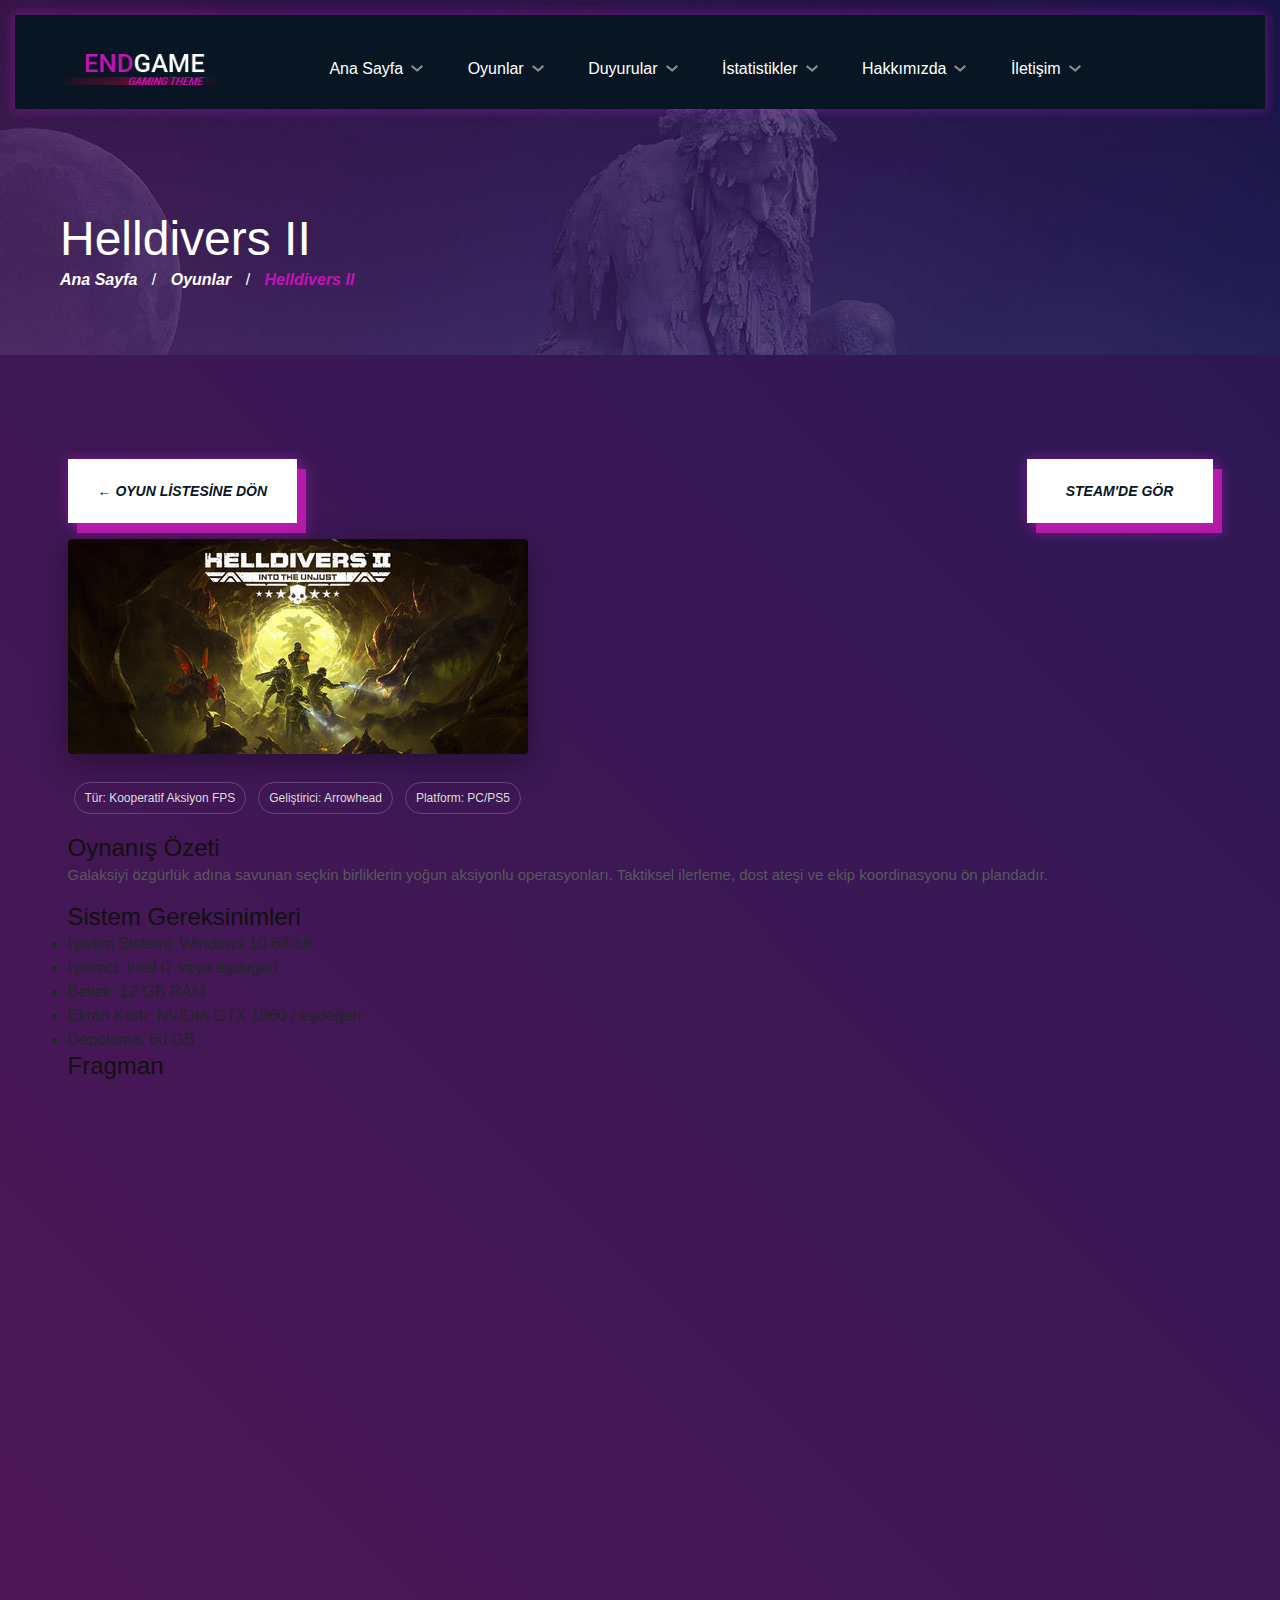
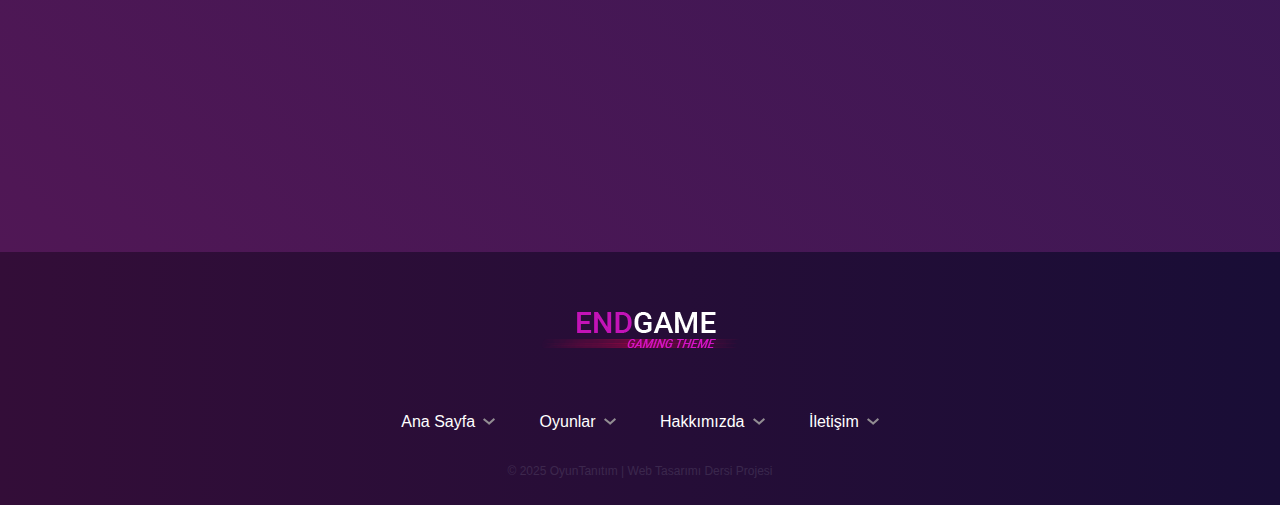
<file: game-helldivers2.html>
<!DOCTYPE html>
<html lang="tr">
<head>
  <meta charset="UTF-8">
  <meta name="viewport" content="width=device-width, initial-scale=1.0">
  <meta name="description" content="Helldivers II oyun detayları, sistem gereksinimleri ve fragman.">
  <meta name="keywords" content="oyun, tanıtım, inceleme, fragman, sistem gereksinimleri">
  <title>Helldivers II</title>
  <link rel="stylesheet" href="css/bootstrap.min.css"/>
  <link rel="stylesheet" href="css/style.css"/>
  <style>
    .info-badges span{display:inline-block;margin:4px 6px;padding:6px 10px;border:1px solid rgba(255,255,255,.2);border-radius:999px;font-size:12px;color:#ddd}
    .btn-row{gap:10px}
    .shadow-hero{box-shadow:0 10px 30px rgba(0,0,0,.35)}
  </style>
</head>
<body>
  <header class="header-section">
    <div class="header-bar-warp d-flex">
      <a href="index.html" class="site-logo"><img src="img/logo.png" alt="OyunTanıtım"></a>
      <nav class="top-nav-area w-100">
        <ul class="main-menu primary-menu">
          <li><a href="index.html">Ana Sayfa</a></li>
          <li><a href="games.html">Oyunlar</a></li>
          <li><a href="duyurular.html">Duyurular</a></li>
          <li><a href="istatistikler.html">İstatistikler</a></li>
          <li><a href="about.html">Hakkımızda</a></li>
          <li><a href="contact.html">İletişim</a></li>
        </ul>
      </nav>
    </div>
  </header>

  <section class="page-top-section set-bg" data-setbg="img/page-top-bg/1.jpg">
    <div class="page-info">
      <h2>Helldivers II</h2>
      <div class="site-breadcrumb">
        <a href="index.html">Ana Sayfa</a> / <a href="games.html">Oyunlar</a> / <span>Helldivers II</span>
      </div>
    </div>
  </section>

  <section class="games-single-page">
    <div class="container">
      <div class="d-flex flex-wrap align-items-center justify-content-between mb-3 btn-row">
        <a href="games.html" class="site-btn">← Oyun Listesine Dön</a>
        <a href="https://store.steampowered.com/app/553850/HELLDIVERS_2/" target="_blank" class="site-btn">Steam'de Gör</a>
      </div>

      <img src="img/games/helldivers2.jpg" class="img-fluid rounded mb-4 shadow-hero" alt="Helldivers II">

      <div class="info-badges mb-3">
        <span>Tür: Kooperatif Aksiyon FPS</span><span>Geliştirici: Arrowhead</span><span>Platform: PC/PS5</span>
      </div>

      <h4>Oynanış Özeti</h4>
      <p>Galaksiyi özgürlük adına savunan seçkin birliklerin yoğun aksiyonlu operasyonları. Taktiksel ilerleme, dost ateşi ve ekip koordinasyonu ön plandadır.</p>

      <h4>Sistem Gereksinimleri</h4>
      <ul>
        <li>İşletim Sistemi: Windows 10 64-bit</li><li>İşlemci: Intel i7 veya eşdeğeri</li><li>Bellek: 12 GB RAM</li><li>Ekran Kartı: NVIDIA GTX 1060 / eşdeğeri</li><li>Depolama: 60 GB</li>
      </ul>

      <h4>Fragman</h4>
      <div class="embed-responsive embed-responsive-16by9 mb-4">
        <iframe class="embed-responsive-item" src="https://www.youtube.com/embed/3GzvuUjPoK8" allowfullscreen title="Helldivers II fragman"></iframe>
      </div>
    </div>
  </section>

  <footer class="footer-section">
    <div class="container">
      <a href="index.html" class="footer-logo"><img src="img/logo.png" alt=""></a>
      <ul class="main-menu footer-menu">
        <li><a href="index.html">Ana Sayfa</a></li>
        <li><a href="games.html">Oyunlar</a></li>
        <li><a href="about.html">Hakkımızda</a></li>
        <li><a href="contact.html">İletişim</a></li>
      </ul>
      <div class="copyright">© 2025 OyunTanıtım | Web Tasarımı Dersi Projesi</div>
    </div>
  </footer>

  <script src="js/jquery-3.2.1.min.js"></script>
  <script src="js/bootstrap.min.js"></script>
  <script src="js/jquery.slicknav.min.js"></script>
  <script src="js/owl.carousel.min.js"></script>
  <script src="js/jquery.sticky-sidebar.min.js"></script>
  <script src="js/jquery.magnific-popup.min.js"></script>
  <script src="js/main.js"></script>
</body>
</html>
</file>
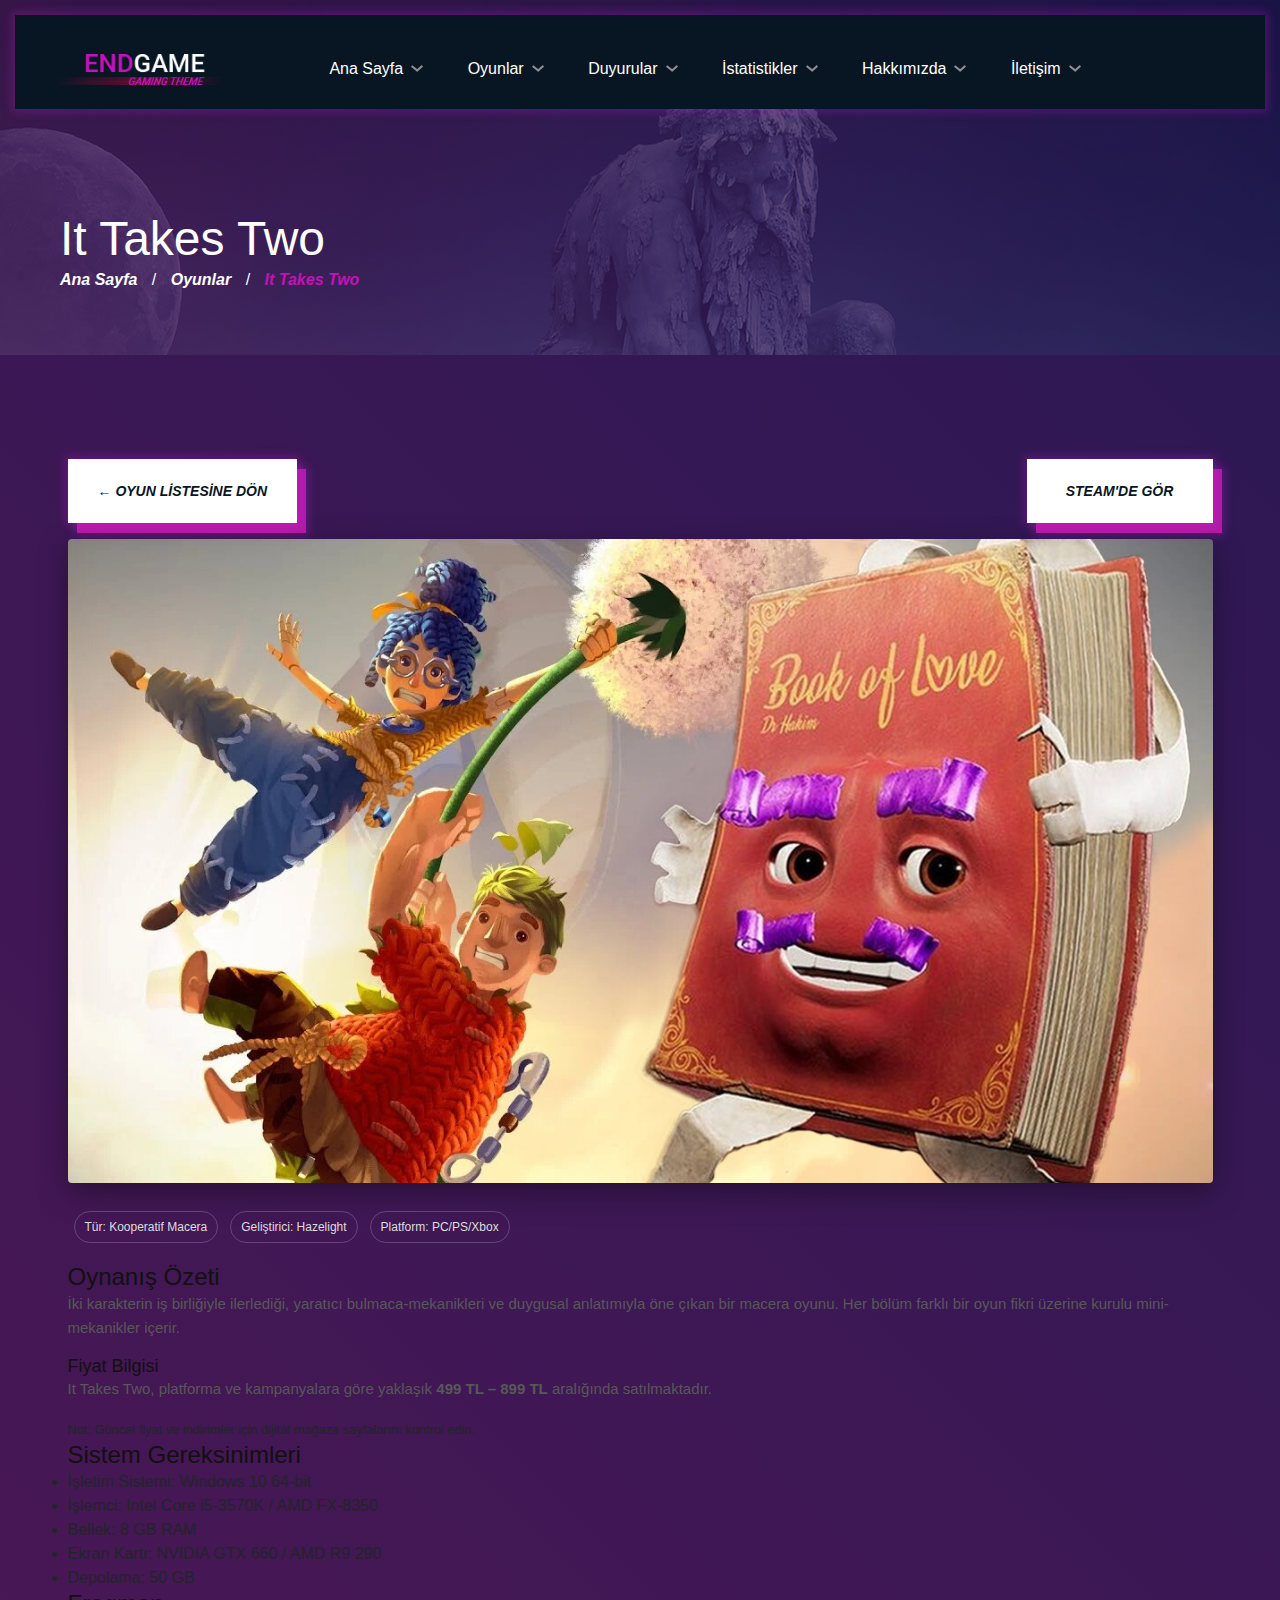
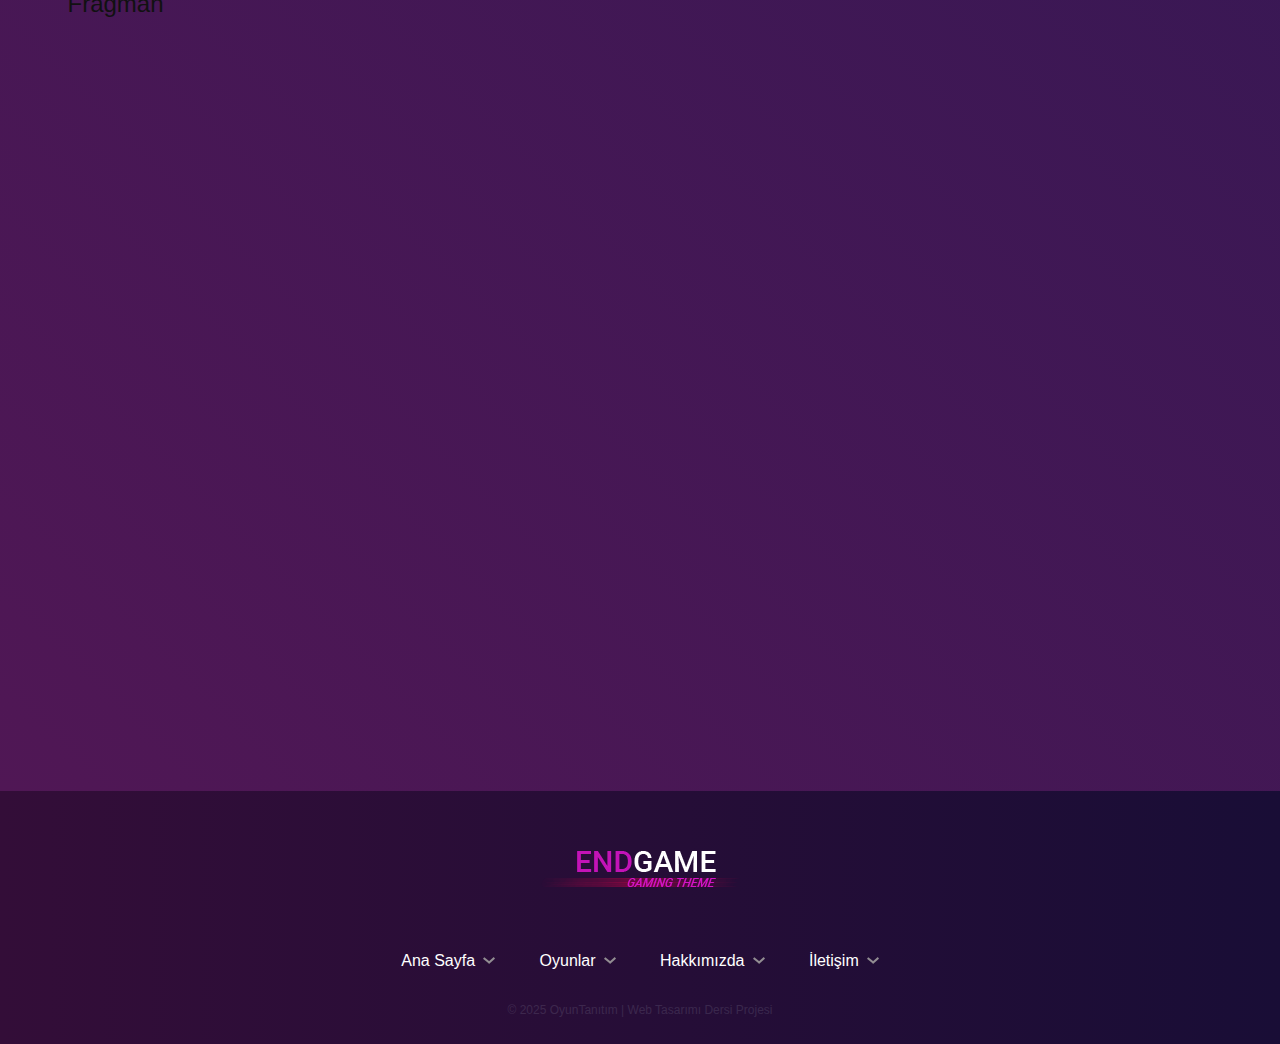
<file: game-ittakestwo.html>
<!DOCTYPE html>
<html lang="tr">
<head>
  <meta charset="UTF-8">
  <meta name="viewport" content="width=device-width, initial-scale=1.0">
  <meta name="description" content="It Takes Two oyun detayları, sistem gereksinimleri ve fragman.">
  <meta name="keywords" content="oyun, tanıtım, inceleme, fragman, sistem gereksinimleri">
  <title>It Takes Two</title>
  <link rel="stylesheet" href="css/bootstrap.min.css"/>
  <link rel="stylesheet" href="css/style.css"/>
  <style>
    .info-badges span{display:inline-block;margin:4px 6px;padding:6px 10px;border:1px solid rgba(255,255,255,.2);border-radius:999px;font-size:12px;color:#ddd}
    .btn-row{gap:10px}
    .shadow-hero{box-shadow:0 10px 30px rgba(0,0,0,.35)}
  </style>
</head>
<body>
  <header class="header-section">
    <div class="header-bar-warp d-flex">
      <a href="index.html" class="site-logo"><img src="img/logo.png" alt="OyunTanıtım"></a>
      <nav class="top-nav-area w-100">
        <ul class="main-menu primary-menu">
          <li><a href="index.html">Ana Sayfa</a></li>
          <li><a href="games.html">Oyunlar</a></li>
          <li><a href="duyurular.html">Duyurular</a></li>
          <li><a href="istatistikler.html">İstatistikler</a></li>
          <li><a href="about.html">Hakkımızda</a></li>
          <li><a href="contact.html">İletişim</a></li>
        </ul>
      </nav>
    </div>
  </header>

  <section class="page-top-section set-bg" data-setbg="img/page-top-bg/1.jpg">
    <div class="page-info">
      <h2>It Takes Two</h2>
      <div class="site-breadcrumb">
        <a href="index.html">Ana Sayfa</a> / <a href="games.html">Oyunlar</a> / <span>It Takes Two</span>
      </div>
    </div>
  </section>

  <section class="games-single-page">
    <div class="container">
      <div class="d-flex flex-wrap align-items-center justify-content-between mb-3 btn-row">
        <a href="games.html" class="site-btn">← Oyun Listesine Dön</a>
        <a href="https://store.steampowered.com/app/1426210/It_Takes_Two/" target="_blank" class="site-btn">Steam'de Gör</a>
      </div>

      <img src="img/games/ittakestwo.jpg" class="img-fluid rounded mb-4 shadow-hero" alt="It Takes Two">

      <div class="info-badges mb-3">
        <span>Tür: Kooperatif Macera</span><span>Geliştirici: Hazelight</span><span>Platform: PC/PS/Xbox</span>
      </div>

      <h4>Oynanış Özeti</h4>
      <p>İki karakterin iş birliğiyle ilerlediği, yaratıcı bulmaca-mekanikleri ve duygusal anlatımıyla öne çıkan bir macera oyunu. Her bölüm farklı bir oyun fikri üzerine kurulu mini-mekanikler içerir.</p>
      
      <div class="game-price-box">
        <h5>Fiyat Bilgisi</h5>
        <p>It Takes Two, platforma ve kampanyalara göre yaklaşık <strong>499 TL – 899 TL</strong> aralığında satılmaktadır.</p>
        <small>Not: Güncel fiyat ve indirimler için dijital mağaza sayfalarını kontrol edin.</small>
      </div>

      <h4>Sistem Gereksinimleri</h4>
      <ul>
        <li>İşletim Sistemi: Windows 10 64-bit</li><li>İşlemci: Intel Core i5-3570K / AMD FX-8350</li><li>Bellek: 8 GB RAM</li><li>Ekran Kartı: NVIDIA GTX 660 / AMD R9 290</li><li>Depolama: 50 GB</li>
      </ul>

      <h4>Fragman</h4>
      <div class="embed-responsive embed-responsive-16by9 mb-4">
        <iframe class="embed-responsive-item" src="https://www.youtube.com/embed/ohClxMmNLQQ" allowfullscreen title="It Takes Two fragman"></iframe>
      </div>
    </div>
  </section>

  <footer class="footer-section">
    <div class="container">
      <a href="index.html" class="footer-logo"><img src="img/logo.png" alt=""></a>
      <ul class="main-menu footer-menu">
        <li><a href="index.html">Ana Sayfa</a></li>
        <li><a href="games.html">Oyunlar</a></li>
        <li><a href="about.html">Hakkımızda</a></li>
        <li><a href="contact.html">İletişim</a></li>
      </ul>
      <div class="copyright">© 2025 OyunTanıtım | Web Tasarımı Dersi Projesi</div>
    </div>
  </footer>

  <script src="js/jquery-3.2.1.min.js"></script>
  <script src="js/bootstrap.min.js"></script>
  <script src="js/jquery.slicknav.min.js"></script>
  <script src="js/owl.carousel.min.js"></script>
  <script src="js/jquery.sticky-sidebar.min.js"></script>
  <script src="js/jquery.magnific-popup.min.js"></script>
  <script src="js/main.js"></script>
</body>
</html>
</file>
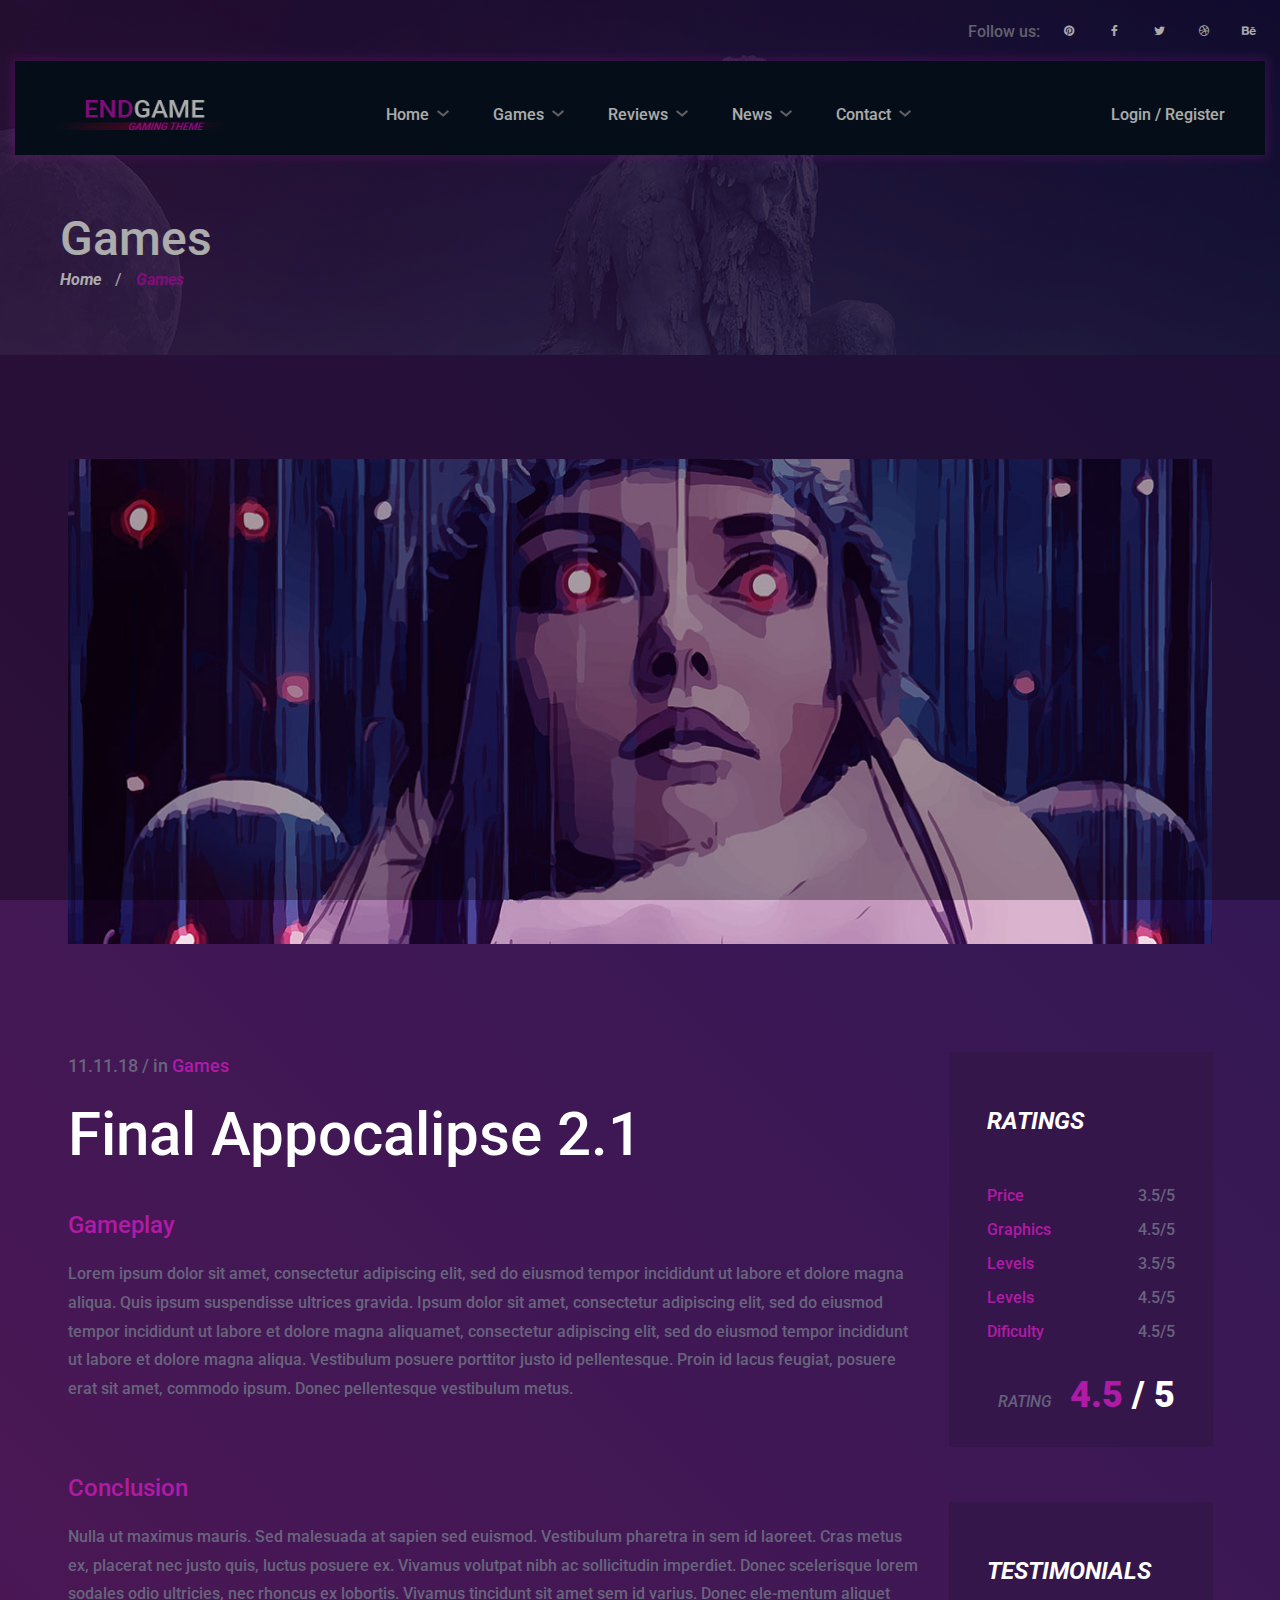
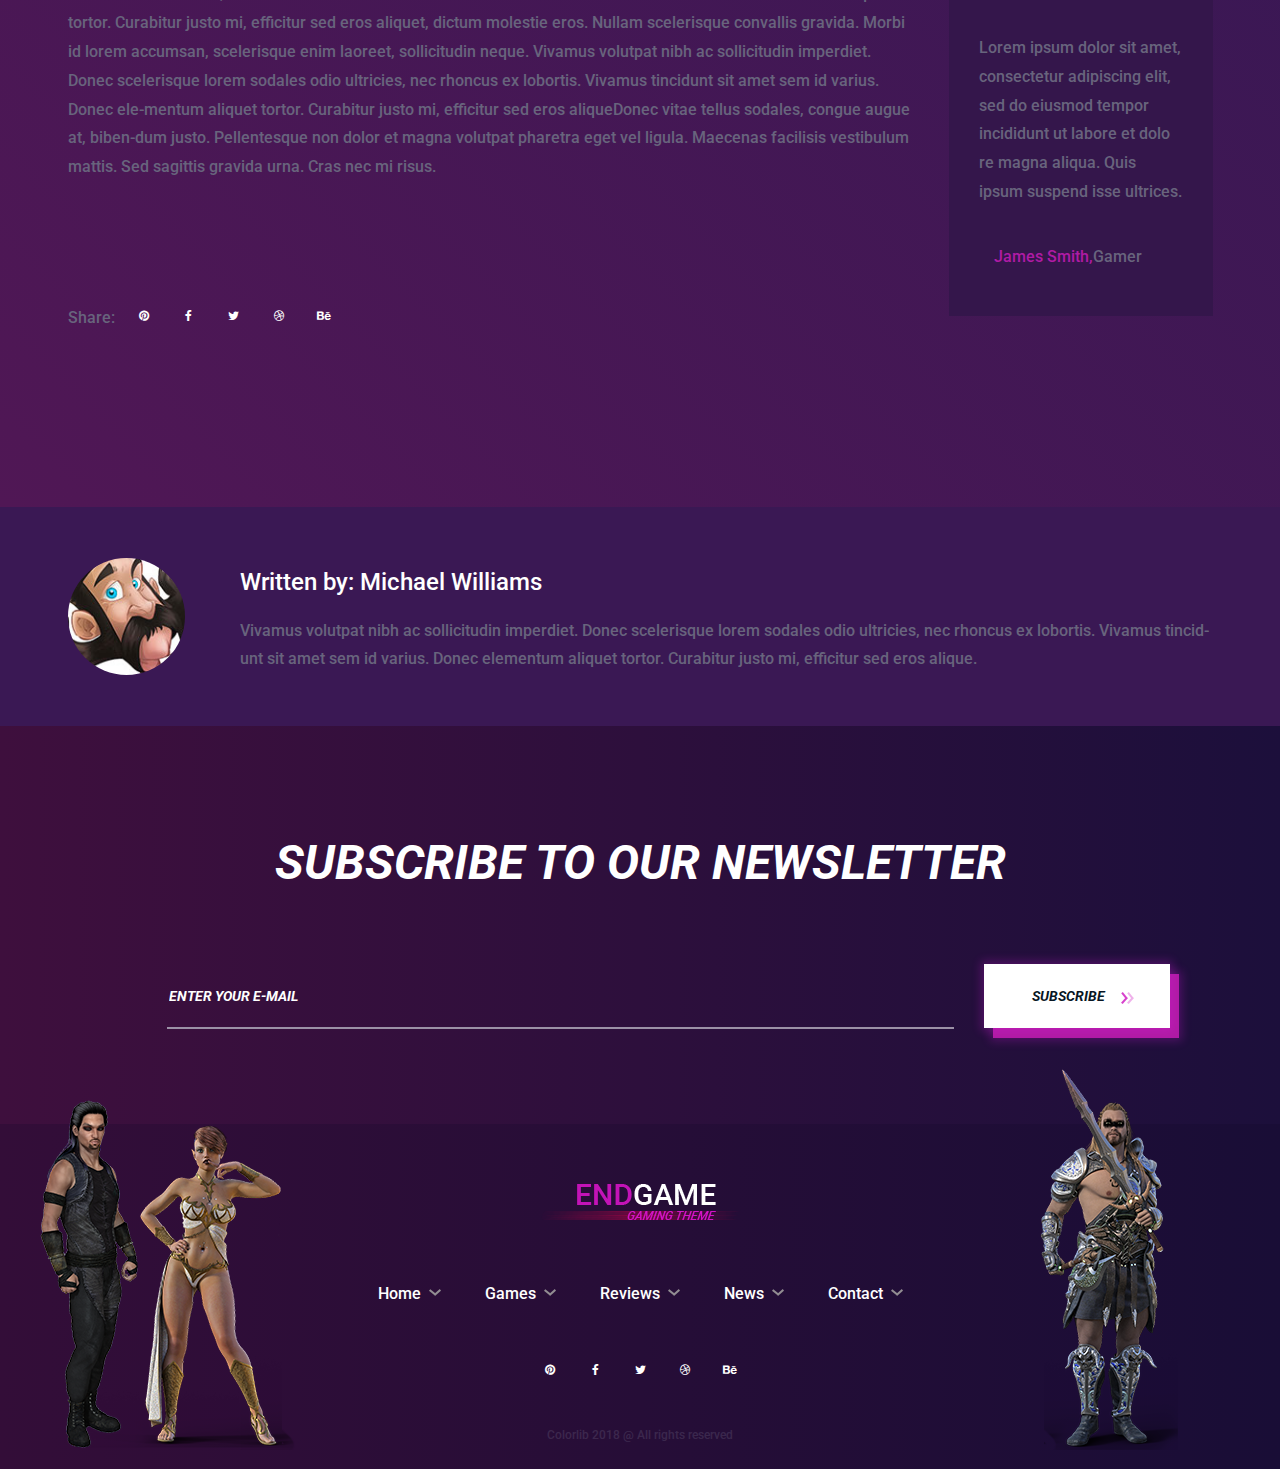
<file: game-single.html>
<!DOCTYPE html>
<html lang="zxx">
<head>
	<title>EndGam - Gaming Magazine Template</title>
	<meta charset="UTF-8">
	<meta name="description" content="EndGam Gaming Magazine Template">
	<meta name="keywords" content="endGam,gGaming, magazine, html">
	<meta name="viewport" content="width=device-width, initial-scale=1.0">
	<!-- Favicon -->
	<link href="img/favicon.ico" rel="shortcut icon"/>

	<!-- Google Font -->
	<link href="https://fonts.googleapis.com/css?family=Roboto:400,400i,500,500i,700,700i,900,900i" rel="stylesheet">


	<!-- Stylesheets -->
	<link rel="stylesheet" href="css/bootstrap.min.css"/>
	<link rel="stylesheet" href="css/font-awesome.min.css"/>
	<link rel="stylesheet" href="css/slicknav.min.css"/>
	<link rel="stylesheet" href="css/owl.carousel.min.css"/>
	<link rel="stylesheet" href="css/magnific-popup.css"/>
	<link rel="stylesheet" href="css/animate.css"/>

	<!-- Main Stylesheets -->
	<link rel="stylesheet" href="css/style.css"/>


	<!--[if lt IE 9]>
		  <script src="https://oss.maxcdn.com/html5shiv/3.7.2/html5shiv.min.js"></script>
	  <script src="https://oss.maxcdn.com/respond/1.4.2/respond.min.js"></script>
	<![endif]-->

</head>
<body>
	<!-- Page Preloder -->
	<div id="preloder">
		<div class="loader"></div>
	</div>

	<!-- Header section -->
	<header class="header-section">
		<div class="header-warp">
			<div class="header-social d-flex justify-content-end">
				<p>Follow us:</p>
				<a href="#"><i class="fa fa-pinterest"></i></a>
				<a href="#"><i class="fa fa-facebook"></i></a>
				<a href="#"><i class="fa fa-twitter"></i></a>
				<a href="#"><i class="fa fa-dribbble"></i></a>
				<a href="#"><i class="fa fa-behance"></i></a>
			</div>
			<div class="header-bar-warp d-flex">
				<!-- site logo -->
				<a href="index.html" class="site-logo">
					<img src="./img/logo.png" alt="">
				</a>
				<nav class="top-nav-area w-100">
					<div class="user-panel">
						<a href="">Login</a> / <a href="">Register</a>
					</div>
					<!-- Menu -->
					<ul class="main-menu primary-menu">
						<li><a href="index.html">Home</a></li>
						<li><a href="games.html">Games</a>
							<ul class="sub-menu">
								<li><a href="game-single.html">Game Singel</a></li>
							</ul>
						</li>
						<li><a href="review.html">Reviews</a></li>
						<li><a href="blog.html">News</a></li>
						<li><a href="contact.html">Contact</a></li>
					</ul>
				</nav>
			</div>
		</div>
	</header>
	<!-- Header section end -->

	<!-- Page top section -->
	<section class="page-top-section set-bg" data-setbg="img/page-top-bg/1.jpg">
		<div class="page-info">
			<h2>Games</h2>
			<div class="site-breadcrumb">
				<a href="">Home</a>  /
				<span>Games</span>
			</div>
		</div>
	</section>
	<!-- Page top end-->


	<!-- Games section -->
	<section class="games-single-page">
		<div class="container">
			<div class="game-single-preview">
				<img src="img/games/big.jpg" alt="">
			</div>
			<div class="row">
				<div class="col-xl-9 col-lg-8 col-md-7 game-single-content">
					<div class="gs-meta">11.11.18  /  in <a href="">Games</a></div>
					<h2 class="gs-title">Final Appocalipse 2.1</h2>
					<h4>Gameplay</h4>
					<p>Lorem ipsum dolor sit amet, consectetur adipiscing elit, sed do eiusmod tempor incididunt ut labore et dolore magna aliqua. Quis ipsum suspendisse ultrices gravida. Ipsum dolor sit amet, consectetur adipiscing elit, sed do eiusmod tempor incididunt ut labore et dolore magna aliquamet, consectetur adipiscing elit, sed do eiusmod tempor incididunt ut labore et dolore magna aliqua. Vestibulum posuere porttitor justo id pellentesque. Proin id lacus feugiat, posuere erat sit amet, commodo ipsum. Donec pellentesque vestibulum metus.</p>
					<h4>Conclusion</h4>
					<p>Nulla ut maximus mauris. Sed malesuada at sapien sed euismod. Vestibulum pharetra in sem id laoreet. Cras metus ex, placerat nec justo quis, luctus posuere ex. Vivamus volutpat nibh ac sollicitudin imperdiet. Donec scelerisque lorem sodales odio ultricies, nec rhoncus ex lobortis. Vivamus tincidunt sit amet sem id varius. Donec ele-mentum aliquet tortor. Curabitur justo mi, efficitur sed eros aliquet, dictum molestie eros. Nullam scelerisque convallis gravida. Morbi id lorem accumsan, scelerisque enim laoreet, sollicitudin neque. Vivamus volutpat nibh ac sollicitudin imperdiet. Donec scelerisque lorem sodales odio ultricies, nec rhoncus ex lobortis. Vivamus tincidunt sit amet sem id varius. Donec ele-mentum aliquet tortor. Curabitur justo mi, efficitur sed eros aliqueDonec vitae tellus sodales, congue augue at, biben-dum justo. Pellentesque non dolor et magna volutpat pharetra eget vel ligula. Maecenas facilisis vestibulum mattis. Sed sagittis gravida urna. Cras nec mi risus.
					</p>
					<div class="geme-social-share pt-5 d-flex">
						<p>Share:</p>
						<a href="#"><i class="fa fa-pinterest"></i></a>
						<a href="#"><i class="fa fa-facebook"></i></a>
						<a href="#"><i class="fa fa-twitter"></i></a>
						<a href="#"><i class="fa fa-dribbble"></i></a>
						<a href="#"><i class="fa fa-behance"></i></a>
					</div>
				</div>
				<div class="col-xl-3 col-lg-4 col-md-5 sidebar game-page-sideber">
					<div id="stickySidebar">
						<div class="widget-item">
							<div class="rating-widget">
								<h4 class="widget-title">Ratings</h4>
								<ul>
									<li>Price<span>3.5/5</span></li>
									<li>Graphics<span>4.5/5</span></li>
									<li>Levels<span>3.5/5</span></li>
									<li>Levels<span>4.5/5</span></li>
									<li>Dificulty<span>4.5/5</span></li>
								</ul>
								<div class="rating">
									<h5><i>Rating</i><span>4.5</span> / 5</h5>
								</div>
							</div>
						</div>
						<div class="widget-item">
							<div class="testimonials-widget">
								<h4 class="widget-title">Testimonials</h4>
								<div class="testim-text">
									<p>Lorem ipsum dolor sit amet, consectetur adipiscing elit, sed do eiusmod tempor incididunt ut labore et dolo re magna aliqua. Quis ipsum suspend isse ultrices.</p>
									<h6><span>James Smith,</span>Gamer</h6>
								</div>
							</div>
						</div>
					</div>
				</div>
			</div>
		</div>
	</section>
	<!-- Games end-->

	<section class="game-author-section">
		<div class="container">
			<div class="game-author-pic set-bg" data-setbg="img/author.jpg"></div>
			<div class="game-author-info">
				<h4>Written by: Michael Williams</h4>
				<p>Vivamus volutpat nibh ac sollicitudin imperdiet. Donec scelerisque lorem sodales odio ultricies, nec rhoncus ex lobortis. Vivamus tincid-unt sit amet sem id varius. Donec elementum aliquet tortor. Curabitur justo mi, efficitur sed eros alique.</p>
			</div>
		</div>
	</section>


	<!-- Newsletter section -->
	<section class="newsletter-section">
		<div class="container">
			<h2>Subscribe to our newsletter</h2>
			<form class="newsletter-form">
				<input type="text" placeholder="ENTER YOUR E-MAIL">
				<button class="site-btn">subscribe  <img src="img/icons/double-arrow.png" alt="#"/></button>
			</form>
		</div>
	</section>
	<!-- Newsletter section end -->


	<!-- Footer section -->
	<footer class="footer-section">
		<div class="container">
			<div class="footer-left-pic">
				<img src="img/footer-left-pic.png" alt="">
			</div>
			<div class="footer-right-pic">
				<img src="img/footer-right-pic.png" alt="">
			</div>
			<a href="#" class="footer-logo">
				<img src="./img/logo.png" alt="">
			</a>
			<ul class="main-menu footer-menu">
				<li><a href="">Home</a></li>
				<li><a href="">Games</a></li>
				<li><a href="">Reviews</a></li>
				<li><a href="">News</a></li>
				<li><a href="">Contact</a></li>
			</ul>
			<div class="footer-social d-flex justify-content-center">
				<a href="#"><i class="fa fa-pinterest"></i></a>
				<a href="#"><i class="fa fa-facebook"></i></a>
				<a href="#"><i class="fa fa-twitter"></i></a>
				<a href="#"><i class="fa fa-dribbble"></i></a>
				<a href="#"><i class="fa fa-behance"></i></a>
			</div>
			<div class="copyright"><a href="">Colorlib</a> 2018 @ All rights reserved</div>
		</div>
	</footer>
	<!-- Footer section end -->


	<!--====== Javascripts & Jquery ======-->
	<script src="js/jquery-3.2.1.min.js"></script>
	<script src="js/bootstrap.min.js"></script>
	<script src="js/jquery.slicknav.min.js"></script>
	<script src="js/owl.carousel.min.js"></script>
	<script src="js/jquery.sticky-sidebar.min.js"></script>
	<script src="js/jquery.magnific-popup.min.js"></script>
	<script src="js/main.js"></script>

	</body>
</html>
</file>
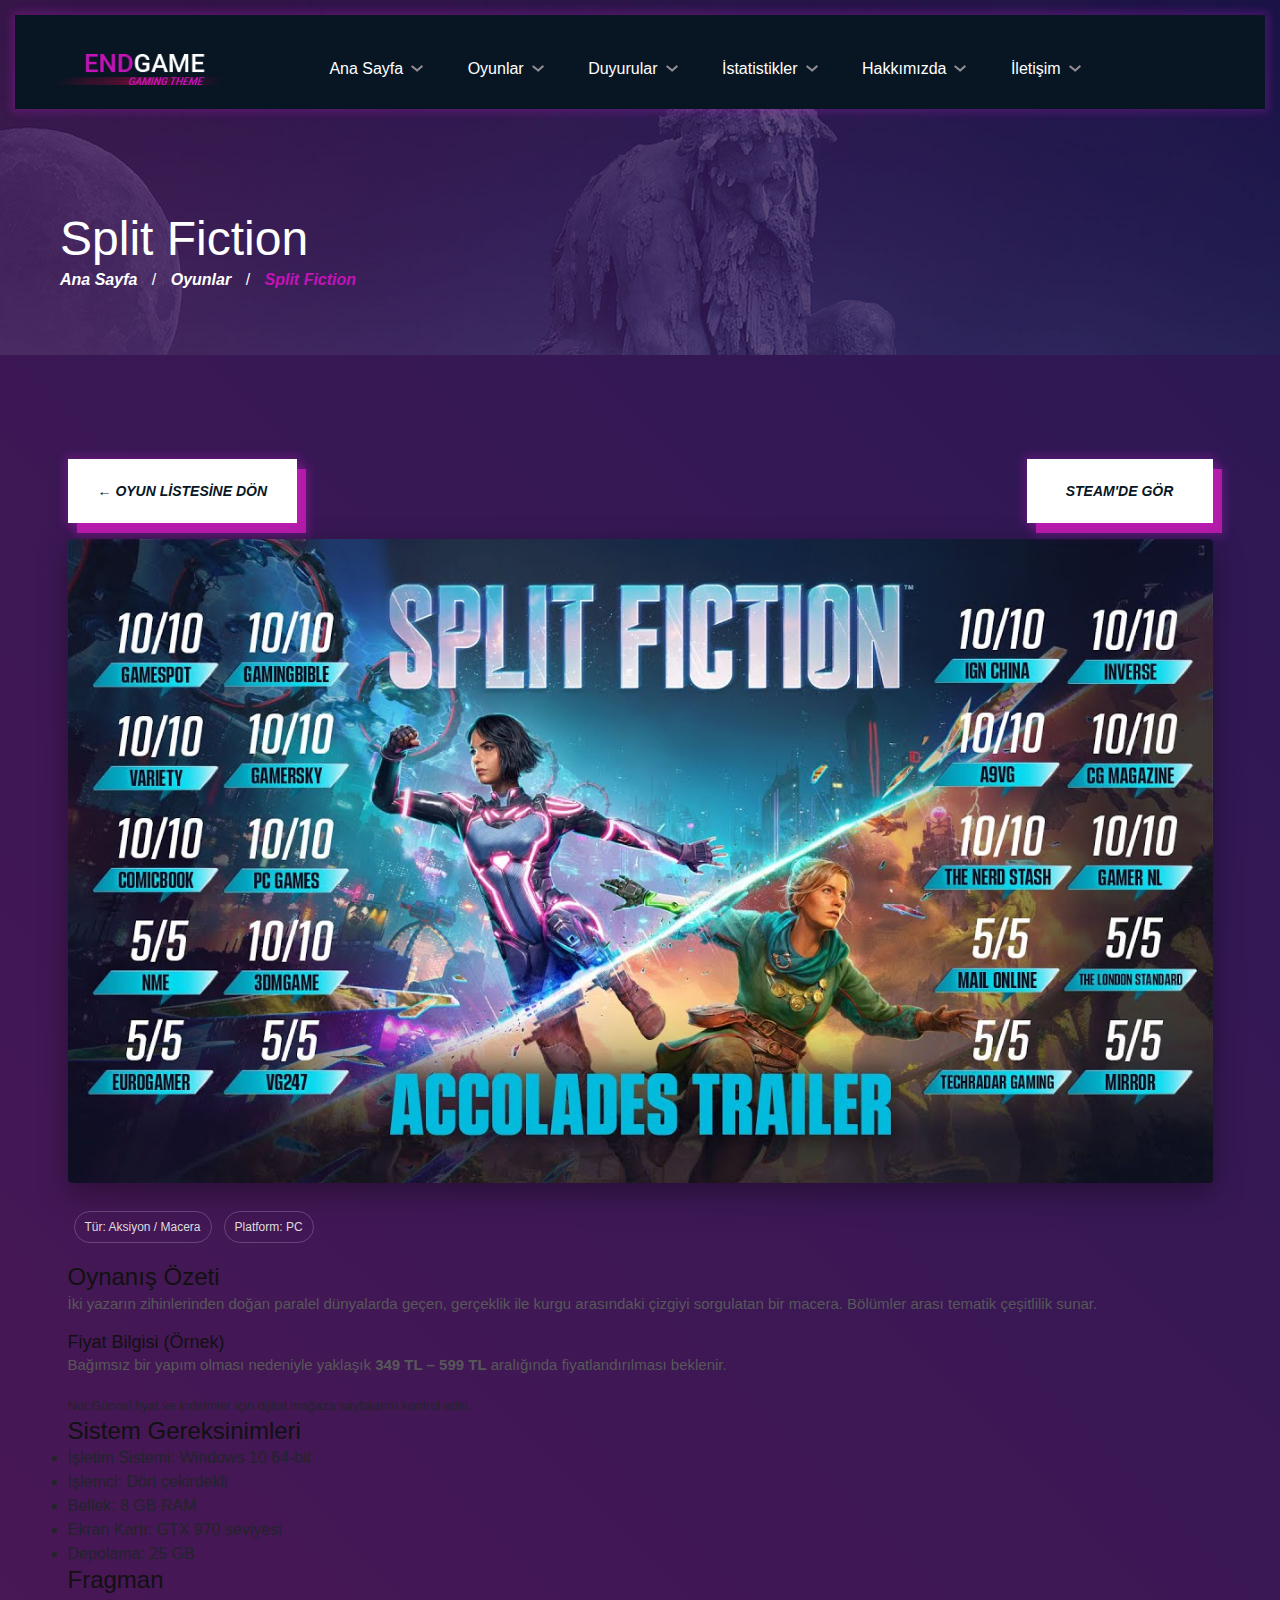
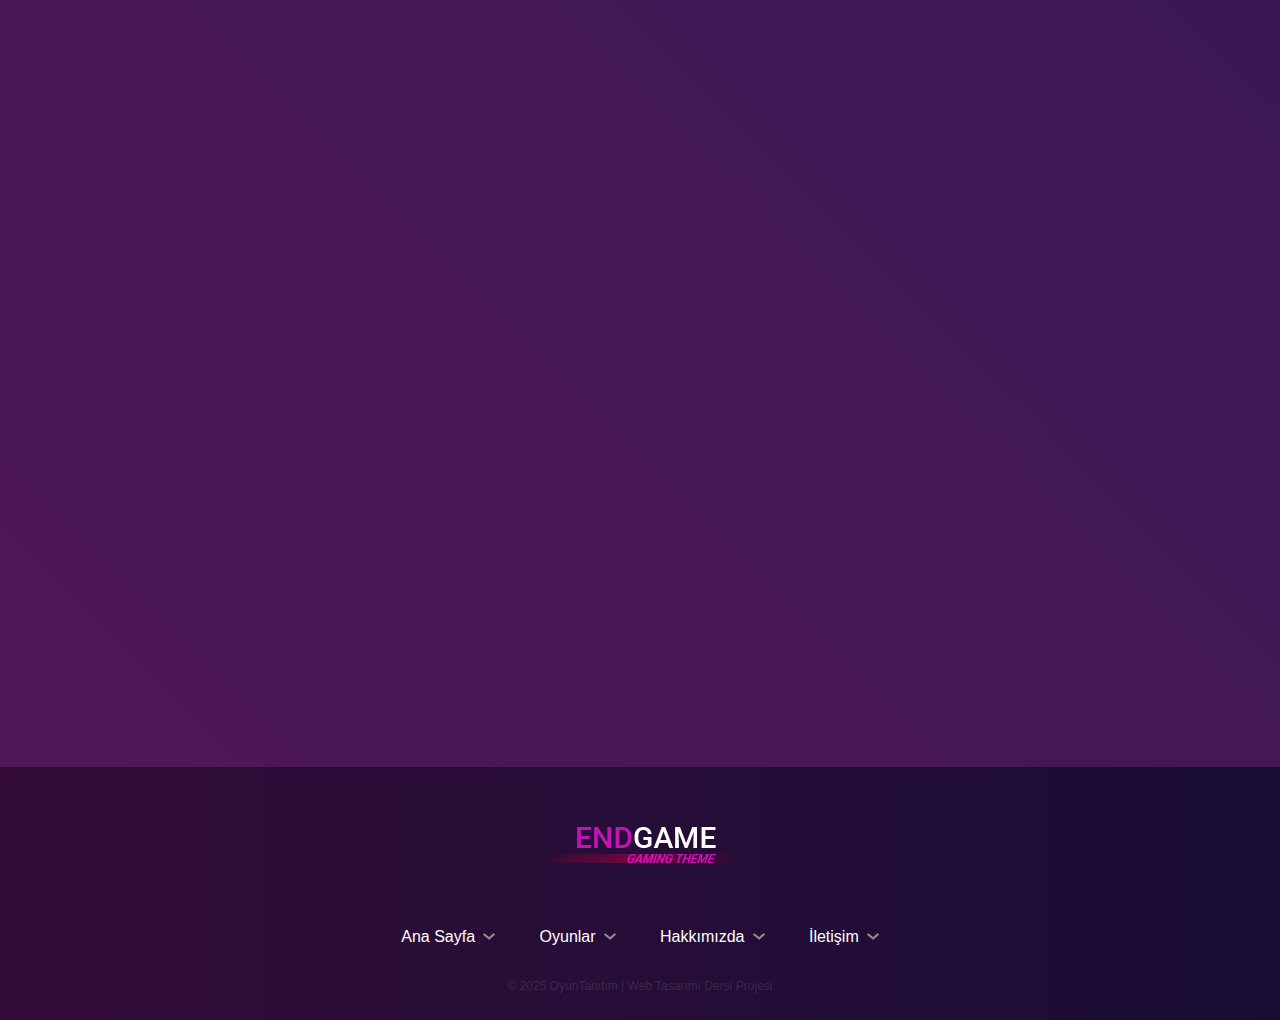
<file: game-splitfiction.html>
<!DOCTYPE html>
<html lang="tr">
<head>
  <meta charset="UTF-8">
  <meta name="viewport" content="width=device-width, initial-scale=1.0">
  <meta name="description" content="Split Fiction oyun detayları ve Steam bağlantısı.">
  <meta name="keywords" content="oyun, tanıtım, inceleme, fragman, sistem gereksinimleri">
  <title>Split Fiction</title>
  <link rel="stylesheet" href="css/bootstrap.min.css"/>
  <link rel="stylesheet" href="css/style.css"/>
  <style>
    .info-badges span{display:inline-block;margin:4px 6px;padding:6px 10px;border:1px solid rgba(255,255,255,.2);border-radius:999px;font-size:12px;color:#ddd}
    .btn-row{gap:10px}
    .shadow-hero{box-shadow:0 10px 30px rgba(0,0,0,.35)}
  </style>
</head>
<body>
  <header class="header-section">
    <div class="header-bar-warp d-flex">
      <a href="index.html" class="site-logo"><img src="img/logo.png" alt="OyunTanıtım"></a>
      <nav class="top-nav-area w-100">
        <ul class="main-menu primary-menu">
          <li><a href="index.html">Ana Sayfa</a></li>
          <li><a href="games.html">Oyunlar</a></li>
          <li><a href="duyurular.html">Duyurular</a></li>
          <li><a href="istatistikler.html">İstatistikler</a></li>
          <li><a href="about.html">Hakkımızda</a></li>
          <li><a href="contact.html">İletişim</a></li>
        </ul>
      </nav>
    </div>
  </header>

  <section class="page-top-section set-bg" data-setbg="img/page-top-bg/1.jpg">
    <div class="page-info">
      <h2>Split Fiction</h2>
      <div class="site-breadcrumb">
        <a href="index.html">Ana Sayfa</a> / <a href="games.html">Oyunlar</a> / <span>Split Fiction</span>
      </div>
    </div>
  </section>

  <section class="games-single-page">
    <div class="container">
      <div class="d-flex flex-wrap align-items-center justify-content-between mb-3 btn-row">
        <a href="games.html" class="site-btn">← Oyun Listesine Dön</a>
        <a href="https://store.steampowered.com/app/2001120/Split_Fiction/" target="_blank" class="site-btn">Steam'de Gör</a>
      </div>

      <img src="img/games/splitfiction.jpg" class="img-fluid rounded mb-4 shadow-hero" alt="Split Fiction">

      <div class="info-badges mb-3">
        <span>Tür: Aksiyon / Macera</span><span>Platform: PC</span>
      </div>

      <h4>Oynanış Özeti</h4>
      <p>İki yazarın zihinlerinden doğan paralel dünyalarda geçen, gerçeklik ile kurgu arasındaki çizgiyi sorgulatan bir macera. Bölümler arası tematik çeşitlilik sunar.</p>
      
      <div class="game-price-box">
        <h5>Fiyat Bilgisi (Örnek)</h5>
        <p>Bağımsız bir yapım olması nedeniyle yaklaşık <strong>349 TL – 599 TL</strong> aralığında fiyatlandırılması beklenir.</p>
        <small>Not:Güncel fiyat ve indirimler için dijital mağaza sayfalarını kontrol edin.</small>
      </div>

      <h4>Sistem Gereksinimleri</h4>
      <ul>
        <li>İşletim Sistemi: Windows 10 64-bit</li><li>İşlemci: Dört çekirdekli</li><li>Bellek: 8 GB RAM</li><li>Ekran Kartı: GTX 970 seviyesi</li><li>Depolama: 25 GB</li>
      </ul>

      <h4>Fragman</h4>
      <div class="embed-responsive embed-responsive-16by9 mb-4">
        <iframe class="embed-responsive-item" src="https://www.youtube.com/embed/5gDTTpKjHf0" allowfullscreen title="Split Fiction fragman"></iframe>
      </div>
    </div>
  </section>

  <footer class="footer-section">
    <div class="container">
      <a href="index.html" class="footer-logo"><img src="img/logo.png" alt=""></a>
      <ul class="main-menu footer-menu">
        <li><a href="index.html">Ana Sayfa</a></li>
        <li><a href="games.html">Oyunlar</a></li>
        <li><a href="about.html">Hakkımızda</a></li>
        <li><a href="contact.html">İletişim</a></li>
      </ul>
      <div class="copyright">© 2025 OyunTanıtım | Web Tasarımı Dersi Projesi</div>
    </div>
  </footer>

  <script src="js/jquery-3.2.1.min.js"></script>
  <script src="js/bootstrap.min.js"></script>
  <script src="js/jquery.slicknav.min.js"></script>
  <script src="js/owl.carousel.min.js"></script>
  <script src="js/jquery.sticky-sidebar.min.js"></script>
  <script src="js/jquery.magnific-popup.min.js"></script>
  <script src="js/main.js"></script>
</body>
</html>
</file>
<file: css/style.css>
/* =================================
------------------------------------
  EndGam - Gaming Magazine Template
  Version: 1.0
 ------------------------------------
 ====================================*/



/*----------------------------------------*/
/* Template default CSS
/*----------------------------------------*/

html,
body {
	height: 100%;
	font-family: 'Roboto', sans-serif;
	-webkit-font-smoothing: antialiased;
	font-smoothing: antialiased;
}

h1,
h2,
h3,
h4,
h5,
h6 {
	margin: 0;
	color: #111111;
	font-weight: 500;
}

h1 {
	font-size: 70px;
}

h2 {
	font-size: 36px;
}

h3 {
	font-size: 30px;
}

h4 {
	font-size: 24px;
}

h5 {
	font-size: 18px;
}

h6 {
	font-size: 16px;
}

p {
	font-size: 15px;
	color: #585858;
	line-height: 1.6;
	font-weight: 500;
}

img {
	max-width: 100%;
}

input:focus,
select:focus,
button:focus,
textarea:focus {
	outline: none;
}

a:hover,
a:focus {
	text-decoration: none;
	outline: none;
}

ul,
ol {
	padding: 0;
	margin: 0;
}

::-webkit-input-placeholder {
	color: #fff;
	font-style: italic;
	text-transform: uppercase;
}

:-ms-input-placeholder {
	color: #fff;
	font-style: italic;
	text-transform: uppercase;
}

::-ms-input-placeholder {
	color: #fff;
	font-style: italic;
	text-transform: uppercase;
}

::placeholder {
	color: #fff;
	font-style: italic;
	text-transform: uppercase;
}

/*---------------------
  Helper CSS
-----------------------*/

.section-title h2 {
	font-size: 30px;
	text-transform: uppercase;
	font-weight: 700;
	font-style: italic;
}

.set-bg {
	background-repeat: no-repeat;
	background-size: cover;
	background-position: top center;
}

.spad {
	padding-top: 105px;
	padding-bottom: 105px;
}

.text-white h1,
.text-white h2,
.text-white h3,
.text-white h4,
.text-white h5,
.text-white h6,
.text-white p,
.text-white span,
.text-white li,
.text-white a {
	color: #fff;
}

/*---------------------
  Commom elements
-----------------------*/

/* buttons */

.site-btn {
	display: inline-block;
	border: none;
	font-size: 14px;
	font-weight: 700;
	font-style: italic;
	min-width: 186px;
	padding: 24px 30px;
	border-radius: 0;
	text-transform: uppercase;
	color: #081624;
	line-height: normal;
	cursor: pointer;
	text-align: center;
	background: #fff;
	position: relative;
	z-index: 1;
}

.site-btn img {
	position: relative;
	left: 13px;
	width: auto !important;
	display: inline-block !important;
}

.site-btn:after,
.site-btn:before {
	position: absolute;
	content: "";
	width: 100%;
	height: 100%;
	left: 9px;
	top: 10px;
	background: #b01ba5;
	z-index: -2;
	-webkit-box-shadow: 0 0 9px 3px rgba(226, 30, 228, 0.24);
	box-shadow: 0 0 9px 3px rgba(226, 30, 228, 0.24);
}

.site-btn:before {
	left: 0;
	top: 0;
	background: #fff;
	z-index: -1;
}

.site-btn:hover {
	color: #081624;
}

/* Preloder */

#preloder {
	position: fixed;
	width: 100%;
	height: 100%;
	top: 0;
	left: 0;
	z-index: 999999;
	background: #000;
}

.loader {
	width: 40px;
	height: 40px;
	position: absolute;
	top: 50%;
	left: 50%;
	margin-top: -13px;
	margin-left: -13px;
	border-radius: 60px;
	animation: loader 0.8s linear infinite;
	-webkit-animation: loader 0.8s linear infinite;
}

@keyframes loader {
	0% {
		-webkit-transform: rotate(0deg);
		transform: rotate(0deg);
		border: 4px solid #f44336;
		border-left-color: transparent;
	}
	50% {
		-webkit-transform: rotate(180deg);
		transform: rotate(180deg);
		border: 4px solid #673ab7;
		border-left-color: transparent;
	}
	100% {
		-webkit-transform: rotate(360deg);
		transform: rotate(360deg);
		border: 4px solid #f44336;
		border-left-color: transparent;
	}
}

@-webkit-keyframes loader {
	0% {
		-webkit-transform: rotate(0deg);
		border: 4px solid #f44336;
		border-left-color: transparent;
	}
	50% {
		-webkit-transform: rotate(180deg);
		border: 4px solid #673ab7;
		border-left-color: transparent;
	}
	100% {
		-webkit-transform: rotate(360deg);
		border: 4px solid #f44336;
		border-left-color: transparent;
	}
}

/*------------------
  Header section
---------------------*/

.header-section {
	position: absolute;
	width: 100%;
	left: 0;
	top: 0;
	z-index: 99;
	padding: 15px 15px 0;
}

.header-warp {
	max-width: 1496px;
	margin: 0 auto;
}

.header-social p,
.footer-social p,
.geme-social-share p {
	display: inline-block;
	color: #9190a5;
	font-size: 16px;
	padding-top: 4px;
}

.header-social a,
.footer-social a,
.geme-social-share a {
	display: -ms-inline-flex;
	display: -webkit-inline-box;
	display: -ms-inline-flexbox;
	display: inline-flex;
	width: 32px;
	height: 32px;
	-webkit-box-align: center;
	-ms-flex-align: center;
	align-items: center;
	-webkit-box-pack: center;
	-ms-flex-pack: center;
	justify-content: center;
	border-radius: 50%;
	color: #fff;
	font-size: 12px;
	margin-left: 13px;
	-webkit-transition: all 0.3s;
	-o-transition: all 0.3s;
	transition: all 0.3s;
}

.header-social a:hover,
.footer-social a:hover,
.geme-social-share a:hover {
	background: #b01ba5;
}

.header-bar-warp {
	background: #081624;
	padding: 39px 40px 0;
	-webkit-box-shadow: 0 0 9px 3px rgba(226, 30, 228, 0.24);
	box-shadow: 0 0 9px 3px rgba(226, 30, 228, 0.24);
}

.site-logo {
	float: left;
}

.user-panel {
	float: right;
	font-size: 16px;
	font-weight: 500;
	color: #fff;
	padding-top: 3px;
}

.user-panel a {
	color: #fff;
}

.user-panel a:hover {
	color: #b01ba5;
}

.main-menu {
	list-style: none;
	text-align: center;
	padding-top: 3px;
}

.main-menu li {
	display: inline-block;
	position: relative;
}

.main-menu li a {
	display: block;
	font-size: 16px;
	font-weight: 500;
	color: #fff;
	margin-right: 40px;
	padding-bottom: 28px;
	position: relative;
	padding-right: 20px;
}

.main-menu li a:after {
	position: absolute;
	content: "";
	width: 20px;
	height: 20px;
	right: 0;
	top: 1px;
	background-image: url("../img/icons/arrow-down.png");
	background-repeat: no-repeat;
	background-position: right center;
}

.main-menu li a i {
	color: #928d92;
	margin-left: 5px;
}

.main-menu li a:hover {
	color: #b01ba5;
}

.main-menu li a:hover:after {
	background-image: url("../img/icons/arrow-down-color.png");
}

.main-menu li a:hover i {
	color: #b01ba5;
}

.main-menu li:hover .sub-menu {
	visibility: visible;
	opacity: 1;
	margin-top: 0;
}

.main-menu li:hover>a {
	color: #b01ba5;
}

.main-menu li:hover>a:after {
	background-image: url("../img/icons/arrow-down-color.png");
}

.main-menu li .sub-menu {
	position: absolute;
	list-style: none;
	text-align: left;
	width: 220px;
	left: 0;
	top: 100%;
	padding: 20px 0;
	visibility: hidden;
	opacity: 0;
	margin-top: 50px;
	background: #fff;
	z-index: 99;
	-webkit-transition: all 0.4s;
	-o-transition: all 0.4s;
	transition: all 0.4s;
	-webkit-box-shadow: 2px 7px 20px rgba(0, 0, 0, 0.4);
	box-shadow: 2px 7px 20px rgba(0, 0, 0, 0.4);
}

.main-menu li .sub-menu li {
	display: block;
}

.main-menu li .sub-menu li a {
	display: block;
	color: #000;
	margin-right: 0;
	padding: 8px 30px;
}

.main-menu li .sub-menu li a:after {
	display: none;
}

.main-menu li .sub-menu li a:hover {
	color: #b01ba5;
}

.slicknav_menu {
	display: none;
}

/*------------------
  Hero section
---------------------*/

.hero-slider .owl-dots {
	display: -ms-flex;
	display: -webkit-box;
	display: -ms-flexbox;
	display: flex;
	z-index: 2;
	left: calc(50% - 740px);
	bottom: 38px;
	position: relative;
	width: 1496px;
	position: absolute;
}

.hero-slider .owl-dots .owl-dot {
	width: 44px;
	height: 44px;
	border-radius: 50%;
	font-size: 16px;
	font-weight: 500;
	border: 2px solid transparent;
	color: #fff;
	display: -ms-inline-flex;
	display: -webkit-inline-box;
	display: -ms-inline-flexbox;
	display: inline-flex;
	-webkit-box-align: center;
	-ms-flex-align: center;
	align-items: center;
	-webkit-box-pack: center;
	-ms-flex-pack: center;
	justify-content: center;
}

.hero-slider .owl-dots .owl-dot.active {
	color: #b01ba5;
	border: 2px solid #b01ba5;
}

.hero-slider .owl-nav {
	margin-top: -24px;
	display: block;
}

.hero-slider .owl-nav .owl-next {
	position: absolute;
	top: 50%;
	right: 100px;
}

.hero-item {
	height: 921px;
	padding-top: 125px;
	border-bottom: 2px solid #b01ba5;
}

.hero-item h2 {
	font-size: 160px;
	color: #fff;
	font-weight: 500;
	line-height: 1;
	position: relative;
	top: 100px;
	opacity: 0;
}

.hero-item p {
	font-size: 24px;
	color: rgba(255, 255, 255, 0.4);
	font-weight: 500;
	opacity: 0.39;
	margin-bottom: 70px;
	position: relative;
	top: 80px;
	opacity: 0;
}

.hero-item .site-btn {
	position: relative;
	top: 50px;
	opacity: 0;
}

.hero-slider .owl-item.active .hero-item h2,
.hero-slider .owl-item.active .hero-item p,
.hero-slider .owl-item.active .hero-item .site-btn {
	top: 0;
	opacity: 1;
}

.hero-slider .owl-item.active .hero-item h2 {
	-webkit-transition: all 0.5s ease 0.4s;
	-o-transition: all 0.5s ease 0.4s;
	transition: all 0.5s ease 0.4s;
}

.hero-slider .owl-item.active .hero-item p {
	-webkit-transition: all 0.5s ease 0.6s;
	-o-transition: all 0.5s ease 0.6s;
	transition: all 0.5s ease 0.6s;
}

.hero-slider .owl-item.active .hero-item .site-btn {
	-webkit-transition: all 0.5s ease 0.8s;
	-webkit-transition: all 0.5s ease 0.8s;
	-o-transition: all 0.5s ease 0.8s;
	transition: all 0.5s ease 0.8s;
}

.hero-slider .owl-item.active .hero-item .offer-card {
	opacity: 1;
	-webkit-transform: rotate(0deg);
	-ms-transform: rotate(0deg);
	transform: rotate(0deg);
	-webkit-transition: all 0.5s ease 1s;
	-webkit-transition: all 0.5s ease 1s;
	-o-transition: all 0.5s ease 1s;
	transition: all 0.5s ease 1s;
}

/* ----------------
  Intro section
---------------------*/

.intro-section {
	background: #0c062e;
	padding: 115px 0;
}

.text-box .top-meta {
	font-size: 18px;
	font-weight: 500;
	margin-bottom: 20px;
}

.text-box .top-meta a {
	color: #b01ba5;
}

.text-box h3 {
	margin-bottom: 40px;
	max-width: 370px;
}

.text-box p {
	font-size: 15px;
	font-weight: 500;
	color: #68647d;
	margin-bottom: 35px;
}

.text-box .read-more {
	font-size: 15px;
	text-transform: uppercase;
	font-weight: 700;
	font-style: italic;
	color: #fff;
}

.text-box .read-more img {
	margin-left: 13px;
}

/* ----------------
 Blog Section
---------------------*/

.blog-section {
	/* Permalink - use to edit and share this gradient: http://colorzilla.com/gradient-editor/#501755+0,2d1854+100 */
	background: #501755;
	/* Old browsers */
	/* FF3.6-15 */
	background: -webkit-linear-gradient(45deg, #501755 0%, #2d1854 100%);
	/* Chrome10-25,Safari5.1-6 */
	background: -o-linear-gradient(45deg, #501755 0%, #2d1854 100%);
	background: linear-gradient(45deg, #501755 0%, #2d1854 100%);
	/* W3C, IE10+, FF16+, Chrome26+, Opera12+, Safari7+ */
	filter: progid:DXImageTransform.Microsoft.gradient( startColorstr='#501755', endColorstr='#2d1854', GradientType=1);
	/* IE6-9 fallback on horizontal gradient */
}

.blog-section .section-title {
	margin-bottom: 25px;
}

.blog-filter {
	list-style: none;
	display: block;
}

.blog-filter li {
	display: inline-block;
}

.blog-filter li a {
	display: block;
	color: #fff;
	padding: 16px 36px;
	font-size: 16px;
	font-weight: 700;
	background: #6f2b95;
	line-height: 1.1;
	margin-right: 7px;
	-webkit-transition: all 0.3s;
	-o-transition: all 0.3s;
	transition: all 0.3s;
	margin-bottom: 10px;
}

.blog-filter li a:hover {
	background: #b01ba5;
}

.blog-item {
	margin-top: 86px;
}

.blog-item .blog-thumb {
	width: 362px;
	float: left;
	margin-right: 30px;
}

.blog-item .text-box {
	overflow: hidden;
}

.blog-item .text-box p {
	margin-bottom: 42px;
}

.widget-item {
	margin-bottom: 85px;
}

.widget-item:last-child {
	margin-bottom: 0;
}

.widget-item .widget-title {
	color: #fff;
	text-transform: uppercase;
	font-weight: 700;
	font-style: italic;
	padding-left: 38px;
	margin-bottom: 48px;
}

.trending-widget .tw-item {
	margin-bottom: 38px;
}

.trending-widget .tw-item:last-child {
	margin-bottom: 0;
}

.trending-widget .tw-thumb {
	float: left;
	margin-right: 17px;
	overflow: hidden;
}

.trending-widget .tw-text .tw-meta {
	color: #68647d;
	font-size: 12px;
	font-weight: 500;
	margin-bottom: 7px;
}

.trending-widget .tw-text .tw-meta a {
	color: #b01ba5;
}

.trending-widget .tw-text h5 {
	font-size: 18px;
	color: #fff;
	line-height: 1.5;
}

.categories-widget {
	background: #34164b;
	padding: 55px 0 25px;
}

.categories-widget ul {
	list-style: none;
	padding: 0 38px;
}

.categories-widget ul li {
	display: block;
}

.categories-widget ul li a {
	display: inline-block;
	position: relative;
	font-size: 16px;
	color: #68647d;
	font-weight: 500;
	margin-bottom: 15px;
	padding-right: 19px;
	-webkit-transition: all 0.2s;
	-o-transition: all 0.2s;
	transition: all 0.2s;
	background-image: url("../img/icons/double-arrow.png");
	background-repeat: no-repeat;
	background-position: right -120% center;
	background-size: 11px;
}

.categories-widget ul li a:hover {
	color: #b01ba5;
	background-position: right center;
}

.search-widget {
	position: relative;
}

.search-widget input {
	width: 100%;
	height: 40px;
	border: none;
	border-bottom: 2px solid #72628b;
	background: none;
	padding-right: 60px;
	color: #fff;
}

.search-widget button {
	position: absolute;
	right: 0;
	top: 0;
	color: #b01ba5;
	font-weight: 700;
	font-size: 14px;
	font-style: italic;
	cursor: pointer;
	background: none;
	border: none;
	text-transform: uppercase;
}

.latest-comments .lc-item {
	margin-bottom: 30px;
}

.latest-comments .lc-item:last-child {
	margin-bottom: 0;
}

.latest-comments .lc-item .lc-avatar {
	width: 64px;
	height: 64px;
	border-radius: 50%;
	float: left;
	margin-right: 12px;
}

.latest-comments .lc-item .tw-text {
	padding-top: 10px;
	font-size: 16px;
	color: #fff;
	font-weight: 500;
}

.latest-comments .lc-item .tw-text a {
	color: #b01ba5;
}

.latest-comments .lc-item .tw-text span {
	color: #68647d;
}

/* --------------------
  Intro video section
-----------------------*/

.intro-video-section {
	height: 757px;
	position: relative;
}

.video-play-btn {
	position: absolute;
	left: calc(50% - 61px);
	top: calc(50% - 61px);
	width: 122px;
	height: 122px;
	text-align: center;
	padding-top: 35px;
	border-radius: 50%;
	background: rgba(255, 255, 255, 0.16);
}

.video-text {
	margin-bottom: 80px;
	padding: 27px 0;
	padding-left: 25px;
	position: relative;
}

.video-text h2 {
	font-size: 48px;
	text-transform: uppercase;
	font-style: italic;
	font-weight: 700;
	color: #fff;
	margin-bottom: 1px;
}

.video-text p {
	font-size: 18px;
	color: #a3a1b3;
	font-weight: 500;
	margin-bottom: 0;
}

.video-text:after {
	position: absolute;
	content: "";
	width: 9px;
	height: 100%;
	left: -22px;
	top: 0;
	border-left: 3px solid #de46d6;
	background: #fff;
	-webkit-box-shadow: 0 0 9px 3px rgba(226, 30, 228, 0.5);
	box-shadow: 0 0 9px 3px rgba(226, 30, 228, 0.5);
}

/* ----------------
  Featured section
---------------------*/

.featured-section {
	position: relative;
	overflow: hidden;
}

.featured-bg {
	width: calc(50% - 156px);
	float: left;
	height: 100%;
	left: 0;
	right: 0;
	position: absolute;
}

.featured-box {
	float: right;
	width: calc(50% + 156px);
	background: #fff;
	padding: 100px 50px 130px 79px;
}

.featured-box .text-box {
	max-width: 810px;
}

.featured-box .text-box .top-meta {
	color: #68647d;
}

.featured-box .text-box h3 {
	font-size: 60px;
	max-width: 100%;
}

.featured-box .text-box p {
	font-size: 16px;
}

.featured-box .text-box .read-more {
	color: #251e2f;
}

.gradient-bg,
.newsletter-section {
	background: #3e0f3d;
	/* Old browsers */
	/* FF3.6-15 */
	background: -webkit-linear-gradient(left, #3e0f3d 0%, #1c0f3b 100%);
	/* Chrome10-25,Safari5.1-6 */
	background: -webkit-gradient(linear, left top, right top, from(#3e0f3d), to(#1c0f3b));
	background: -o-linear-gradient(left, #3e0f3d 0%, #1c0f3b 100%);
	background: linear-gradient(to right, #3e0f3d 0%, #1c0f3b 100%);
	/* W3C, IE10+, FF16+, Chrome26+, Opera12+, Safari7+ */
	filter: progid:DXImageTransform.Microsoft.gradient( startColorstr='#3e0f3d', endColorstr='#1c0f3b', GradientType=1);
	/* IE6-9 */
}

/* --------------------
  Newsletter section
----------------------*/

.newsletter-section {
	padding: 108px 0 95px;
	text-align: center;
}

.newsletter-section h2 {
	font-size: 48px;
	color: #fff;
	font-weight: 700;
	font-style: italic;
	text-transform: uppercase;
	margin-bottom: 73px;
}

.newsletter-form {
	padding-left: 56px;
}

.newsletter-form input {
	font-size: 14px;
	font-weight: 700;
	font-style: italic;
	color: #fff;
	width: 787px;
	border: none;
	border-bottom: 2px solid #9b91a6;
	background: none;
	height: 63px;
	margin-right: 26px;
}

/* ----------------
  Footer section
---------------------*/

.footer-section {
	text-align: center;
	/* Permalink - use to edit and share this gradient: http://colorzilla.com/gradient-editor/#330d38+0,190d36+100 */
	background: #330d38;
	/* Old browsers */
	/* FF3.6-15 */
	background: -webkit-linear-gradient(left, #330d38 0%, #190d36 100%);
	/* Chrome10-25,Safari5.1-6 */
	background: -webkit-gradient(linear, left top, right top, from(#330d38), to(#190d36));
	background: -o-linear-gradient(left, #330d38 0%, #190d36 100%);
	background: linear-gradient(to right, #330d38 0%, #190d36 100%);
	/* W3C, IE10+, FF16+, Chrome26+, Opera12+, Safari7+ */
	filter: progid:DXImageTransform.Microsoft.gradient( startColorstr='#330d38', endColorstr='#190d36', GradientType=1);
	/* IE6-9 */
}

.footer-section .container {
	position: relative;
	padding: 60px 15px 25px;
}

.footer-left-pic {
	position: absolute;
	left: -13px;
	bottom: 19px;
}

.footer-right-pic {
	position: absolute;
	right: 50px;
	bottom: 19px;
}

.footer-menu {
	padding-top: 62px;
}

.footer-menu li:last-child a {
	margin-right: 0;
}

.footer-social {
	padding-top: 20px;
	padding-bottom: 40px;
}

.footer-social a:first-child {
	margin-left: 0;
}

.copyright {
	font-size: 12px;
	font-weight: 500;
	color: #9190a5;
	opacity: 0.20;
}

.copyright a {
	color: #9190a5;
}

.copyright a:hover {
	text-decoration: underline;
}

/* ----------------
  Other Pages
=====================
---------------------*/

.page-top-section {
	height: 355px;
	padding-top: 210px;
}

.page-info {
	max-width: 1496px;
	margin: 0 auto;
	font-size: 16px;
	color: #fff;
	padding-left: 60px;
}

.page-info h2 {
	color: #fff;
	font-size: 48px;
}

.site-breadcrumb a,
.site-breadcrumb span {
	font-style: italic;
	color: #fff;
	margin: 0 10px;
	font-weight: 700;
}

.site-breadcrumb a:first-child {
	margin-left: 0;
}

.site-breadcrumb span {
	color: #c313b7;
}

/* --------------
  Games Page
-----------------*/

.games-section {
	padding: 108px 0;
	/* Permalink - use to edit and share this gradient: http://colorzilla.com/gradient-editor/#501755+0,2d1854+100 */
	background: #501755;
	/* Old browsers */
	/* FF3.6-15 */
	background: -webkit-linear-gradient(45deg, #501755 0%, #2d1854 100%);
	/* Chrome10-25,Safari5.1-6 */
	background: -o-linear-gradient(45deg, #501755 0%, #2d1854 100%);
	background: linear-gradient(45deg, #501755 0%, #2d1854 100%);
	/* W3C, IE10+, FF16+, Chrome26+, Opera12+, Safari7+ */
	filter: progid:DXImageTransform.Microsoft.gradient( startColorstr='#501755', endColorstr='#2d1854', GradientType=1);
	/* IE6-9 fallback on horizontal gradient */
}

.game-filter {
	list-style: none;
	margin-bottom: 82px;
}

.game-filter li {
	display: inline-block;
	width: 40px;
	height: 34px;
	background: #503c6e;
	border-radius: 17px;
	-webkit-transition: all 0.3s;
	-o-transition: all 0.3s;
	transition: all 0.3s;
}

.game-filter li:hover {
	background: #c313b7;
}

.game-filter li a {
	font-size: 15px;
	font-weight: 700;
	color: #fff;
	display: block;
	width: 100%;
	height: 100%;
	text-align: center;
	padding-top: 7px;
}

.game-item {
	margin-bottom: 80px;
}

.game-item h5 {
	font-size: 20px;
	color: #fff;
	padding-top: 30px;
	margin-bottom: 20px;
}

.game-item .read-more {
	font-size: 15px;
	text-transform: uppercase;
	font-weight: 700;
	font-style: italic;
	color: #b01ba5;
}

.game-item .read-more img {
	margin-left: 13px;
}

.site-pagination {
	display: -ms-flex;
	display: -webkit-box;
	display: -ms-flexbox;
	display: flex;
}

.site-pagination a {
	width: 38px;
	height: 44px;
	border-radius: 50%;
	font-size: 16px;
	font-weight: 500;
	border: 2px solid transparent;
	color: #fff;
	display: -ms-inline-flex;
	display: -webkit-inline-box;
	display: -ms-inline-flexbox;
	display: inline-flex;
	-webkit-box-align: center;
	-ms-flex-align: center;
	align-items: center;
	-webkit-box-pack: center;
	-ms-flex-pack: center;
	justify-content: center;
	-webkit-transition: all 0.5s;
	-o-transition: all 0.5s;
	transition: all 0.5s;
}

.site-pagination a.active {
	width: 44px;
	margin: 0 10px;
	color: #b01ba5;
	border: 2px solid #b01ba5;
}

.site-pagination a.active:first-child {
	margin-left: 0;
}

.game-page-sideber .widget-item {
	margin-bottom: 55px;
}

/* ------------------
  Game single Page
---------------------*/

.games-single-page,
.review-section,
.blog-page,
.contact-page {
	padding: 104px 0;
	/* Permalink - use to edit and share this gradient: http://colorzilla.com/gradient-editor/#501755+0,2d1854+100 */
	background: #501755;
	/* Old browsers */
	/* FF3.6-15 */
	background: -webkit-linear-gradient(45deg, #501755 0%, #2d1854 100%);
	/* Chrome10-25,Safari5.1-6 */
	background: -o-linear-gradient(45deg, #501755 0%, #2d1854 100%);
	background: linear-gradient(45deg, #501755 0%, #2d1854 100%);
	/* W3C, IE10+, FF16+, Chrome26+, Opera12+, Safari7+ */
	filter: progid:DXImageTransform.Microsoft.gradient( startColorstr='#501755', endColorstr='#2d1854', GradientType=1);
	/* IE6-9 fallback on horizontal gradient */
}

.game-single-preview {
	margin-bottom: 108px;
}

.game-single-content .gs-meta {
	font-size: 18px;
	color: #68647d;
	font-weight: 500;
	margin-bottom: 20px;
}

.game-single-content .gs-meta a {
	color: #b01ba5;
}

.game-single-content .gs-title {
	font-size: 60px;
	color: #fff;
	margin-bottom: 40px;
}

.game-single-content h4 {
	color: #b01ba5;
	margin-bottom: 20px;
}

.game-single-content p {
	font-size: 16px;
	font-weight: 500;
	color: #68647d;
	line-height: 1.8;
	margin-bottom: 70px;
}

.rating-widget {
	background: #34164b;
	padding: 55px 0 30px;
}

.rating-widget ul {
	list-style: none;
	padding: 0 38px;
	margin-bottom: 30px;
}

.rating-widget ul li {
	display: block;
	font-size: 16px;
	color: #b01ba5;
	font-weight: 500;
	margin-bottom: 10px;
}

.rating-widget ul li span {
	float: right;
	color: #68647d;
}

.rating-widget h5 {
	text-align: right;
	font-size: 36px;
	color: #fff;
	font-weight: 900;
	padding-right: 38px;
}

.rating-widget h5 i {
	font-weight: 500;
	font-size: 16px;
	font-style: italic;
	color: #65607b;
	text-transform: uppercase;
	margin-right: 18px;
}

.rating-widget h5 span {
	color: #b01ba5;
}

.testimonials-widget {
	background: #34164b;
	padding: 55px 0 50px;
}

.testimonials-widget .testim-text {
	padding: 0 30px;
}

.testimonials-widget .testim-text p {
	font-size: 16px;
	font-weight: 500;
	color: #68647d;
	line-height: 1.8;
	margin-bottom: 40px;
}

.testimonials-widget .testim-text h6 {
	color: #68647d;
	padding-left: 15px;
}

.testimonials-widget .testim-text h6 span {
	color: #b01ba5;
}

.game-author-section {
	background: #3a1854;
	padding: 51px 0;
	overflow: hidden;
}

.game-author-pic {
	width: 117px;
	height: 117px;
	border-radius: 50%;
	float: left;
	margin-right: 55px;
}

.game-author-info {
	overflow: hidden;
	padding-top: 10px;
}

.game-author-info h4 {
	color: #fff;
	margin-bottom: 20px;
}

.game-author-info h4 span {
	color: #b01ba5;
}

.game-author-info p {
	font-size: 16px;
	font-weight: 500;
	color: #68647d;
	line-height: 1.8;
	margin-bottom: 0;
}

/* ----------------
  Review section
---------------------*/

.review-item {
	margin-bottom: 87px;
}

.review-content {
	position: relative;
}

.review-content h3 {
	max-width: 100%;
	margin-bottom: 35px;
}

.review-content p {
	margin-bottom: 40px;
}

.review-content .rating {
	position: absolute;
	right: 0;
	top: 0;
}

.review-content .rating h5 {
	text-align: right;
	font-size: 36px;
	color: #fff;
	font-weight: 900;
	padding-right: 38px;
}

.review-content .rating h5 i {
	font-weight: 500;
	font-size: 16px;
	font-style: italic;
	color: #65607b;
	text-transform: uppercase;
	margin-right: 18px;
}

.review-content .rating h5 span {
	color: #c313b7;
}

/* ------------------
	Blog Page
---------------------*/

.blog-page .blog-filter {
	margin-bottom: 77px;
}

.big-blog-item {
	margin-bottom: 65px;
}

.big-blog-item .blog-thumbnail {
	margin-bottom: 30px;
}

.big-blog-item .blog-content .top-meta {
	margin-bottom: 15px;
}

.big-blog-item .blog-content h3 {
	max-width: 100%;
	margin-bottom: 25px;
}

.big-blog-item .blog-content p {
	margin-bottom: 10px;
}

/* ----------------
  Contact page
---------------------*/

.map iframe {
	width: 100%;
	height: 600px;
	margin-bottom: 104px;
}

.contact-form input,
.contact-form textarea {
	width: 100%;
	border: none;
	background-color: transparent;
	border-bottom: 2px solid rgba(255, 255, 255, 0.54);
	padding-bottom: 20px;
	margin-bottom: 30px;
	font-weight: 500;
	font-size: 16px;
	font-style: italic;
	color: #fff;
	line-height: 1;
}

.contact-form textarea {
	line-height: 1.4;
	height: 156px;
	margin-bottom: 48px;
}

.contact-form .site-btn img {
	left: 5px;
}

.contact-text h3 {
	margin-bottom: 25px;
}

.contact-text p {
	line-height: 1.9;
	color: #68647d;
	margin-bottom: 50px;
}

.cont-info {
	overflow: hidden;
	margin-bottom: 20px;
}

.cont-info .ci-icon {
	float: left;
	width: 32px;
	margin-right: 26px;
}

.cont-info .ci-text {
	overflow: hidden;
	font-size: 16px;
	font-weight: 500;
}

/* ----------------
  Responsive
---------------------*/

@media (min-width: 1200px) {
	.container {
		max-width: 1175px;
	}
}

@media (max-width: 1530px) {
	.hero-slider .owl-dots {
		width: 1170px;
		left: calc(50% - 585px);
	}
}

/* Medium screen : 992px. */

@media only screen and (min-width: 992px) and (max-width: 1199px) {
	.blog-item .blog-thumb {
		width: 250px;
	}
	.hero-item p {
		font-size: 22px;
	}
	.hero-slider .owl-nav .owl-next {
		right: 30px;
	}
	.hero-slider .owl-dots {
		width: 930px;
		left: calc(50% - 465px);
	}
	.newsletter-form {
		padding-left: 0;
	}
	.newsletter-form input {
		width: 100%;
		margin-right: 0;
		margin-bottom: 40px;
	}
	.game-filter li {
		width: 31px;
		height: 31px;
	}
	.game-filter li a {
		padding-top: 5px;
	}
}

/* Tablet :768px. */

@media only screen and (min-width: 768px) and (max-width: 991px) {
	.header-bar-warp {
		padding: 39px 15px 0;
	}
	.main-menu li a {
		margin-right: 10px;
	}
	.hero-item h2 {
		font-size: 110px;
	}
	.hero-item p {
		font-size: 16px;
		padding: 0 30px;
	}
	.hero-slider .owl-nav .owl-next {
		right: 0;
	}
	.hero-slider .owl-dots {
		width: 690px;
		left: calc(50% - 345px);
	}
	.blog-item .blog-thumb {
		float: none;
		margin-right: 0;
		width: 100%;
		margin-bottom: 30px;
	}
	.featured-bg {
		display: none;
	}
	.featured-box {
		float: none;
		width: 100%;
	}
	.newsletter-form input {
		width: 100%;
		margin-right: 0;
		margin-bottom: 40px;
	}
	.footer-right-pic {
		right: 15px;
	}
	.footer-left-pic {
		left: -44px;
	}
	.game-filter {
		text-align: center;
	}
	.game-filter li {
		margin-bottom: 5px;
	}
	.game-single-content .gs-title {
		font-size: 40px;
	}
	.review-pic img {
		min-width: 100%;
		margin-bottom: 30px;
	}
	.contact-text {
		margin-bottom: 50px;
	}
}

/* Large Mobile :480px. */

@media only screen and (max-width: 767px) {
	.header-bar-warp {
		padding: 25px 20px 10px;
	}
	.main-menu.primary-menu {
		display: none;
	}
	.slicknav_menu {
		display: block;
		background: #081624;
	}
	.slicknav_btn {
		margin-right: 10px;
		background: #3a3a3a;
	}
	.slicknav_nav a:hover,
	.slicknav_nav .slicknav_row:hover {
		background: #25394c;
		color: #fff;
	}
	.hero-item h2 {
		font-size: 70px;
	}
	.hero-item p {
		font-size: 18px;
	}
	.footer-right-pic,
	.footer-left-pic {
		display: none;
	}
	.hero-slider .owl-nav .owl-next {
		top: auto;
		bottom: 33px;
		right: 15px;
		z-index: 99;
	}
	.hero-slider .owl-dots {
		width: 100%;
		left: 0;
		padding-left: 15px;
	}
	.intro-text-box {
		margin-bottom: 40px;
	}
	.blog-item .blog-thumb {
		float: none;
		margin-right: 0;
		width: 100%;
		margin-bottom: 30px;
	}
	.sidebar {
		padding-top: 60px;
	}
	.featured-bg {
		display: none;
	}
	.featured-box {
		float: none;
		width: 100%;
	}
	.featured-box .text-box h3 {
		font-size: 45px;
	}
	.newsletter-form {
		padding-left: 0;
	}
	.newsletter-form input {
		width: 100%;
		margin-right: 0;
		margin-bottom: 40px;
	}
	.video-text:after {
		left: 0;
	}
	.page-top-section {
		height: 400px;
		padding-top: 250px;
	}
	.game-filter {
		text-align: center;
	}
	.game-filter li {
		margin-bottom: 5px;
	}
	.game-single-content .gs-title {
		font-size: 40px;
	}
	.review-pic img {
		min-width: 100%;
		margin-bottom: 30px;
	}
	.contact-text {
		margin-bottom: 50px;
	}
	.review-content .rating {
		position: relative;
		margin-bottom: 20px;
	}
	.review-content .rating h5 {
		text-align: left;
		padding-right: 0;
	}
}

/* Small Mobile :320px. */

@media only screen and (max-width: 479px) {
	.hero-item h2 {
		font-size: 55px;
		margin-bottom: 20px;
	}
	.hero-item p {
		font-size: 15px;
	}
	.video-text h2 {
		font-size: 30px;
	}
	.video-play-btn {
		top: calc(30% - 61px);
	}
	.featured-box {
		padding: 100px 15px;
	}
	.featured-box .text-box h3,
	.newsletter-section h2 {
		font-size: 35px;
	}
	.main-menu li a {
		margin-right: 20px;
	}
	.game-author-pic {
		float: none;
		margin-bottom: 20px;
	}
}
</file>
